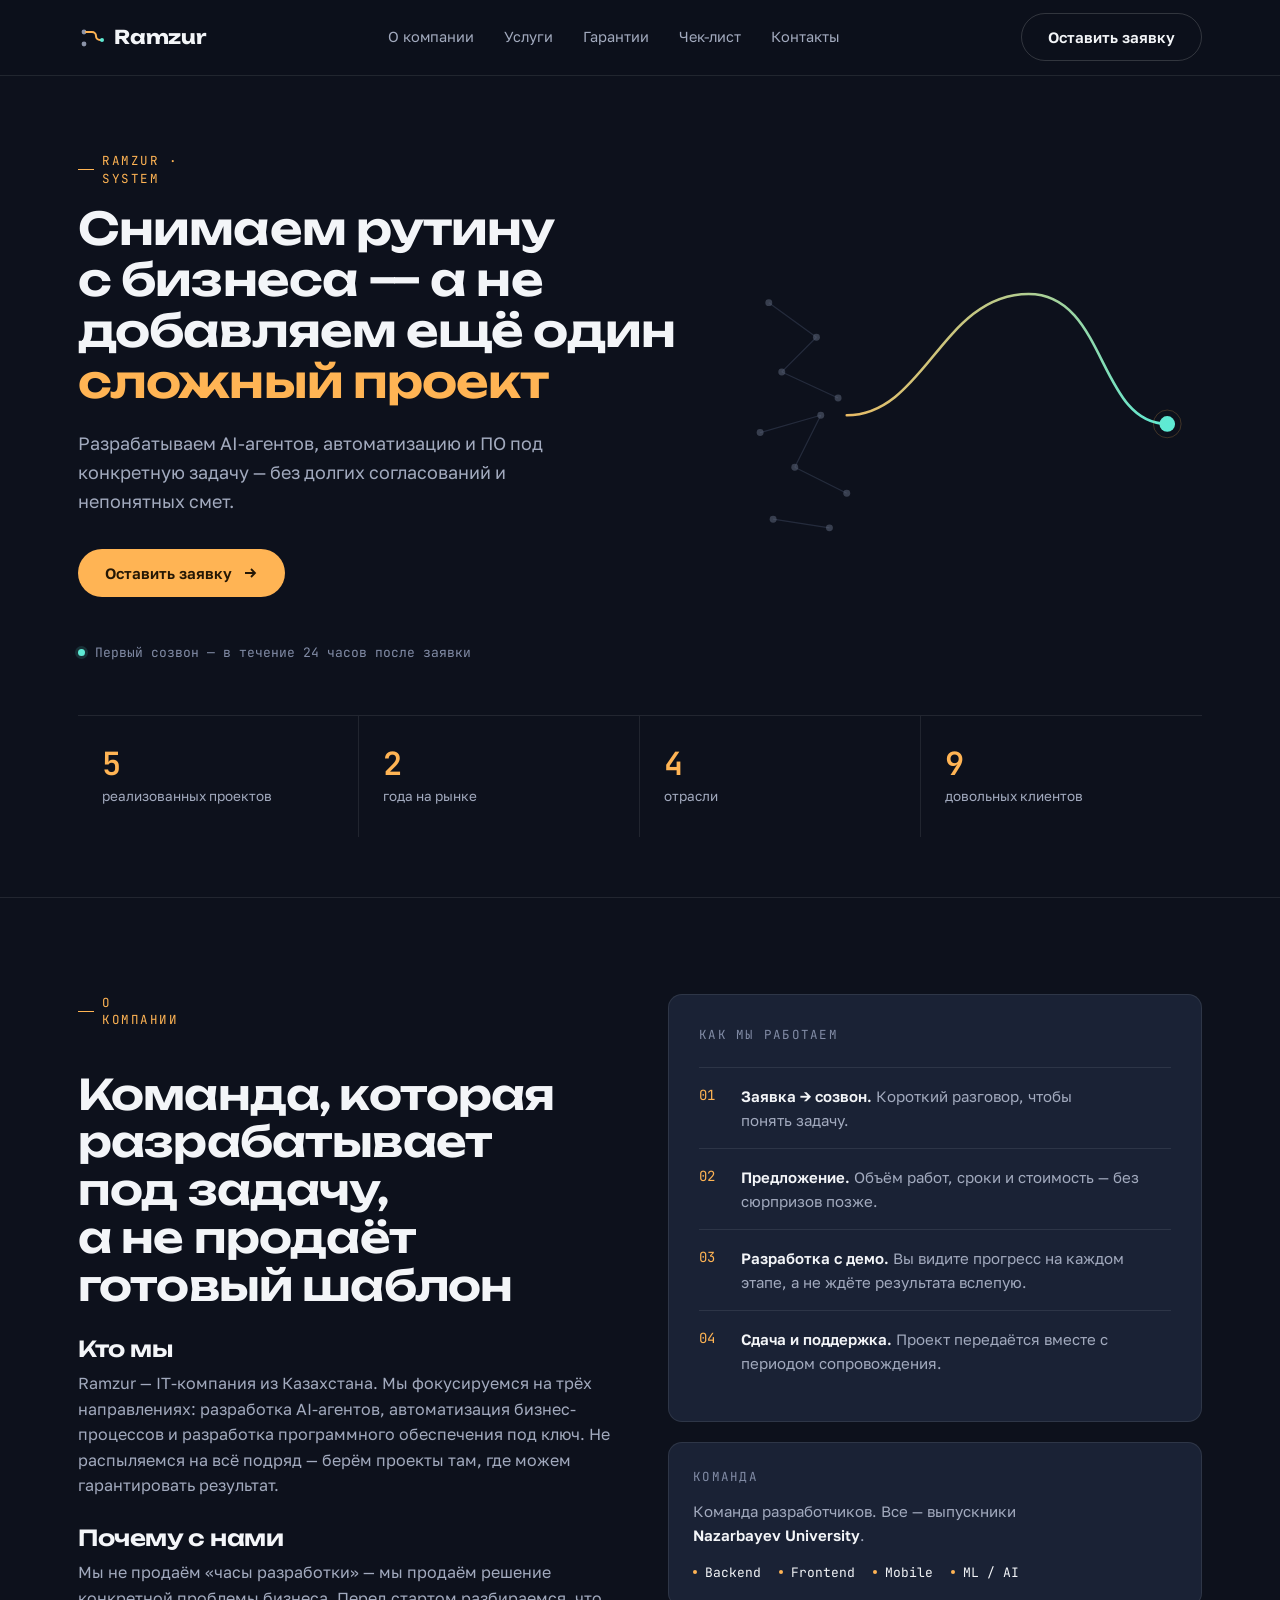
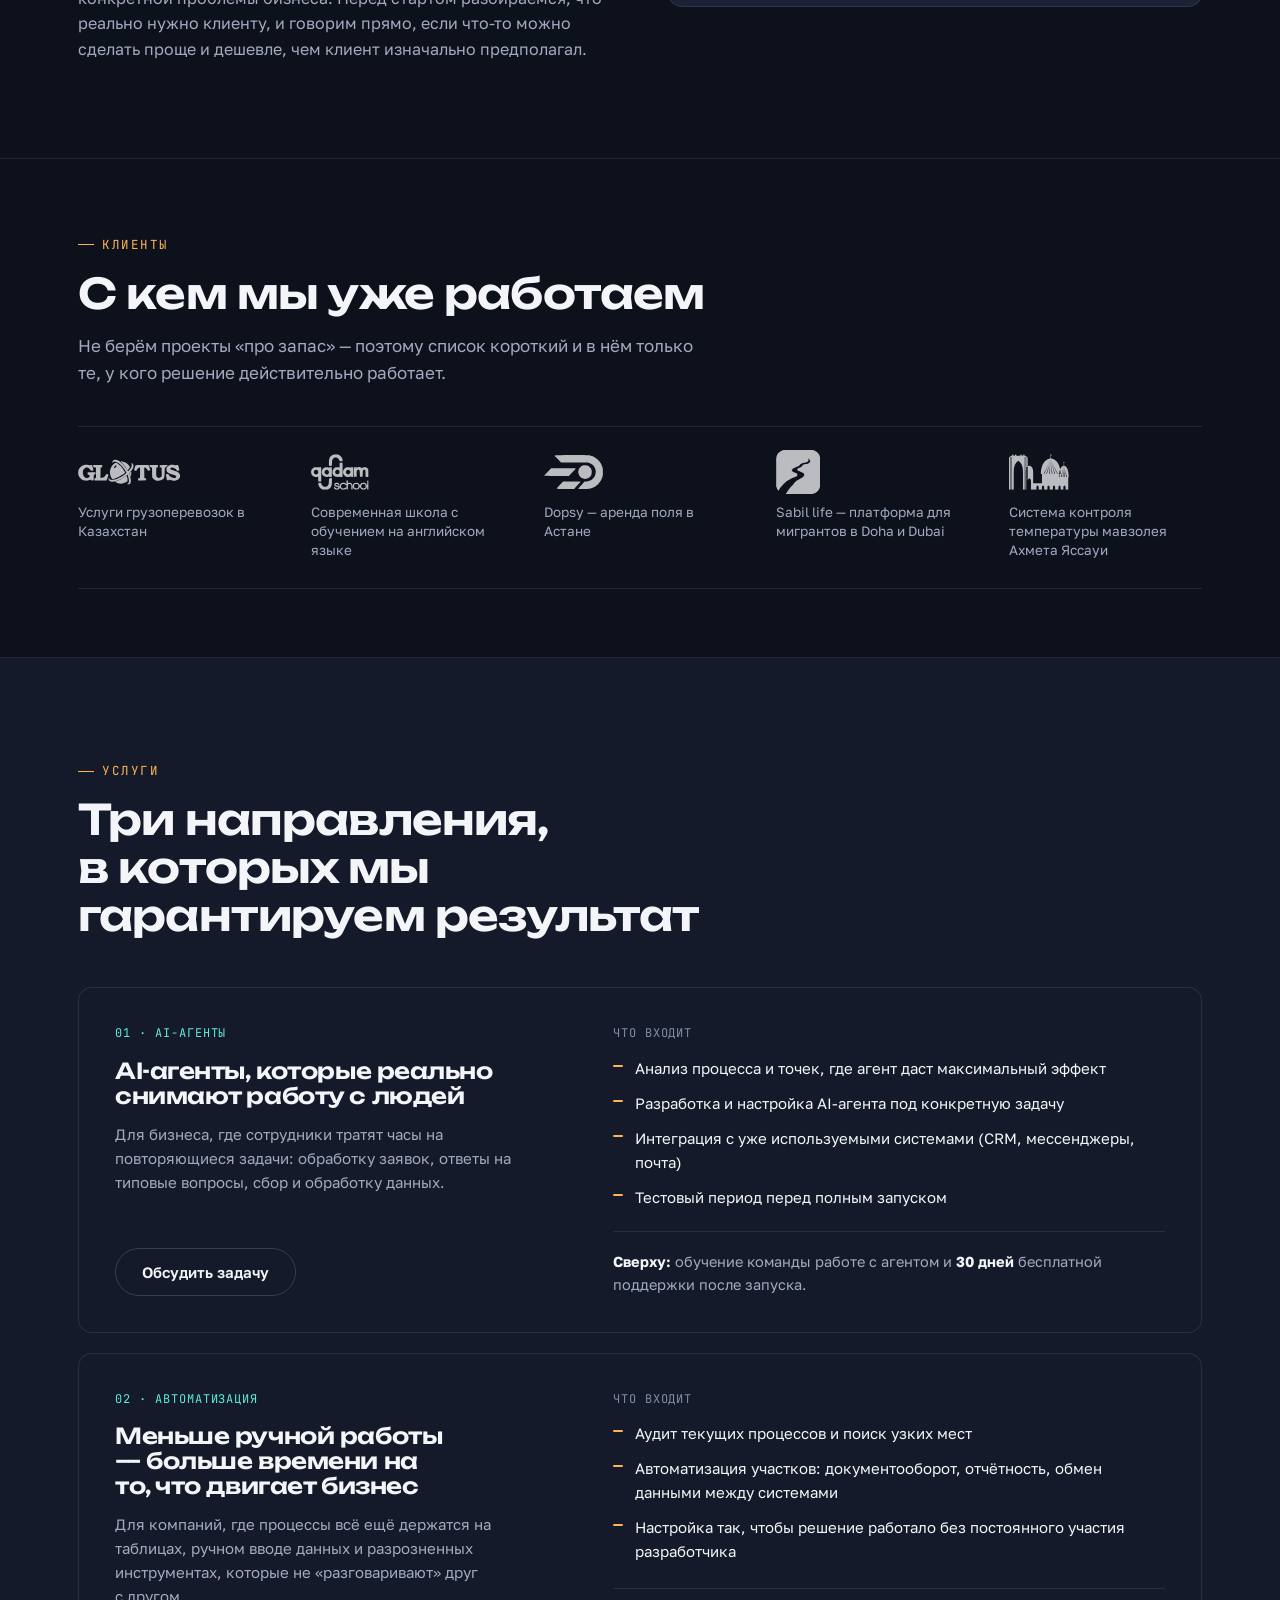
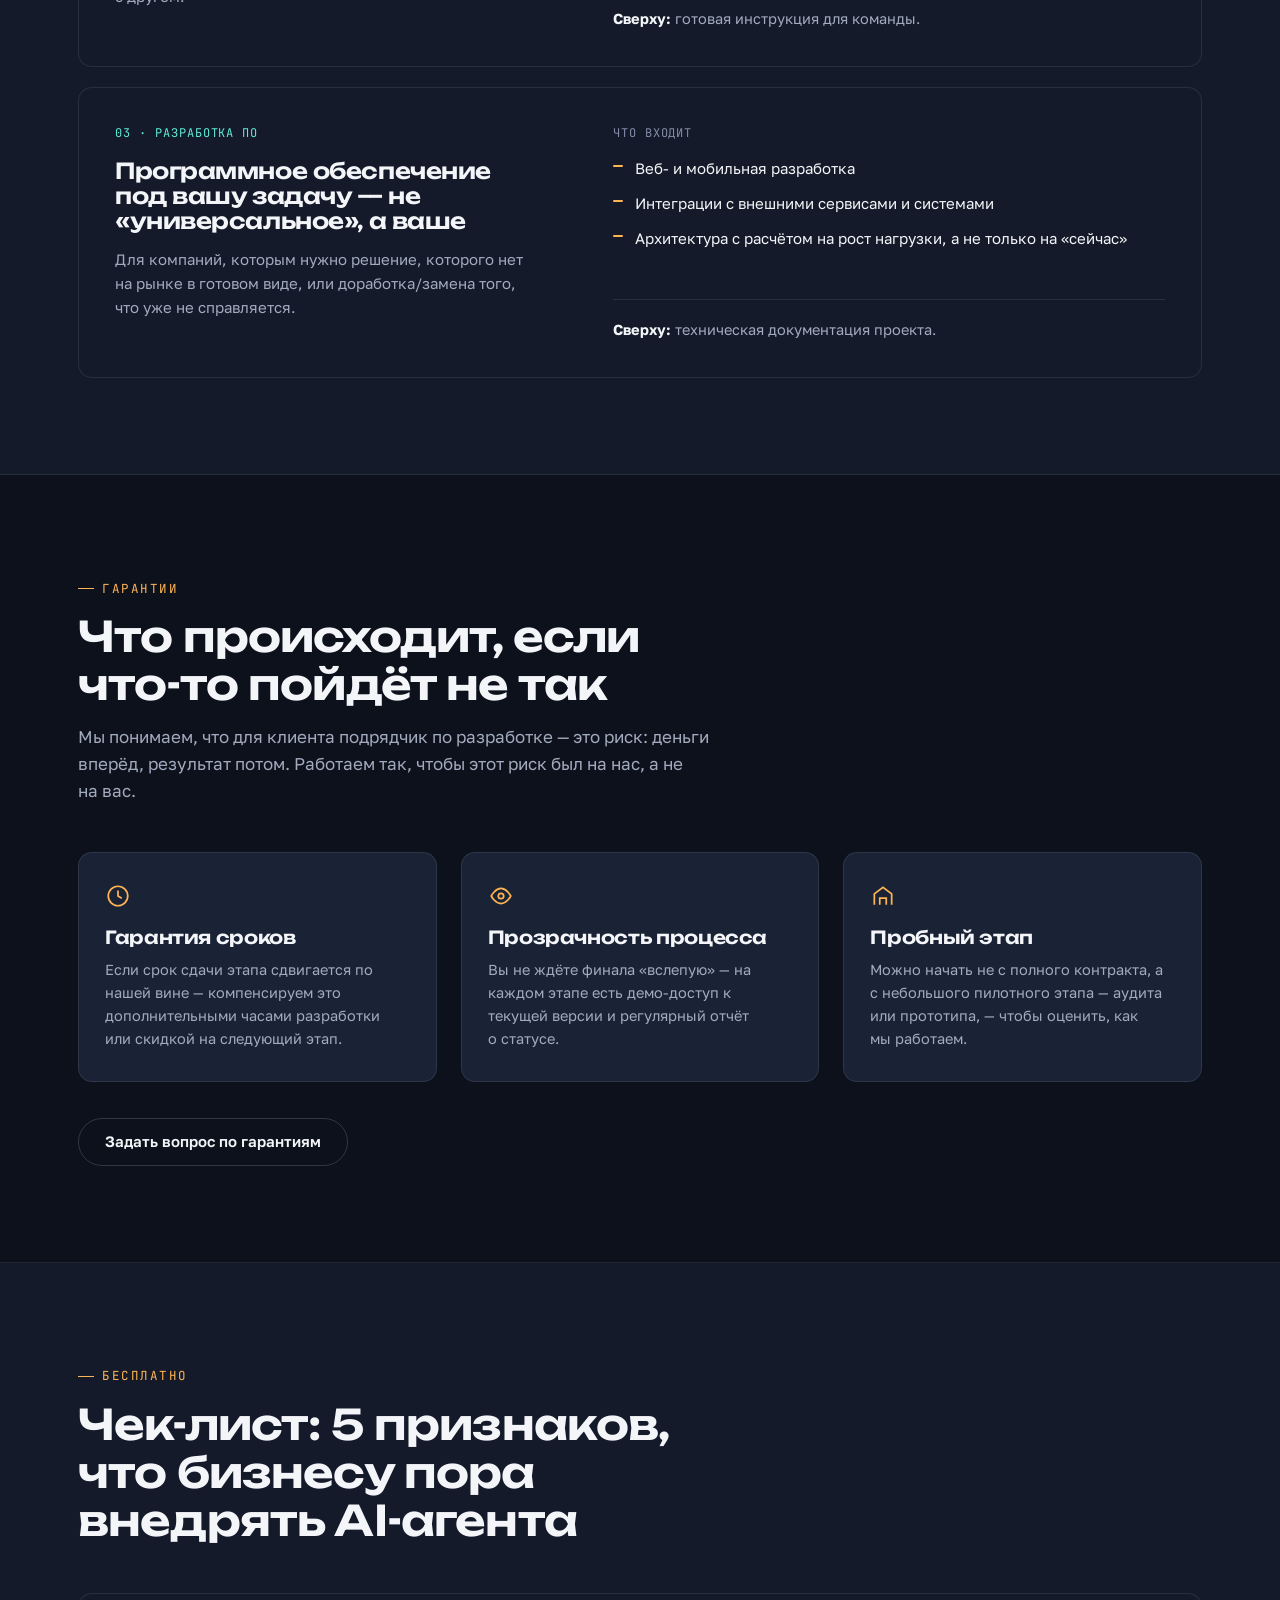
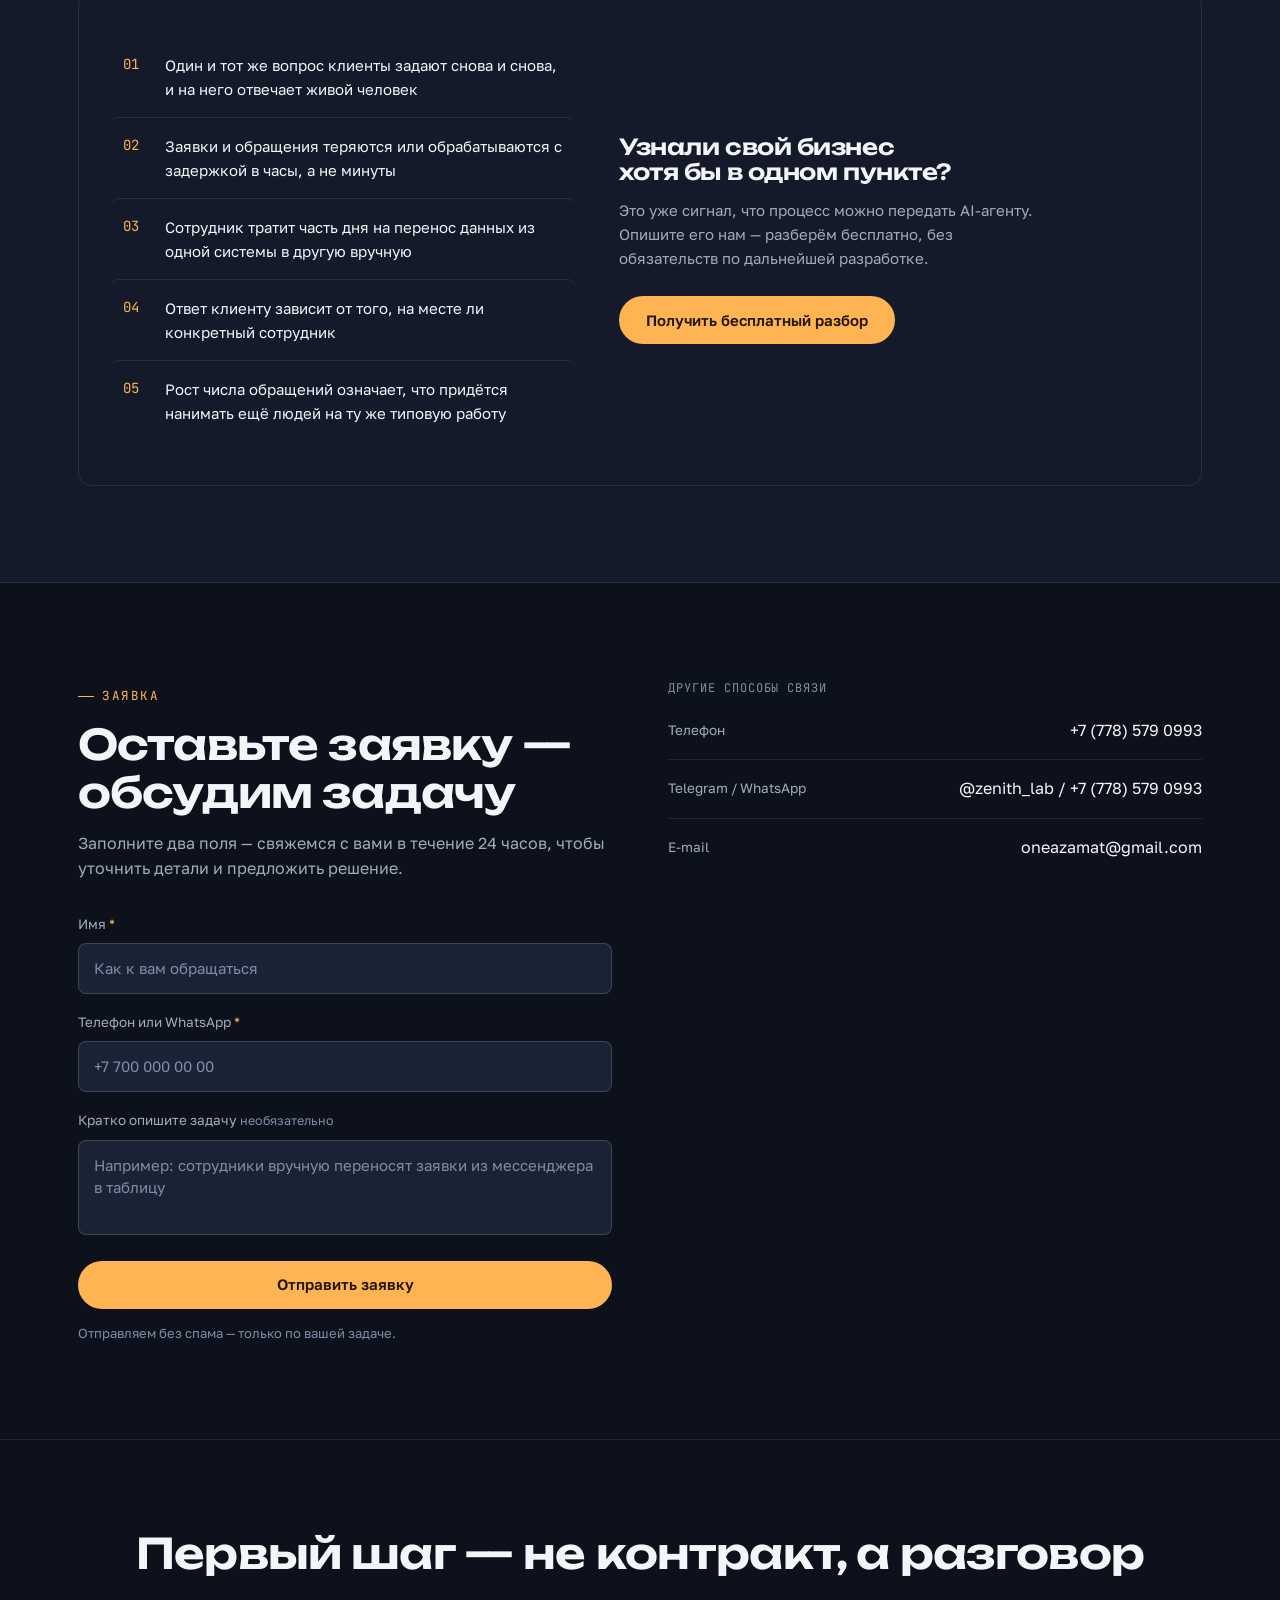
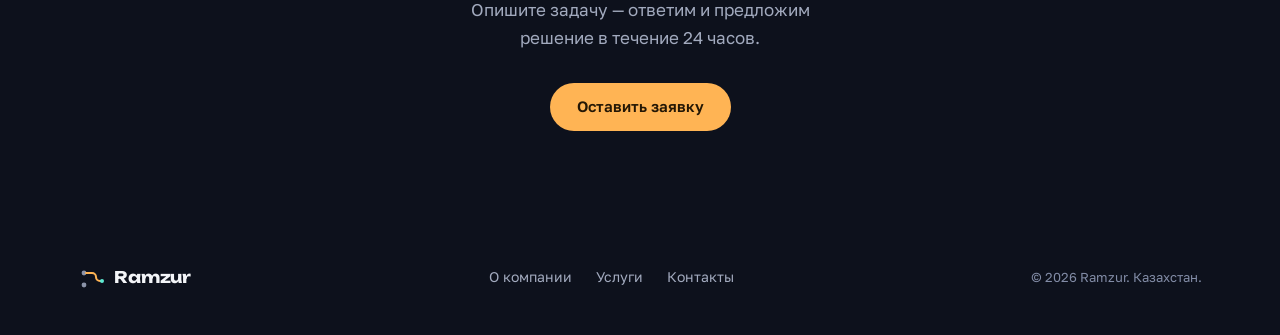
<file: index.html>
<!DOCTYPE html>
<html lang="ru">
<head>
<meta charset="UTF-8">
<meta name="viewport" content="width=device-width, initial-scale=1.0">
<title>Ramzur — автоматизация и AI-агенты для бизнеса</title>
<meta name="description" content="Разрабатываем AI-агентов, автоматизацию процессов и ПО под задачу. Первый созвон — в течение 24 часов после заявки.">

<!--
  ============================================================
  CHECKLIST-BEFORE-LAUNCH

  Заполнено: цифры в шапке, карточка «Команда», бонусы всех трёх
  услуг, формулировка гарантии сроков, контакты, логотипы клиентов.

  Осталось одно, но блокирующее:

  1. Задать переменные окружения в Vercel:
       Project → Settings → Environment Variables
         TELEGRAM_BOT_TOKEN = токен от @BotFather
         TELEGRAM_CHAT_ID   = id группы (отрицательный)
     Добавить для Production, Preview и Development, затем
     сделать Redeploy: переменные подхватываются только при
     новом деплое.

     Отправка заявок уже реализована и протестирована. Токена в
     этом файле и в script.js НЕТ — заявка уходит на /api/lead
     (файл api/lead.js), токен живёт только на сервере. Без
     переменных формы показывают ошибку вместо отправки —
     специально, чтобы ненастроенный деплой нельзя было выложить
     незаметно и молча терять заявки.

     Подробности — в README, раздел «Отправка заявок в Telegram».

  Отложено сознательно:

  2. Раздел «Портфолио/кейсы» не включён (по договорённости на
     этапе текста). При готовности кейсов его можно добавить
     между блоками #clients и #services, сохранив ту же сетку
     карточек, что в #services.
  ============================================================
-->

<meta name="color-scheme" content="dark">
<meta name="theme-color" content="#0D111C">

<!--
  Иконка вкладки. Три файла закрывают всё:
    favicon.svg          — современные браузеры, масштабируется без потерь
    favicon.ico          — Safari, старые браузеры и Windows (16 + 32 внутри)
    apple-touch-icon.png — иконка сайта на домашнем экране iOS (180x180)
  .ico и .png генерируются из favicon.svg командой `node build-icons.mjs`,
  руками их править не нужно.
-->
<link rel="icon" href="favicon.ico" sizes="32x32">
<link rel="icon" href="favicon.svg" type="image/svg+xml">
<link rel="apple-touch-icon" href="apple-touch-icon.png">

<link rel="preconnect" href="https://fonts.googleapis.com">
<link rel="preconnect" href="https://fonts.gstatic.com" crossorigin>
<!-- only the weights actually used on the page are requested -->
<link href="https://fonts.googleapis.com/css2?family=Unbounded:wght@600;700&family=Golos+Text:wght@400;600;700&family=JetBrains+Mono:wght@400;600&display=swap" rel="stylesheet">

<link rel="stylesheet" href="style.css">

<!--
  Marks the document as JS-capable *before* first paint. The scroll-reveal
  system only hides content when this class is present, so with JS disabled
  (or in a crawler / headless renderer where transitions never fire) the page
  renders fully visible instead of shipping blank sections.
-->
<script>document.documentElement.classList.add('js');</script>
</head>
<body>
<a href="#main" class="skip-link">Перейти к содержимому</a>
<div class="scroll-progress" id="scrollProgress"><span class="scroll-progress-bar" id="scrollProgressBar"></span></div>

<!-- ============ NAV ============ -->
<header class="nav">
  <div class="wrap">
    <a href="#hero" class="logo">
      <svg viewBox="0 0 26 26" fill="none" aria-hidden="true"><circle cx="6" cy="20" r="2.4" fill="#8B93A8"/><circle cx="6" cy="8" r="2.4" fill="#8B93A8"/><path d="M8 8h6a4 4 0 0 1 4 4v0a4 4 0 0 0 4 4h2" stroke="#FFB454" stroke-width="2" stroke-linecap="round"/><circle cx="24" cy="16" r="2" fill="#5EEAD4"/></svg>
      Ramzur
    </a>
    <nav class="nav-links">
      <a href="#about">О компании</a>
      <a href="#services">Услуги</a>
      <a href="#guarantees">Гарантии</a>
      <a href="#checklist">Чек-лист</a>
      <a href="#contact">Контакты</a>
    </nav>
    <div class="nav-actions">
      <button type="button" class="btn btn-ghost nav-only js-open-modal"
        data-title="Оставьте заявку" data-sub="Заполните два поля — свяжемся с вами в течение 24 часов."
        data-placeholder="">Оставить заявку</button>
      <button type="button" class="nav-toggle" id="navToggle"
        aria-label="Меню" aria-expanded="false" aria-controls="mobileMenu">
        <svg viewBox="0 0 24 24" fill="none" stroke="currentColor" stroke-width="1.8"><path d="M3 6h18M3 12h18M3 18h18"/></svg>
      </button>
    </div>
  </div>
  <div class="mobile-menu" id="mobileMenu">
    <a href="#about">О компании</a>
    <a href="#services">Услуги</a>
    <a href="#guarantees">Гарантии</a>
    <a href="#checklist">Чек-лист</a>
    <a href="#contact">Контакты</a>
  </div>
</header>

<main id="main">

<!-- ============ HERO ============ -->
<section class="hero" id="hero">
  <div class="wrap hero-grid">
    <div class="hero-copy">
      <span class="eyebrow hero-in" style="--in:1">Ramzur · System</span>
      <h1 class="hero-in" style="--in:2">Снимаем рутину с бизнеса — а не добавляем ещё один <em>сложный проект</em></h1>
      <p class="hero-sub hero-in" style="--in:3">Разрабатываем AI-агентов, автоматизацию и ПО под конкретную задачу — без долгих согласований и непонятных смет.</p>
      <div class="hero-ctas hero-in" style="--in:4">
        <button type="button" class="btn btn-primary js-open-modal"
          data-title="Оставьте заявку" data-sub="Заполните два поля — свяжемся с вами в течение 24 часов."
          data-placeholder="Например: хотим сократить ручную работу в отделе заявок">
          Оставить заявку
          <svg viewBox="0 0 16 16" fill="none" stroke="currentColor" stroke-width="1.8" aria-hidden="true"><path d="M3 8h10M9 4l4 4-4 4"/></svg>
        </button>
      </div>
      <div class="hero-note hero-in" style="--in:5"><span class="dot"></span> Первый созвон — в течение 24 часов после заявки</div>
    </div>

    <div class="hero-visual" aria-hidden="true">
      <svg viewBox="16 30 524 322" fill="none">
        <!-- scattered "manual routine" nodes, left side -->
        <g class="chaos-group" stroke="#3A4258" stroke-width="1.4">
          <line class="chaos-line" style="--i:0" x1="40" y1="70" x2="95" y2="110"/>
          <line class="chaos-line" style="--i:1" x1="95" y1="110" x2="55" y2="150"/>
          <line class="chaos-line" style="--i:2" x1="55" y1="150" x2="120" y2="180"/>
          <line class="chaos-line" style="--i:3" x1="30" y1="220" x2="100" y2="200"/>
          <line class="chaos-line" style="--i:4" x1="100" y1="200" x2="70" y2="260"/>
          <line class="chaos-line" style="--i:5" x1="70" y1="260" x2="130" y2="290"/>
          <line class="chaos-line" style="--i:6" x1="45" y1="320" x2="110" y2="330"/>
        </g>
        <g fill="#5B6478">
          <circle class="chaos-dot" style="--i:0" cx="40" cy="70" r="4"/>
          <circle class="chaos-dot" style="--i:1" cx="95" cy="110" r="4"/>
          <circle class="chaos-dot" style="--i:2" cx="55" cy="150" r="4"/>
          <circle class="chaos-dot" style="--i:3" cx="120" cy="180" r="4"/>
          <circle class="chaos-dot" style="--i:4" cx="30" cy="220" r="4"/>
          <circle class="chaos-dot" style="--i:5" cx="100" cy="200" r="4"/>
          <circle class="chaos-dot" style="--i:6" cx="70" cy="260" r="4"/>
          <circle class="chaos-dot" style="--i:7" cx="130" cy="290" r="4"/>
          <circle class="chaos-dot" style="--i:8" cx="45" cy="320" r="4"/>
          <circle class="chaos-dot" style="--i:9" cx="110" cy="330" r="4"/>
        </g>

        <!-- the resolving flow line -->
        <path id="flowRoute" class="flow-path"
          d="M130 200 C 220 200, 240 60, 340 60 C 430 60, 420 210, 500 210"
          stroke="url(#flowGrad)" stroke-width="3" stroke-linecap="round" fill="none"
          pathLength="1"/>

        <!--
          A short bright segment that travels the finished route on a loop.
          It is the same "one continuous flow" idea the scroll-progress bar and
          the active-nav underline use, so the motif reads as one system.
        -->
        <path class="flow-signal"
          d="M130 200 C 220 200, 240 60, 340 60 C 430 60, 420 210, 500 210"
          stroke="#FFF3E0" stroke-width="3" stroke-linecap="round" fill="none"
          pathLength="100"/>

        <circle class="flow-node" cx="500" cy="210" r="9" fill="url(#flowGrad)"/>
        <circle class="flow-halo" cx="500" cy="210" r="16" fill="none" stroke="#FFB454" stroke-opacity="0.25" stroke-width="1"/>
        <circle class="pulse-ring" cx="500" cy="210" r="16" fill="none" stroke="#FFB454" stroke-width="1.2"/>

        <defs>
          <linearGradient id="flowGrad" x1="130" y1="60" x2="500" y2="210" gradientUnits="userSpaceOnUse">
            <stop offset="0" stop-color="#FFB454"/>
            <stop offset="1" stop-color="#5EEAD4"/>
          </linearGradient>
        </defs>
      </svg>
    </div>
  </div>

  <div class="wrap hero-stats">
    <!--
      УТОЧНИТЬ: заменить XX на реальные числа. Как только в .stat-num
      стоит число, оно само анимируется счётчиком при появлении в
      экране — просто уберите класс "ph" и впишите значение, напр.
      <span class="stat-num">48</span> или <span class="stat-num">120+</span>.
    -->
    <div class="stats">
      <div class="stat reveal" style="--i:0"><span class="stat-num">5</span><span class="stat-label">реализованных проектов</span></div>
      <div class="stat reveal" style="--i:1"><span class="stat-num">2</span><span class="stat-label">года на рынке</span></div>
      <div class="stat reveal" style="--i:2"><span class="stat-num">4</span><span class="stat-label">отрасли</span></div>
      <div class="stat reveal" style="--i:3"><span class="stat-num">9</span><span class="stat-label">довольных клиентов</span></div>
    </div>
  </div>
</section>

<!-- ============ ABOUT ============ -->
<section class="section" id="about">
  <div class="wrap about-grid">
    <div class="about-copy reveal">
      <span class="eyebrow">О компании</span>
      <h2>Команда, которая разрабатывает под задачу, а не продаёт готовый шаблон</h2>
      <div>
        <h3>Кто мы</h3>
        <p class="muted">Ramzur — IT-компания из Казахстана. Мы фокусируемся на трёх направлениях: разработка AI-агентов, автоматизация бизнес-процессов и разработка программного обеспечения под ключ. Не распыляемся на всё подряд — берём проекты там, где можем гарантировать результат.</p>
      </div>
      <div>
        <h3>Почему с нами</h3>
        <p class="muted">Мы не продаём «часы разработки» — мы продаём решение конкретной проблемы бизнеса. Перед стартом разбираемся, что реально нужно клиенту, и говорим прямо, если что-то можно сделать проще и дешевле, чем клиент изначально предполагал.</p>
      </div>
    </div>

    <div class="about-side">
      <div class="method reveal">
        <div class="method-title">Как мы работаем</div>
        <div class="method-step" style="--i:0"><span class="n">01</span><p><strong>Заявка → созвон.</strong> Короткий разговор, чтобы понять задачу.</p></div>
        <div class="method-step" style="--i:1"><span class="n">02</span><p><strong>Предложение.</strong> Объём работ, сроки и стоимость — без сюрпризов позже.</p></div>
        <div class="method-step" style="--i:2"><span class="n">03</span><p><strong>Разработка с демо.</strong> Вы видите прогресс на каждом этапе, а не ждёте результата вслепую.</p></div>
        <div class="method-step" style="--i:3"><span class="n">04</span><p><strong>Сдача и поддержка.</strong> Проект передаётся вместе с периодом сопровождения.</p></div>
      </div>

      <div class="team-card reveal" style="--i:1">
        <p class="team-card-title">Команда</p>
        <p class="team-card-body">Команда разработчиков. Все — выпускники <strong>Nazarbayev University</strong>.</p>
        <ul class="team-disciplines">
          <li>Backend</li>
          <li>Frontend</li>
          <li>Mobile</li>
          <li>ML&nbsp;/&nbsp;AI</li>
        </ul>
      </div>
    </div>
  </div>
</section>

<!-- ============ CLIENTS / SOCIAL PROOF ============
  Каждая запись = логотип + чем занимается клиент. Второе здесь не
  украшение: оно превращает набор логотипов в конкретное утверждение
  («работаем в логистике»), а не в безымянную «стену доверия».

  КАК ДОБАВИТЬ ЕЩЁ ОДНОГО КЛИЕНТА:
    1. Положить логотип в  assets/logos/  — SVG с прозрачным фоном.
       Непрозрачная подложка превратится в белый прямоугольник:
       логотипы приводятся к одному белому цвету, см. .client-logo.
    2. Скопировать любой существующий <li class="client">, поменять
       src и alt у <img>, вписать описание в .client-industry.
    3. ВАЖНО: поменять число колонок в .client-wall (style.css) —
       сейчас там repeat(5, …) под пять логотипов. Иначе в ряду
       останется пустая колонка.
    4. Пересчитать --logo-scale для нового логотипа: одинаковая
       высота ещё не значит одинаковый вес. Широкий текстовый
       логотип занимает в разы больше площади, чем квадратный знак.
       Значения для текущих пяти — в style.css, копировать их на
       новый логотип нельзя.

  Если логотипа пока нет, вместо <img> можно поставить заглушку:
    <div class="client-mark client-mark--empty">логотип</div>
============================================================ -->
<section class="section section--tight" id="clients">
  <div class="wrap">
    <div class="section-head clients-head reveal">
      <span class="eyebrow">Клиенты</span>
      <h2>С кем мы уже работаем</h2>
      <p>Не берём проекты «про запас» — поэтому список короткий и в нём только те, у кого решение действительно работает.</p>
    </div>

    <div class="client-wall-clip reveal">
      <ul class="client-wall">
        <li class="client" style="--i:0">
          <!-- <div class="client-mark client-mark--empty">логотип</div> -->
          <img class="client-logo" src="assets/logos/client-glotus.svg" alt="Glotus Ltd." width="160" height="40" loading="lazy" decoding="async">
          <span class="client-industry">Услуги грузоперевозок в Казахстан</span>
        </li>
        <li class="client" style="--i:1">
          <img class="client-logo" src="assets/logos/client-qadam.svg" alt="Qadam School" width="160" height="40" loading="lazy" decoding="async">
          <span class="client-industry">Современная школа с обучением на английском языке</span>
        </li>
        <li class="client" style="--i:2">
          <img class="client-logo" src="assets/logos/client-dopsy.svg" alt="Dopsy Arena" width="160" height="40" loading="lazy" decoding="async">
          <span class="client-industry">Dopsy — аренда поля в Астане</span>
        </li>
        <li class="client" style="--i:3">
          <img class="client-logo" src="assets/logos/client-sabil.svg" alt="Sabil Life" width="160" height="40" loading="lazy" decoding="async">
          <span class="client-industry">Sabil life — платформа для мигрантов в Doha и Dubai</span>
        </li>
        <li class="client" style="--i:4">
          <img class="client-logo" src="assets/logos/client-yassawi.svg" alt="Akhmet Yassawi" width="160" height="40" loading="lazy" decoding="async">
          <span class="client-industry">Система контроля температуры мавзолея Ахмета Яссауи</span>
        </li>
      </ul>
    </div>

  </div>
</section>

<!-- ============ SERVICES ============ -->
<section class="section section--alt" id="services">
  <div class="wrap">
    <div class="section-head reveal">
      <span class="eyebrow">Услуги</span>
      <h2>Три направления, в которых мы гарантируем результат</h2>
    </div>

    <div class="service-list">
      <!-- 3.1 AI agents -->
      <div class="service reveal" style="--i:0">
        <div class="service-lead">
          <span class="service-tag">01 · AI-агенты</span>
          <h3>AI-агенты, которые реально снимают работу с людей</h3>
          <p class="service-for">Для бизнеса, где сотрудники тратят часы на повторяющиеся задачи: обработку заявок, ответы на типовые вопросы, сбор и обработку данных.</p>
          <button type="button" class="btn btn-ghost service-cta js-open-modal"
            data-title="Обсудим AI-агента для вашей задачи" data-sub="Опишите процесс — скажем прямо, поможет ли здесь AI-агент и что для этого нужно."
            data-placeholder="Например: хотим автоматизировать ответы на частые вопросы клиентов">Обсудить задачу</button>
        </div>
        <div class="service-detail">
          <p class="stack-label">Что входит</p>
          <ul class="stack-list">
            <li>Анализ процесса и точек, где агент даст максимальный эффект</li>
            <li>Разработка и настройка AI-агента под конкретную задачу</li>
            <li>Интеграция с уже используемыми системами (CRM, мессенджеры, почта)</li>
            <li>Тестовый период перед полным запуском</li>
          </ul>
          <div class="bonus"><b>Сверху:</b> обучение команды работе с агентом и <b>30 дней</b> бесплатной поддержки после запуска.</div>
        </div>
      </div>

      <!-- 3.2 Automation -->
      <div class="service reveal" style="--i:1">
        <div class="service-lead">
          <span class="service-tag">02 · Автоматизация</span>
          <h3>Меньше ручной работы — больше времени на то, что двигает бизнес</h3>
          <p class="service-for">Для компаний, где процессы всё ещё держатся на таблицах, ручном вводе данных и разрозненных инструментах, которые не «разговаривают» друг с другом.</p>
        </div>
        <div class="service-detail">
          <p class="stack-label">Что входит</p>
          <ul class="stack-list">
            <li>Аудит текущих процессов и поиск узких мест</li>
            <li>Автоматизация участков: документооборот, отчётность, обмен данными между системами</li>
            <li>Настройка так, чтобы решение работало без постоянного участия разработчика</li>
          </ul>
          <div class="bonus">
            <b>Сверху:</b> готовая инструкция для команды.
          </div>
        </div>
      </div>

      <!-- 3.3 Custom software -->
      <div class="service reveal" style="--i:2">
        <div class="service-lead">
          <span class="service-tag">03 · Разработка ПО</span>
          <h3>Программное обеспечение под вашу задачу — не «универсальное», а ваше</h3>
          <p class="service-for">Для компаний, которым нужно решение, которого нет на рынке в готовом виде, или доработка/замена того, что уже не справляется.</p>
        </div>
        <div class="service-detail">
          <p class="stack-label">Что входит</p>
          <ul class="stack-list">
            <li>Веб- и мобильная разработка</li>
            <li>Интеграции с внешними сервисами и системами</li>
            <li>Архитектура с расчётом на рост нагрузки, а не только на «сейчас»</li>
          </ul>
          <div class="bonus">
            <b>Сверху:</b> техническая документация проекта.
          </div>
        </div>
      </div>
    </div>
  </div>
</section>

<!-- ============ GUARANTEES ============ -->
<section class="section" id="guarantees">
  <div class="wrap">
    <div class="section-head reveal">
      <span class="eyebrow">Гарантии</span>
      <h2>Что происходит, если что-то пойдёт не так</h2>
      <p>Мы понимаем, что для клиента подрядчик по разработке — это риск: деньги вперёд, результат потом. Работаем так, чтобы этот риск был на нас, а не на вас.</p>
    </div>

    <div class="guarantee-grid">
      <div class="guarantee reveal" style="--i:0">
        <svg viewBox="0 0 24 24" fill="none" stroke="currentColor" stroke-width="1.6" aria-hidden="true"><circle cx="12" cy="12" r="9"/><path d="M12 7v5l3.5 2"/></svg>
        <h3>Гарантия сроков</h3>
        <p>Если срок сдачи этапа сдвигается по нашей вине — компенсируем это дополнительными часами разработки или скидкой на следующий этап.</p>
      </div>
      <div class="guarantee reveal" style="--i:1">
        <svg viewBox="0 0 24 24" fill="none" stroke="currentColor" stroke-width="1.6" aria-hidden="true"><path d="M3 12s3.5-7 9-7 9 7 9 7-3.5 7-9 7-9-7-9-7Z"/><circle cx="12" cy="12" r="2.5"/></svg>
        <h3>Прозрачность процесса</h3>
        <p>Вы не ждёте финала «вслепую» — на каждом этапе есть демо-доступ к текущей версии и регулярный отчёт о статусе.</p>
      </div>
      <div class="guarantee reveal" style="--i:2">
        <svg viewBox="0 0 24 24" fill="none" stroke="currentColor" stroke-width="1.6" aria-hidden="true"><path d="M4 20V10l8-6 8 6v10"/><path d="M9 20v-6h6v6"/></svg>
        <h3>Пробный этап</h3>
        <p>Можно начать не с полного контракта, а с небольшого пилотного этапа — аудита или прототипа, — чтобы оценить, как мы работаем.</p>
      </div>
    </div>

    <div class="guarantee-cta reveal">
      <button type="button" class="btn btn-ghost js-open-modal"
        data-title="Вопрос по гарантиям" data-sub="Опишите, что хотите уточнить — ответим до звонка."
        data-placeholder="Например: как оформляется гарантия сроков?">Задать вопрос по гарантиям</button>
    </div>
  </div>
</section>

<!-- ============ LEAD MAGNET / CHECKLIST ============ -->
<section class="section section--alt" id="checklist">
  <div class="wrap">
    <div class="section-head reveal">
      <span class="eyebrow">Бесплатно</span>
      <h2>Чек-лист: 5 признаков, что бизнесу пора внедрять AI-агента</h2>
    </div>

    <div class="checklist-panel reveal">
      <ol class="checklist-items">
        <li class="reveal" style="--i:0"><span class="num">01</span><span>Один и тот же вопрос клиенты задают снова и снова, и на него отвечает живой человек</span></li>
        <li class="reveal" style="--i:1"><span class="num">02</span><span>Заявки и обращения теряются или обрабатываются с задержкой в часы, а не минуты</span></li>
        <li class="reveal" style="--i:2"><span class="num">03</span><span>Сотрудник тратит часть дня на перенос данных из одной системы в другую вручную</span></li>
        <li class="reveal" style="--i:3"><span class="num">04</span><span>Ответ клиенту зависит от того, на месте ли конкретный сотрудник</span></li>
        <li class="reveal" style="--i:4"><span class="num">05</span><span>Рост числа обращений означает, что придётся нанимать ещё людей на ту же типовую работу</span></li>
      </ol>
      <div class="checklist-side">
        <h3>Узнали свой бизнес хотя бы в одном пункте?</h3>
        <p>Это уже сигнал, что процесс можно передать AI-агенту. Опишите его нам — разберём бесплатно, без обязательств по дальнейшей разработке.</p>
        <button type="button" class="btn btn-primary js-open-modal checklist-cta"
          data-title="Бесплатный разбор вашего процесса" data-sub="Опишите процесс — посмотрим, что можно передать AI-агенту, без обязательств."
          data-placeholder="Например: обработка заявок в мессенджере занимает часы каждый день">Получить бесплатный разбор</button>
      </div>
    </div>
  </div>
</section>

<!-- ============ CONTACT ============ -->
<section class="section" id="contact">
  <div class="wrap contact-grid reveal">
    <div class="contact-form-col">
      <span class="eyebrow">Заявка</span>
      <h2 class="contact-title">Оставьте заявку — обсудим задачу</h2>
      <p class="muted contact-intro">Заполните два поля — свяжемся с вами в течение 24 часов, чтобы уточнить детали и предложить решение.</p>

      <div class="form-success" id="formSuccess" role="status" aria-live="polite" tabindex="-1">
        <svg class="form-success-mark" viewBox="0 0 24 24" fill="none" stroke="currentColor" stroke-width="2" stroke-linecap="round" stroke-linejoin="round" aria-hidden="true"><path d="M4 12.5 9.5 18 20 6.5"/></svg>
        <span>Заявка получена. Свяжемся с вами в течение 24 часов.</span>
      </div>

      <!--
        Показывается, если отправка не удалась. Кроме повторной попытки
        сразу даёт прямые контакты: заявка не должна упираться в тупик
        из-за нашей сети или упавшего Telegram.
      -->
      <div class="form-error" id="formError" role="alert" hidden>
        <p class="form-error-title">Не удалось отправить заявку</p>
        <p>Нажмите «Отправить заявку» ещё раз или напишите нам напрямую:</p>
        <ul class="form-error-contacts">
          <li><a href="https://t.me/zenith_lab">Telegram&nbsp;@zenith_lab</a></li>
          <li><a href="tel:+77785790993">+7&nbsp;(778)&nbsp;579&nbsp;0993</a></li>
          <li><a href="mailto:oneazamat@gmail.com">oneazamat@gmail.com</a></li>
        </ul>
      </div>

      <form id="leadForm" novalidate>
        <!--
          Приманка для ботов: скрыта визуально, недоступна с клавиатуры и
          для скринридеров, поэтому заполнить её может только спам-бот,
          заполняющий все поля подряд. Не display:none — часть ботов
          такие поля пропускает.

          ВАЖНО про имя поля: оно НЕ должно совпадать с тем, что умеет
          подставлять автозаполнение браузера. Раньше здесь было
          name="company" — Chrome и Safari считают это полем «организация»
          из сохранённого профиля и заполняют его, ИГНОРИРУЯ
          autocomplete="off". В результате настоящий человек с сохранённой
          компанией определялся как бот: форма показывала «Заявка
          получена», а заявка не отправлялась. Не используйте здесь
          company / organization / name / email / tel / address / city.
        -->
        <div class="hp" aria-hidden="true">
          <label for="leadHp">Не заполняйте это поле</label>
          <input class="hp-field" type="text" id="leadHp" name="ramzur_hp"
                 tabindex="-1" autocomplete="off">
        </div>
        <div class="form-field">
          <label for="name">Имя <span class="req" aria-hidden="true">*</span></label>
          <input type="text" id="name" name="name" required aria-required="true"
            autocomplete="name" placeholder="Как к вам обращаться">
          <p class="field-error" id="nameError" hidden>Укажите, как к вам обращаться</p>
        </div>
        <div class="form-field">
          <label for="phone">Телефон или WhatsApp <span class="req" aria-hidden="true">*</span></label>
          <input type="tel" id="phone" name="phone" required aria-required="true"
            autocomplete="tel" inputmode="tel" placeholder="+7 700 000 00 00">
          <p class="field-error" id="phoneError" hidden>Укажите номер, на который можно позвонить или написать</p>
        </div>
        <div class="form-field">
          <label for="task">Кратко опишите задачу <span class="opt">необязательно</span></label>
          <textarea id="task" name="task" rows="3" data-autogrow maxlength="3000"
            placeholder="Например: сотрудники вручную переносят заявки из мессенджера в таблицу"></textarea>
        </div>
        <button type="submit" class="btn btn-primary btn-block">Отправить заявку</button>
        <p class="form-note">Отправляем без спама — только по вашей задаче.</p>
      </form>
    </div>

    <div class="contact-alt-col">
      <p class="stack-label alt-contacts-label">Другие способы связи</p>
      <div class="alt-contacts">
        <div class="alt-contact"><span class="label">Телефон</span><span>+7 (778) 579 0993</span></div>
        <div class="alt-contact"><span class="label">Telegram / WhatsApp</span><span>@zenith_lab / +7 (778) 579 0993</span></div>
        <div class="alt-contact"><span class="label">E-mail</span><span>oneazamat@gmail.com</span></div>
      </div>
    </div>
  </div>
</section>

<!-- ============ FINAL CTA ============ -->
<section class="cta-final">
  <div class="wrap reveal">
    <h2>Первый шаг — не контракт, а разговор</h2>
    <p>Опишите задачу — ответим и предложим решение в течение 24 часов.</p>
    <div class="hero-ctas">
      <button type="button" class="btn btn-primary js-open-modal"
        data-title="Оставьте заявку" data-sub="Заполните два поля — свяжемся с вами в течение 24 часов."
        data-placeholder="">Оставить заявку</button>
    </div>
  </div>
</section>

</main>

<!-- ============ FOOTER ============ -->
<footer>
  <div class="wrap">
    <div class="logo logo--sm">
      <svg viewBox="0 0 26 26" width="20" height="20" fill="none" aria-hidden="true"><circle cx="6" cy="20" r="2.4" fill="#8B93A8"/><circle cx="6" cy="8" r="2.4" fill="#8B93A8"/><path d="M8 8h6a4 4 0 0 1 4 4v0a4 4 0 0 0 4 4h2" stroke="#FFB454" stroke-width="2" stroke-linecap="round"/><circle cx="24" cy="16" r="2" fill="#5EEAD4"/></svg>
      Ramzur
    </div>
    <div class="footer-links">
      <a href="#about">О компании</a>
      <a href="#services">Услуги</a>
      <a href="#contact">Контакты</a>
    </div>
    <div class="footer-copy">© 2026 Ramzur. Казахстан.</div>
  </div>
</footer>

<script src="script.js" defer></script>

<!--
  ============================================================
  CHECKLIST-BEFORE-LAUNCH — всё, что нужно вставить от Ramzur:

  1. Услуга «AI-агенты» → бонус: количество дней поддержки.
  2. Услуга «Автоматизация» → бонус: выбрать один вариант
     (инструкция для команды / аудит второго процесса).
  3. Услуга «Разработка ПО» → бонус: выбрать один вариант
     (техдокументация / период гарантийной поддержки).
  4. Гарантия сроков — согласовать точную юридическую
     формулировку условий компенсации.
  5. Контакты: телефон, Telegram/WhatsApp, e-mail.
  6. Раздел «Клиенты»: 4–6 логотипов (SVG, прозрачный фон)
     в assets/logos/ + отрасль каждого клиента. Обязательно
     письменное согласие клиента на публикацию логотипа.
     Пошаговая инструкция — в комментарии над разделом
     CLIENTS / SOCIAL PROOF в этом файле.
  7. Подключить форму заявки к реальному каналу приёма
     заявок (см. TODO-BACKEND в <script> выше).
  8. Раздел «Портфолио/кейсы» намеренно не включён (по
     договорённости) — при готовности кейсов его можно
     добавить между блоками #about и #services, сохранив
     ту же сетку карточек, что в #services.
  ============================================================
-->

<!-- ============ LEAD MODAL (opens from CTA buttons across the page) ============ -->
<div class="modal-overlay" id="modalOverlay" hidden>
  <div class="modal" role="dialog" aria-modal="true"
       aria-labelledby="modalTitle" aria-describedby="modalSub">
    <button type="button" class="modal-close" id="modalClose" aria-label="Закрыть">
      <svg viewBox="0 0 24 24" fill="none" stroke="currentColor" stroke-width="1.8" aria-hidden="true"><path d="M6 6l12 12M18 6L6 18"/></svg>
    </button>

    <!--
      Title and subtitle are rewritten per CTA (data-title / data-sub on the
      button). The wrapper reserves a fixed minimum height so a longer title
      cannot resize and re-centre the dialog between openings — the header
      block stays put and only the text crossfades in.
    -->
    <div class="modal-head">
      <h3 id="modalTitle">Оставьте заявку</h3>
      <p id="modalSub" class="muted modal-sub">Заполните два поля — свяжемся с вами в течение 24 часов.</p>
    </div>

    <div class="modal-body">
      <div class="form-success" id="modalSuccess" role="status" aria-live="polite" tabindex="-1">
        <svg class="form-success-mark" viewBox="0 0 24 24" fill="none" stroke="currentColor" stroke-width="2" stroke-linecap="round" stroke-linejoin="round" aria-hidden="true"><path d="M4 12.5 9.5 18 20 6.5"/></svg>
        <span>Заявка получена. Свяжемся с вами в течение 24 часов.</span>
      </div>

        <!--
          Показывается, если отправка не удалась. Кроме повторной попытки
          сразу даёт прямые контакты: заявка не должна упираться в тупик
          из-за нашей сети или упавшего Telegram.
        -->
        <div class="form-error" id="modalError" role="alert" hidden>
          <p class="form-error-title">Не удалось отправить заявку</p>
          <p>Нажмите «Отправить заявку» ещё раз или напишите нам напрямую:</p>
          <ul class="form-error-contacts">
            <li><a href="https://t.me/zenith_lab">Telegram&nbsp;@zenith_lab</a></li>
            <li><a href="tel:+77785790993">+7&nbsp;(778)&nbsp;579&nbsp;0993</a></li>
            <li><a href="mailto:oneazamat@gmail.com">oneazamat@gmail.com</a></li>
          </ul>
        </div>

      <form id="modalForm" novalidate>
        <!--
          Приманка для ботов: скрыта визуально, недоступна с клавиатуры и
          для скринридеров, поэтому заполнить её может только спам-бот,
          заполняющий все поля подряд. Не display:none — часть ботов
          такие поля пропускает.

          ВАЖНО про имя поля: оно НЕ должно совпадать с тем, что умеет
          подставлять автозаполнение браузера. Раньше здесь было
          name="company" — Chrome и Safari считают это полем «организация»
          из сохранённого профиля и заполняют его, ИГНОРИРУЯ
          autocomplete="off". В результате настоящий человек с сохранённой
          компанией определялся как бот: форма показывала «Заявка
          получена», а заявка не отправлялась. Не используйте здесь
          company / organization / name / email / tel / address / city.
        -->
        <div class="hp" aria-hidden="true">
          <label for="modalHp">Не заполняйте это поле</label>
          <input class="hp-field" type="text" id="modalHp" name="ramzur_hp"
                 tabindex="-1" autocomplete="off">
        </div>
        <div class="form-field">
          <label for="modalName">Имя <span class="req" aria-hidden="true">*</span></label>
          <input type="text" id="modalName" name="name" required aria-required="true"
            autocomplete="name" placeholder="Как к вам обращаться">
          <p class="field-error" id="modalNameError" hidden>Укажите, как к вам обращаться</p>
        </div>
        <div class="form-field">
          <label for="modalPhone">Телефон или WhatsApp <span class="req" aria-hidden="true">*</span></label>
          <input type="tel" id="modalPhone" name="phone" required aria-required="true"
            autocomplete="tel" inputmode="tel" placeholder="+7 700 000 00 00">
          <p class="field-error" id="modalPhoneError" hidden>Укажите номер, на который можно позвонить или написать</p>
        </div>
        <div class="form-field">
          <label for="modalTask">Кратко опишите задачу <span class="opt">необязательно</span></label>
          <textarea id="modalTask" name="task" rows="3" data-autogrow maxlength="3000"></textarea>
        </div>
        <button type="submit" class="btn btn-primary btn-block">Отправить заявку</button>
        <p class="form-note">Отправляем без спама — только по вашей задаче.</p>
      </form>
    </div>
  </div>
</div>

</body>
</html>
</file>
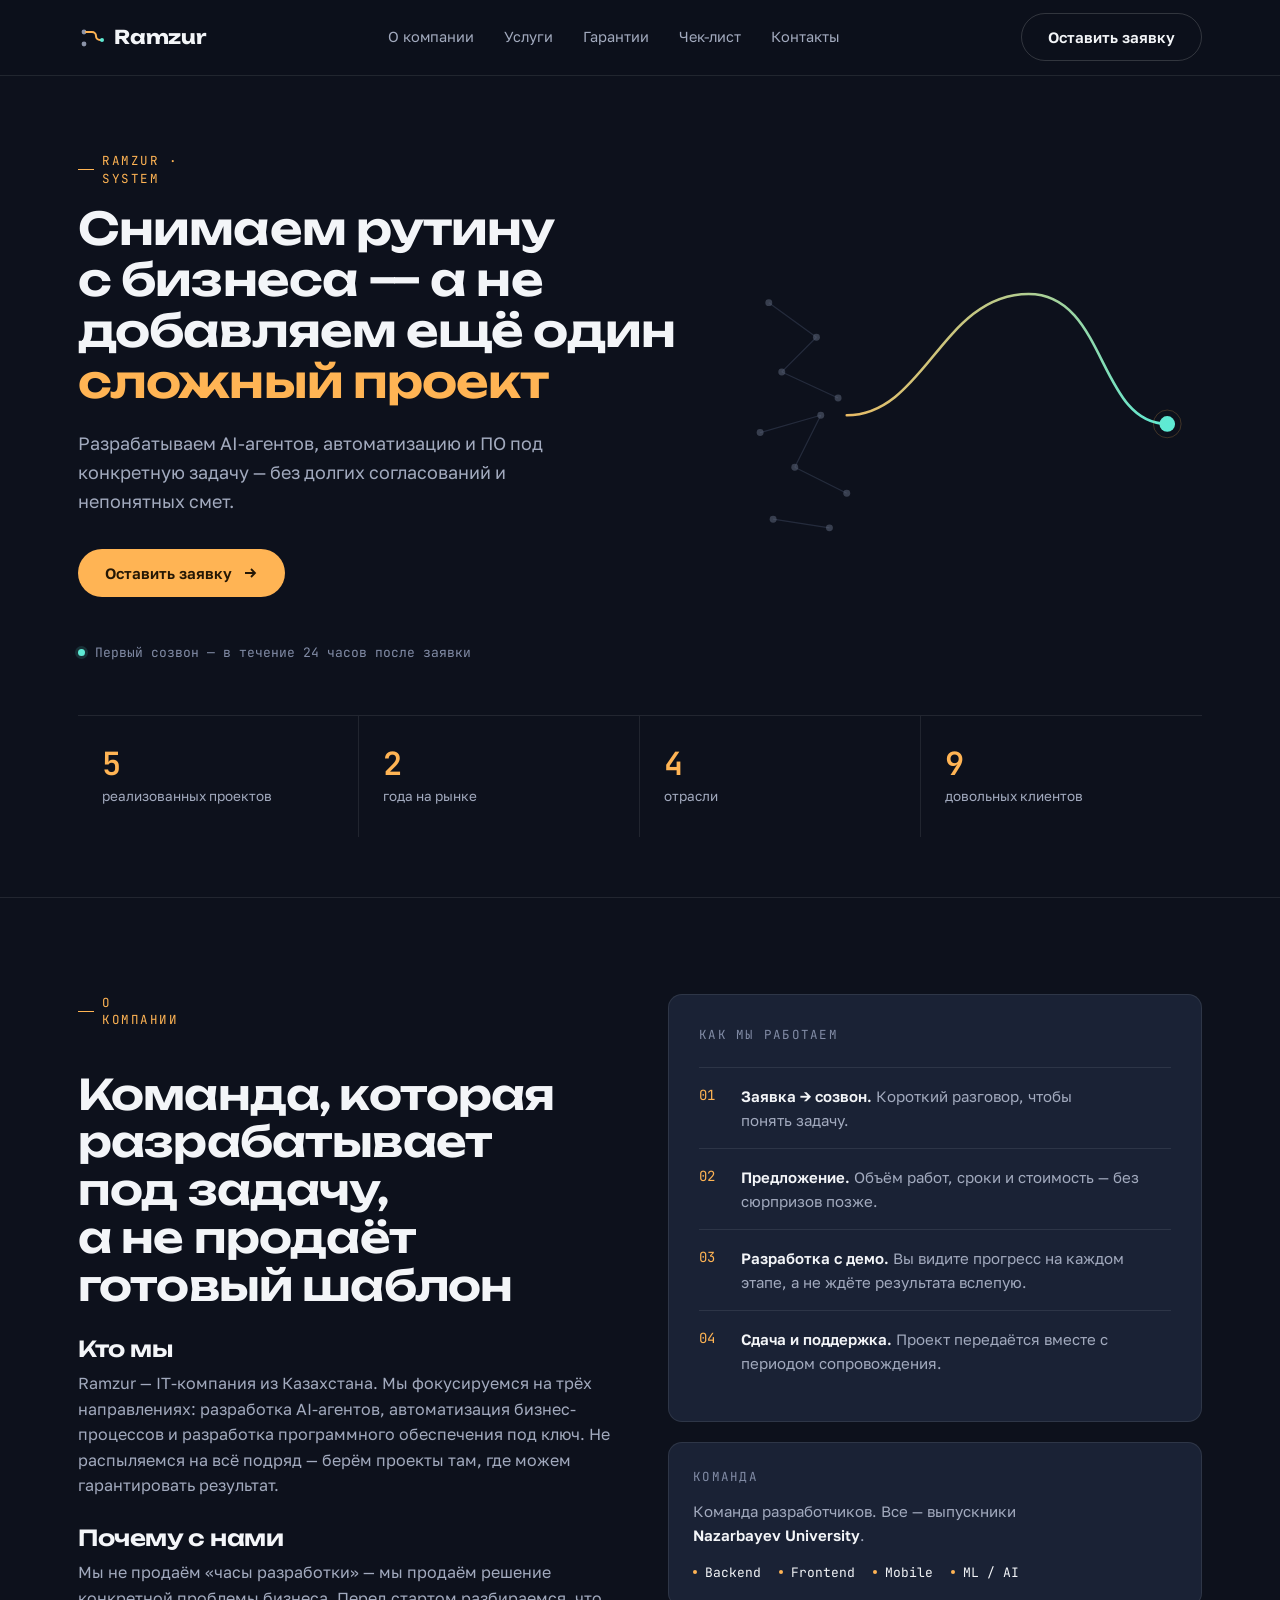
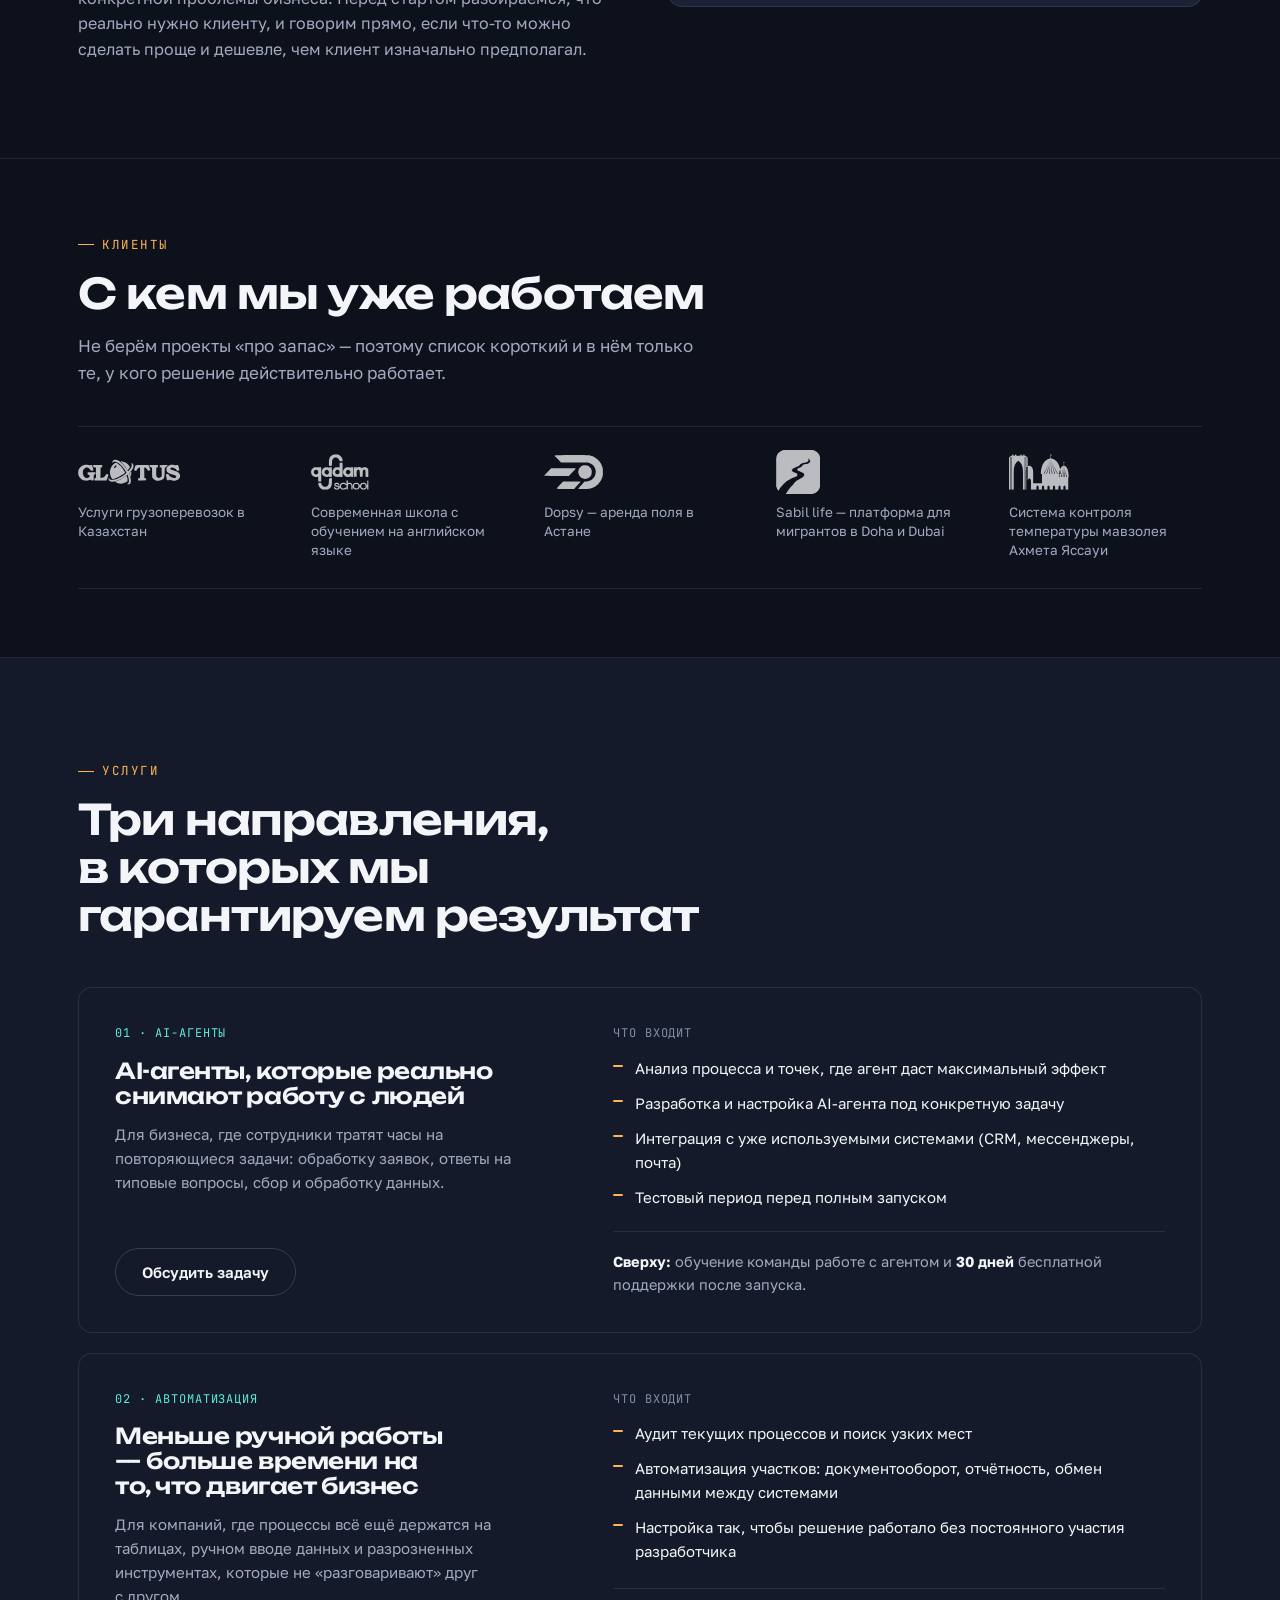
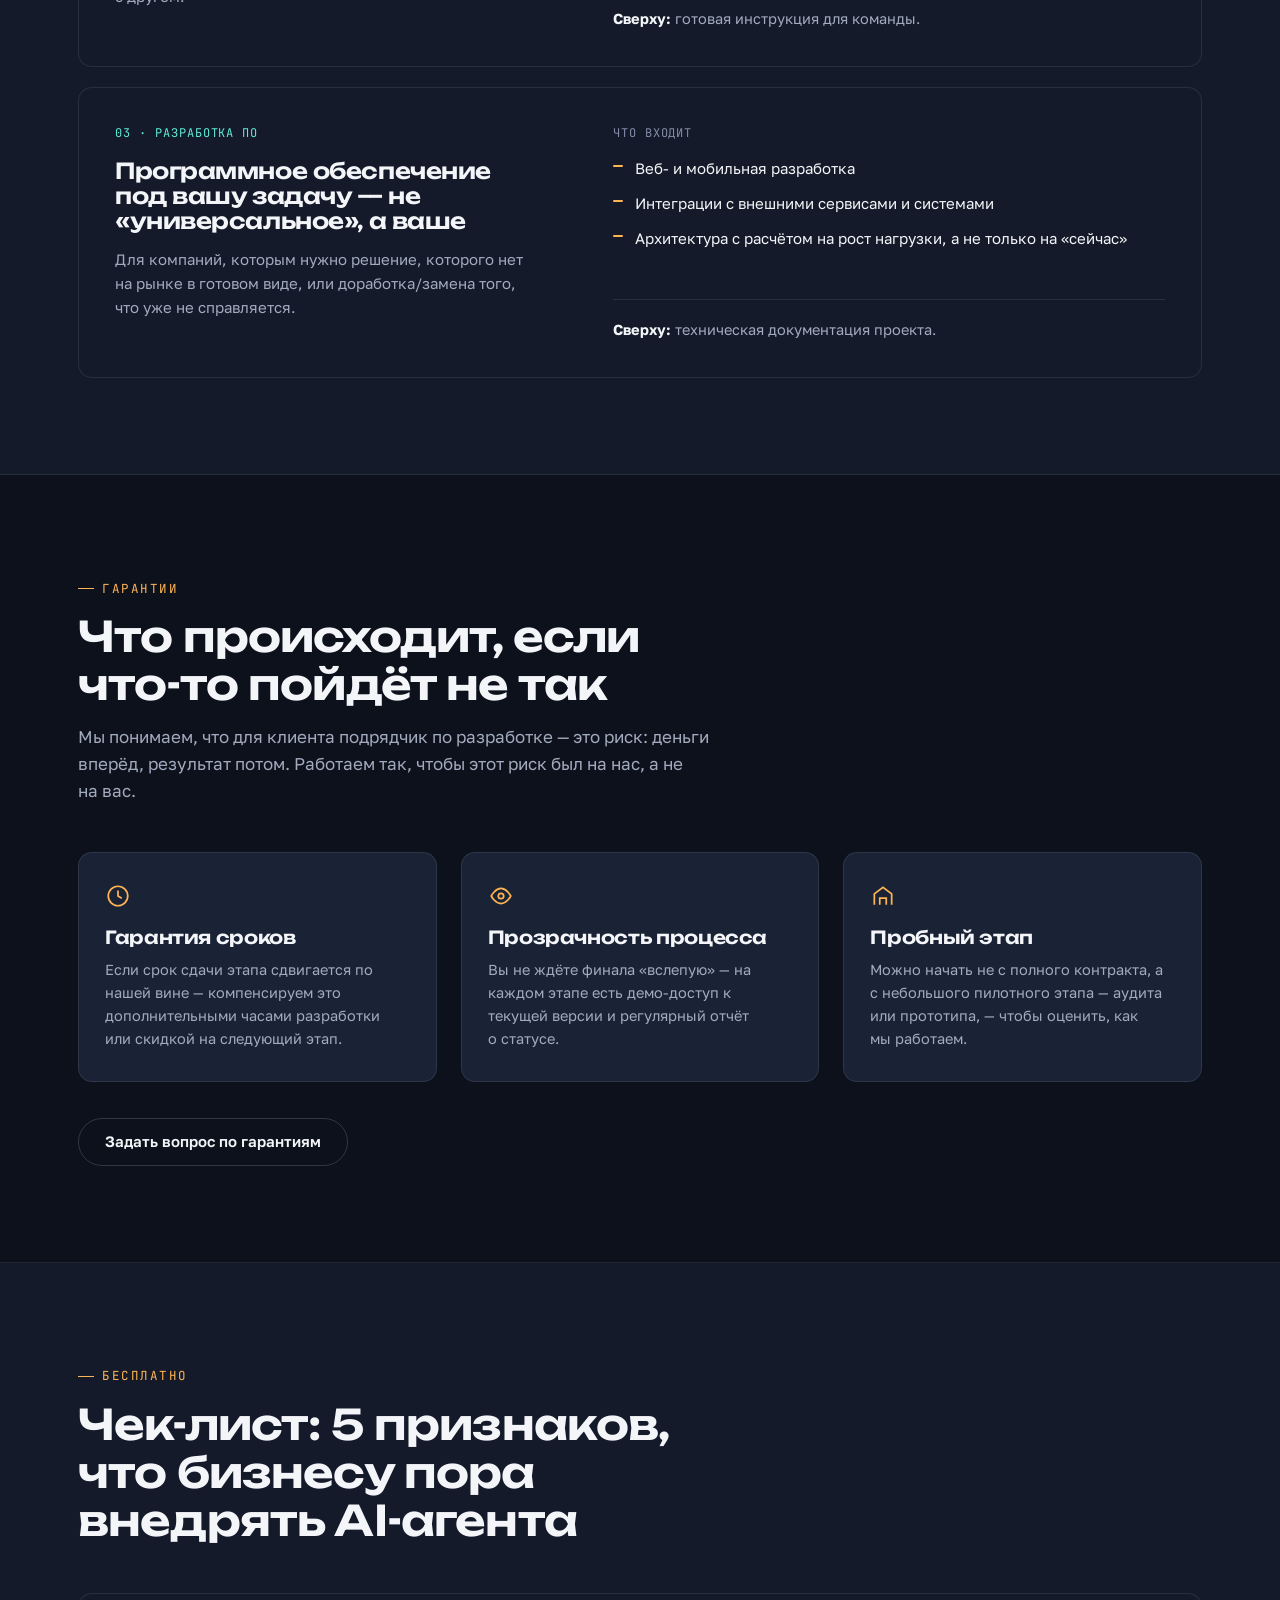
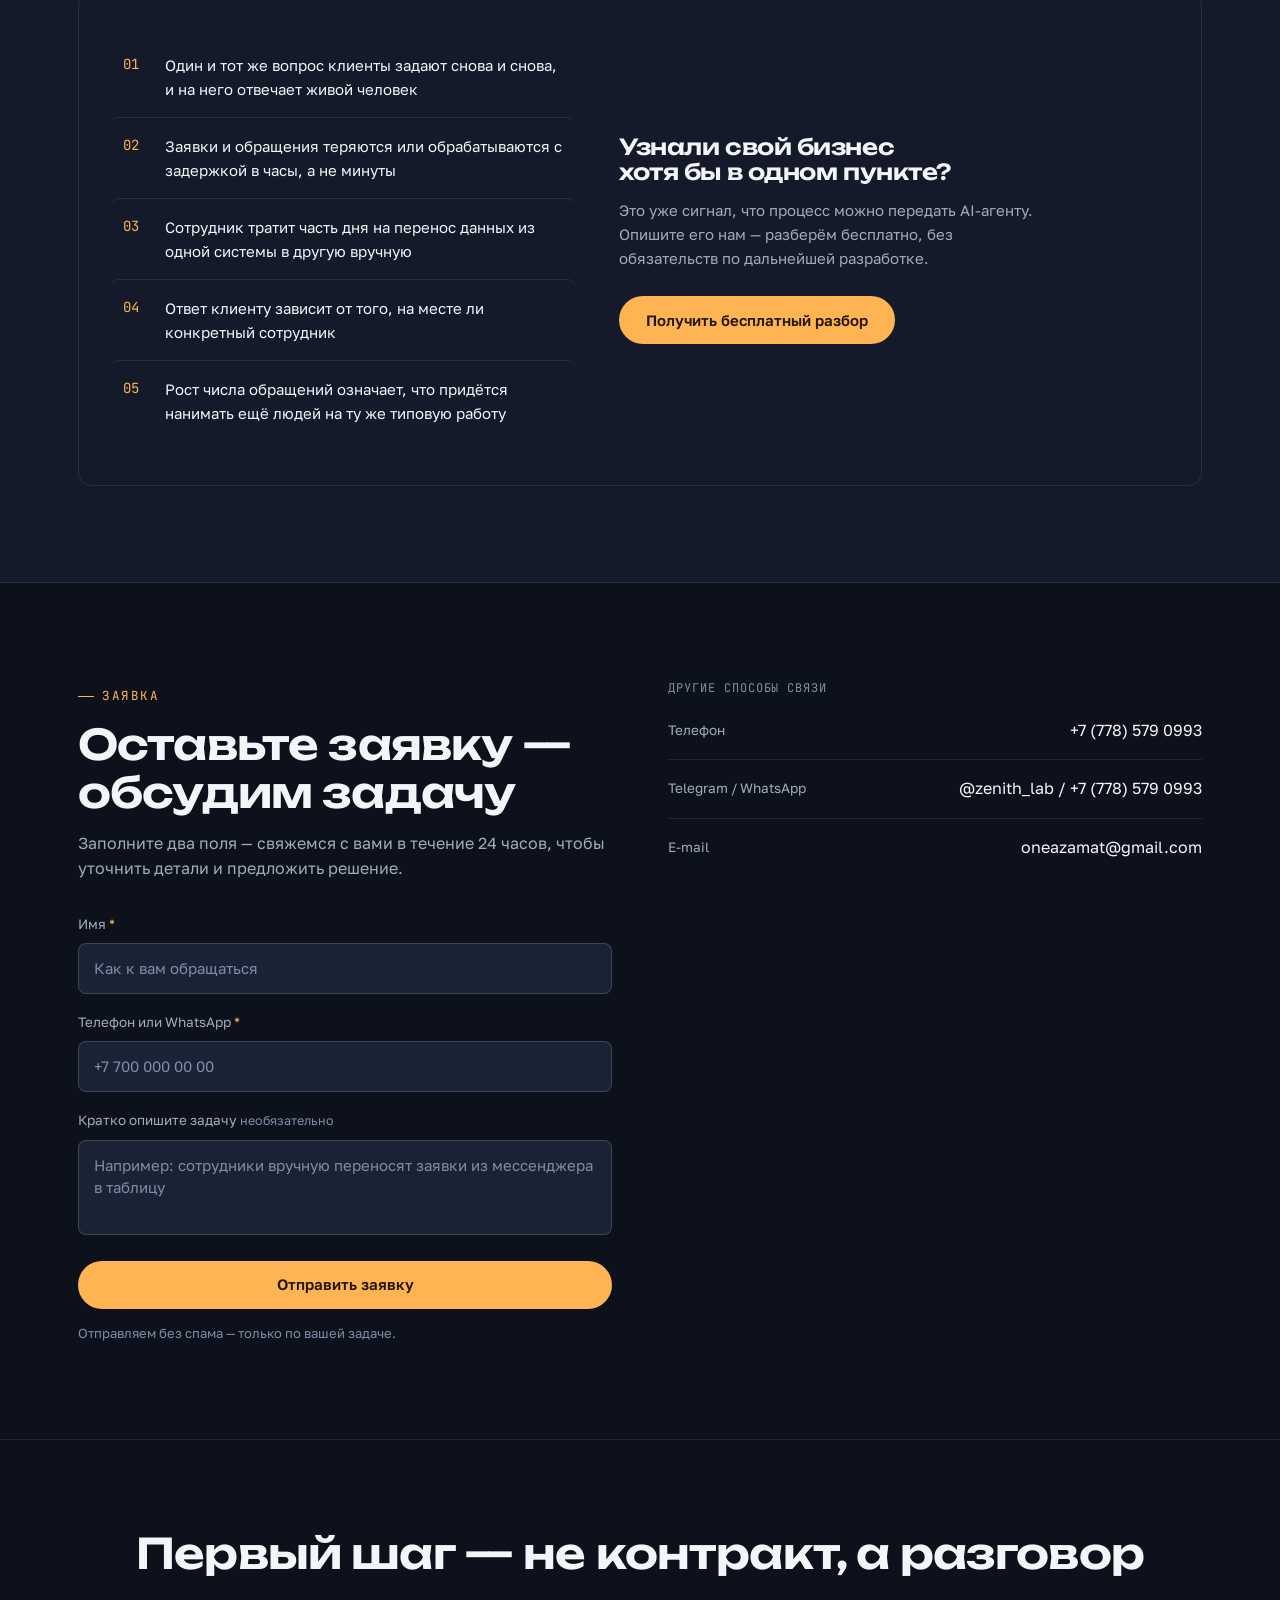
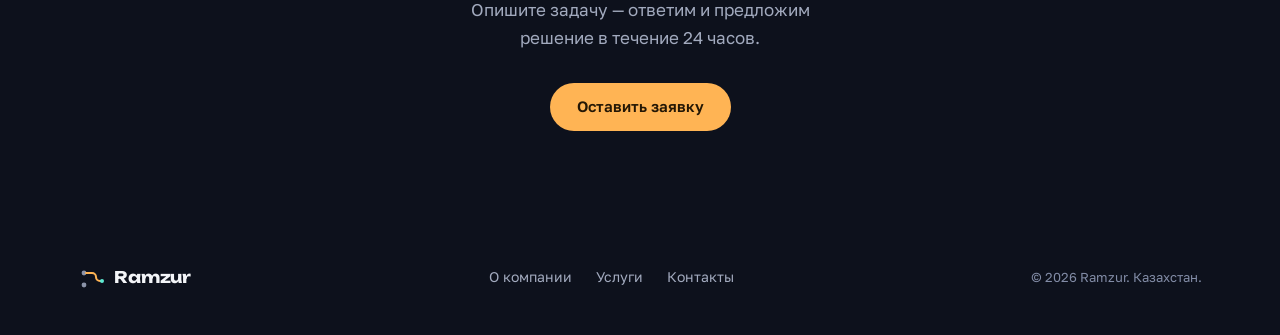
<file: ramzur-landing-single-file.html>
<!DOCTYPE html>
<html lang="ru">
<head>
<meta charset="UTF-8">
<meta name="viewport" content="width=device-width, initial-scale=1.0">
<title>Ramzur — автоматизация и AI-агенты для бизнеса</title>
<meta name="description" content="Разрабатываем AI-агентов, автоматизацию процессов и ПО под задачу. Первый созвон — в течение 24 часов после заявки.">

<!--
  ============================================================
  CHECKLIST-BEFORE-LAUNCH

  Заполнено: цифры в шапке, карточка «Команда», бонусы всех трёх
  услуг, формулировка гарантии сроков, контакты, логотипы клиентов.

  Осталось одно, но блокирующее:

  1. Задать переменные окружения в Vercel:
       Project → Settings → Environment Variables
         TELEGRAM_BOT_TOKEN = токен от @BotFather
         TELEGRAM_CHAT_ID   = id группы (отрицательный)
     Добавить для Production, Preview и Development, затем
     сделать Redeploy: переменные подхватываются только при
     новом деплое.

     Отправка заявок уже реализована и протестирована. Токена в
     этом файле и в script.js НЕТ — заявка уходит на /api/lead
     (файл api/lead.js), токен живёт только на сервере. Без
     переменных формы показывают ошибку вместо отправки —
     специально, чтобы ненастроенный деплой нельзя было выложить
     незаметно и молча терять заявки.

     Подробности — в README, раздел «Отправка заявок в Telegram».

  Отложено сознательно:

  2. Раздел «Портфолио/кейсы» не включён (по договорённости на
     этапе текста). При готовности кейсов его можно добавить
     между блоками #clients и #services, сохранив ту же сетку
     карточек, что в #services.
  ============================================================
-->

<meta name="color-scheme" content="dark">
<meta name="theme-color" content="#0D111C">

<!--
  Иконка вкладки. Три файла закрывают всё:
    favicon.svg          — современные браузеры, масштабируется без потерь
    favicon.ico          — Safari, старые браузеры и Windows (16 + 32 внутри)
    apple-touch-icon.png — иконка сайта на домашнем экране iOS (180x180)
  .ico и .png генерируются из favicon.svg командой `node build-icons.mjs`,
  руками их править не нужно.
-->
<link rel="icon" href="[data-uri]" sizes="32x32">
<link rel="icon" href="[data-uri]" type="image/svg+xml">
<link rel="apple-touch-icon" href="[data-uri]">

<link rel="preconnect" href="https://fonts.googleapis.com">
<link rel="preconnect" href="https://fonts.gstatic.com" crossorigin>
<!-- only the weights actually used on the page are requested -->
<link href="https://fonts.googleapis.com/css2?family=Unbounded:wght@600;700&family=Golos+Text:wght@400;600;700&family=JetBrains+Mono:wght@400;600&display=swap" rel="stylesheet">

<style>
/* ==========================================================================
   Ramzur — landing stylesheet

   Structure
     1. Tokens          — color, type, motion, spacing, z-index
     2. Reset & base
     3. Primitives      — wrap, eyebrow, headings, buttons, .ph placeholders
     4. Components      — nav, hero, stats, about, services, guarantees,
                          checklist, contact, forms, footer, modal
     5. Motion          — load choreography, scroll-reveal, micro-interactions
     6. Reduced motion  — single authoritative override block

   Breakpoints (used consistently throughout):
     1024px  two-column heroes and panels collapse
      940px  nav links collapse to the burger (content-driven: the five
             Russian labels stop fitting next to the logo and the CTA)
      880px  remaining two-column grids collapse
      620px  single-column everything, tightened spacing
   ========================================================================== */

/* ============================ 1. TOKENS ================================== */

:root{
  /* ---- surfaces ---- */
  --bg: #0D111C;
  --surface: #141A29;
  --surface-2: #1A2235;
  --surface-3: #202A40;

  --line: rgba(245,246,248,0.09);
  --line-strong: rgba(245,246,248,0.16);

  /* ---- text ramp ----
     Measured against every surface it is used on (WCAG 2.1, dark theme):
       --text        17.3:1 on bg   — headings, emphasis
       --text-muted   8.1:1 on bg / 6.8:1 on surface-2 — secondary body copy
       --text-faint   5.6:1 on bg / 4.7:1 on surface-2 — small labels, meta
     The previous --text-faint (#5B6478) measured 2.7-3.2:1 and failed AA
     wherever it carried text, which was every label on the page. */
  --text: #F3F5F8;
  --text-muted: #A2AABE;
  --text-faint: #828CA6;

  /* ---- brand ---- */
  --amber: #FFB454;
  --amber-hover: #FFC478;
  --amber-ink: #241705;
  --teal: #5EEAD4;

  --amber-wash: rgba(255,180,84,0.06);
  --amber-wash-strong: rgba(255,180,84,0.11);
  --draft-line: rgba(255,180,84,0.45);
  --error: #FF8B8B;
  --error-wash: rgba(255,139,139,0.09);

  /* ---- type ---- */
  --font-display: 'Unbounded', ui-sans-serif, system-ui, sans-serif;
  --font-body: 'Golos Text', ui-sans-serif, system-ui, -apple-system, sans-serif;
  --font-mono: 'JetBrains Mono', ui-monospace, 'SF Mono', Menlo, monospace;

  /* ---- motion ----
     Exponential ease-out only: motion decelerates into place and never
     overshoots. Nothing on this page bounces. */
  --ease-out-quart: cubic-bezier(.25, 1, .5, 1);
  --ease-out-quint: cubic-bezier(.22, 1, .36, 1);
  --ease-out-expo:  cubic-bezier(.16, 1, .3, 1);

  --dur-fast: .16s;
  --dur-mid: .28s;
  --dur-slow: .5s;
  --dur-reveal: .8s;

  /* ---- space ---- */
  --space-section: clamp(64px, 8vw, 96px);
  --space-gutter: clamp(20px, 4vw, 28px);
  --space-gap: clamp(28px, 4.5vw, 56px);
  --panel-pad: clamp(24px, 3.4vw, 44px);

  /* ---- geometry ---- */
  --container: 1180px;
  --radius: 14px;
  --radius-sm: 8px;
  --nav-h: 74px;
  --marker-w: 26px;
  --prose: 68ch;

  /* ---- z-index: one semantic scale, no arbitrary 999s ---- */
  --z-base: 1;
  --z-sticky: 50;
  --z-progress: 60;
  --z-modal: 300;
  --z-skip: 400;
}

/* ============================ 2. RESET & BASE ============================ */

*{ box-sizing: border-box; }
html, body{ margin:0; padding:0; }

html{
  scroll-behavior: smooth;
  /* keeps anchored sections clear of the sticky nav */
  scroll-padding-top: calc(var(--nav-h) + 10px);
}

body{
  background: var(--bg);
  color: var(--text);
  font-family: var(--font-body);
  font-size: 16px;
  /* light-on-dark reads lighter than it measures; the extra leading buys
     back the legibility the inverted contrast costs */
  line-height: 1.6;
  -webkit-font-smoothing: antialiased;
  -moz-osx-font-smoothing: grayscale;
  overflow-x: hidden;
}

img, svg{ display:block; max-width:100%; }
a{ color: inherit; text-decoration: none; }
button{ font-family: inherit; cursor: pointer; }
input, textarea, button{ font-family: inherit; font-size: inherit; }

::selection{ background: var(--amber); color: var(--amber-ink); }
::placeholder{ color: var(--text-faint); opacity: 1; }

/* One focus style for the whole page. Never removed, only replaced. */
:focus-visible{
  outline: 2px solid var(--amber);
  outline-offset: 3px;
  border-radius: 4px;
}

.skip-link{
  position: absolute;
  left: 50%;
  top: 10px;
  translate: -50% -160%;
  z-index: var(--z-skip);
  background: var(--amber);
  color: var(--amber-ink);
  font-weight: 600;
  font-size: 14px;
  padding: 11px 20px;
  border-radius: 100px;
  transition: translate var(--dur-mid) var(--ease-out-quint);
}
.skip-link:focus-visible{ translate: -50% 0; }

/* thin flow-gradient bar tracking scroll progress — the same
   "one continuous line" motif as the hero graphic */
.scroll-progress{
  position: fixed;
  inset: 0 0 auto 0;
  height: 3px;
  z-index: var(--z-progress);
  pointer-events: none;
}
.scroll-progress-bar{
  display: block;
  height: 100%;
  width: 100%;
  transform-origin: 0 50%;
  transform: scaleX(0);
  background: linear-gradient(90deg, var(--amber), var(--teal));
  /* scaleX rather than width: no layout work on a scroll handler */
  transition: transform .1s linear;
}

/* ============================ 3. PRIMITIVES ============================== */

.wrap{
  max-width: var(--container);
  margin-inline: auto;
  padding-inline: var(--space-gutter);
}

/* Long Russian compounds plus large clamp scales are the overflow risk on
   this page, so every heading is allowed to break rather than escape its
   column, and grid children are all allowed to shrink below content width. */
h1, h2, h3{
  font-family: var(--font-display);
  font-weight: 600;
  line-height: 1.14;
  letter-spacing: -0.02em;
  margin: 0;
  text-wrap: balance;
  overflow-wrap: break-word;
}
h2{ font-size: clamp(26px, 3.4vw, 42px); }
h3{ font-size: clamp(18px, 1.9vw, 22px); }

p{ margin: 0; text-wrap: pretty; }
.muted{ color: var(--text-muted); }

.eyebrow{
  font-family: var(--font-mono);
  font-size: 12.5px;
  line-height: 1.4;
  letter-spacing: 0.12em;
  text-transform: uppercase;
  color: var(--amber);
  display: inline-flex;
  align-items: center;
  gap: 8px;
  margin: 0 0 16px;
}
.eyebrow::before{
  content: "";
  flex: 0 0 16px;
  height: 1px;
  background: var(--amber);
}

.section{
  padding-block: var(--space-section);
  position: relative;
  border-bottom: 1px solid var(--line);
}
.section--alt{ background: var(--surface); }
.section-head{
  max-width: 640px;
  margin: 0 0 clamp(32px, 4vw, 48px);
}
.section-head p{
  margin-top: 14px;
  font-size: 17px;
  color: var(--text-muted);
  max-width: var(--prose);
}

/* ---------- Placeholder markers (removed before launch) ---------- */
.ph{
  display: inline-flex;
  align-items: center;
  gap: 6px;
  padding: 2px 10px;
  border: 1px dashed var(--draft-line);
  border-radius: 100px;
  color: var(--amber);
  font-family: var(--font-mono);
  font-size: max(12.5px, 0.78em);
  line-height: 1.5;
  background: var(--amber-wash);
  /* was white-space:nowrap — the longer markers overflowed their
     container on narrow viewports */
  overflow-wrap: anywhere;
  max-width: 100%;
}
.ph::before{ content: "✎"; opacity: .8; }

/* the long "pick one" markers read as a note under the sentence rather than
   an inline pill wedged into running text */
.ph-note{
  display: inline-flex;
  margin-top: 10px;
}

.ph-block{
  border: 1px dashed var(--draft-line);
  background: rgba(255,180,84,0.05);
  border-radius: var(--radius-sm);
  padding: 14px 16px;
  font-size: 14.5px;
  color: var(--text-muted);
}
.ph-block b{ color: var(--amber); font-weight: 600; }

/* ---------- Buttons ---------- */
.btn{
  display: inline-flex;
  align-items: center;
  justify-content: center;
  gap: 10px;
  min-height: 48px;              /* touch target, and equal heights in a row */
  padding: 13px 26px;
  border-radius: 100px;
  font-weight: 600;
  font-size: 15px;
  line-height: 1.25;
  border: 1px solid transparent;
  text-align: center;
  transition:
    transform var(--dur-fast) var(--ease-out-quart),
    background var(--dur-mid) var(--ease-out-quart),
    border-color var(--dur-mid) var(--ease-out-quart),
    color var(--dur-mid) var(--ease-out-quart),
    box-shadow var(--dur-mid) var(--ease-out-quart);
}
.btn svg{ width:16px; height:16px; flex:0 0 auto; }
.btn-block{ width: 100%; }

.btn-primary{ background: var(--amber); color: var(--amber-ink); }
.btn-ghost{
  background: transparent;
  border-color: var(--line-strong);
  color: var(--text);
}

@media (hover: hover){
  .btn-primary:hover{
    background: var(--amber-hover);
    transform: translateY(-2px);
    box-shadow: 0 14px 28px -12px rgba(255,180,84,0.45);
  }
  /* the arrow leans toward the action on hover */
  .btn-primary:hover svg{ transform: translateX(3px); }
  .btn-ghost:hover{
    transform: translateY(-2px);
    border-color: var(--amber);
    color: var(--amber);
  }
}
.btn svg{ transition: transform var(--dur-mid) var(--ease-out-quint); }
.btn:active{ transform: translateY(0) scale(.975); }
.btn:disabled{
  opacity: .55;
  cursor: not-allowed;
  transform: none;
  box-shadow: none;
}

/* ============================ 4. COMPONENTS ============================== */

/* ---------- Nav ---------- */
.nav{
  position: sticky;
  top: 0;
  z-index: var(--z-sticky);
  background: rgba(13,17,28,0.85);
  backdrop-filter: blur(10px);
  border-bottom: 1px solid var(--line);
  transition:
    box-shadow var(--dur-mid) var(--ease-out-quart),
    border-color var(--dur-mid) var(--ease-out-quart),
    background var(--dur-mid) var(--ease-out-quart);
}
.nav.scrolled{
  background: rgba(13,17,28,0.94);
  box-shadow: 0 12px 28px -12px rgba(0,0,0,0.55);
  border-color: var(--line-strong);
}
.nav > .wrap{
  display: flex;
  align-items: center;
  justify-content: space-between;
  gap: 20px;
  height: var(--nav-h);
}
.logo{
  display: flex;
  align-items: center;
  gap: 10px;
  font-family: var(--font-display);
  font-weight: 700;
  font-size: 19px;
  letter-spacing: -0.01em;
  flex: 0 0 auto;
}
.logo svg{ width:26px; height:26px; }
.logo--sm{ font-size: 16px; }

.nav-links{
  display: flex;
  align-items: center;
  gap: clamp(18px, 2.4vw, 30px);
  font-size: 14.5px;
  color: var(--text-muted);
}
.nav-actions{ display:flex; align-items:center; gap:14px; }

.nav-toggle{
  display: none;
  align-items: center;
  justify-content: center;
  background: none;
  border: none;
  color: var(--text);
  width: 44px;                    /* touch target */
  height: 44px;
  border-radius: 10px;
  transition: background var(--dur-fast) var(--ease-out-quart);
}
.nav-toggle svg{ width:24px; height:24px; }
@media (hover: hover){
  .nav-toggle:hover{ background: var(--surface-2); }
}

/* nav underline: scaleX, echoing the flow motif */
.nav-links a{
  position: relative;
  padding-block: 4px;
  transition: color var(--dur-mid) var(--ease-out-quart);
}
.nav-links a::after{
  content: "";
  position: absolute;
  inset: auto 0 -4px 0;
  height: 2px;
  border-radius: 2px;
  background: linear-gradient(90deg, var(--amber), var(--teal));
  transform: scaleX(0);
  transform-origin: left;
  opacity: 0;
  transition:
    transform var(--dur-mid) var(--ease-out-quint),
    opacity var(--dur-fast) var(--ease-out-quart);
}
.nav-links a:hover{ color: var(--text); }
.nav-links a:hover::after{ transform: scaleX(.5); opacity: 1; }
.nav-links a.active{ color: var(--text); }
.nav-links a.active::after{ transform: scaleX(1); opacity: 1; }

.mobile-menu{
  display: flex;
  flex-direction: column;
  background: var(--surface);
  border-bottom: 1px solid transparent;
  max-height: 0;
  overflow: hidden;
  visibility: hidden;
  transition:
    max-height var(--dur-slow) var(--ease-out-quint),
    visibility 0s linear var(--dur-slow),
    border-color var(--dur-slow) var(--ease-out-quint);
}
.mobile-menu.open{
  max-height: 400px;
  visibility: visible;
  border-bottom-color: var(--line);
  transition:
    max-height var(--dur-slow) var(--ease-out-quint),
    visibility 0s,
    border-color var(--dur-slow) var(--ease-out-quint);
}
.mobile-menu a{
  padding: 15px var(--space-gutter);
  border-top: 1px solid var(--line);
  color: var(--text-muted);
  font-size: 15px;
  /* links slide in behind the opening panel, in reading order */
  opacity: 0;
  transform: translateY(-8px);
  transition:
    opacity var(--dur-mid) var(--ease-out-quart),
    transform var(--dur-mid) var(--ease-out-quart),
    color var(--dur-fast) var(--ease-out-quart);
}
.mobile-menu.open a{
  opacity: 1;
  transform: none;
  transition-delay: calc(90ms + var(--i, 0) * 45ms);
}
.mobile-menu a.active{ color: var(--amber); }

@media (max-width: 940px){
  .nav-links{ display:none; }
  .nav-toggle{ display:flex; }
  .btn-ghost.nav-only{ display:none; }
}

/* ---------- Hero ---------- */
.hero{
  padding-top: clamp(52px, 6vw, 76px);
  padding-bottom: clamp(40px, 5vw, 60px);
  border-bottom: 1px solid var(--line);
  overflow: hidden;
}
.hero-grid{
  display: grid;
  grid-template-columns: minmax(0, 1.15fr) minmax(0, .85fr);
  gap: var(--space-gap);
  align-items: center;
}
.hero-grid > *{ min-width: 0; }

.hero h1{
  /* Unbounded sets very wide: past ~46px this headline runs to six lines and
     stops reading as one statement */
  font-size: clamp(29px, 3.5vw, 46px);
  margin-bottom: 22px;
  max-width: 22ch;
}
.hero h1 em{ font-style: normal; color: var(--amber); }

.hero-sub{
  font-size: clamp(16.5px, 1.4vw, 18px);
  color: var(--text-muted);
  max-width: 48ch;
  margin-bottom: clamp(26px, 3vw, 34px);
}
.hero-ctas{
  display: flex;
  gap: 14px;
  flex-wrap: wrap;
  margin-bottom: clamp(30px, 4vw, 46px);
}
.hero-note{
  font-family: var(--font-mono);
  font-size: 13px;
  line-height: 1.5;
  color: var(--text-faint);
  display: flex;
  /* the note wraps to two lines on narrow viewports; centring the dot then
     parks it in the gap between them, so it aligns to the first line instead */
  align-items: flex-start;
  gap: 10px;
}
.hero-note .dot{
  flex: 0 0 7px;
  width: 7px;
  height: 7px;
  margin-top: .48em;                      /* optical centre of the first line */
  border-radius: 50%;
  background: var(--teal);
  box-shadow: 0 0 0 3px rgba(94,234,212,0.15);
}

.hero-visual{ position: relative; }
.hero-visual svg{ width:100%; height:auto; }

/* The hero was the one grid on the page with no mobile rule: below ~1024px
   the headline was being squeezed into roughly half a phone width. */
@media (max-width: 1024px){
  .hero-grid{ grid-template-columns: 1fr; gap: clamp(24px, 4vw, 40px); }
  .hero h1{ max-width: 24ch; }
  .hero-visual{
    order: 2;
    width: 100%;
    max-width: 520px;
    margin-inline: auto;
  }
}
@media (max-width: 620px){
  /* the graphic is decoration, and on a phone it costs more scroll than
     it returns; the motif still carries via the progress bar */
  .hero-visual{ display: none; }
}

/* ---------- Stats ---------- */
.stats{
  margin-top: clamp(34px, 4.5vw, 52px);
  display: grid;
  grid-template-columns: repeat(4, minmax(0, 1fr));
  border-top: 1px solid var(--line);
}
.stat{
  padding: clamp(22px, 2.6vw, 30px) clamp(14px, 2vw, 24px);
  border-inline-end: 1px solid var(--line);
  transition: background var(--dur-mid) var(--ease-out-quart);
}
.stat:nth-child(4n){ border-inline-end: none; }
.stat-num{
  font-family: var(--font-mono);
  font-size: clamp(24px, 2.6vw, 32px);
  font-weight: 600;
  line-height: 1.1;
  color: var(--amber);
  display: block;
  margin-bottom: 6px;
  font-variant-numeric: tabular-nums;
}
/* .stat-num also carries .ph while the numbers are placeholders; without this
   the block display stretches the marker pill across the whole column */
.stat-num.ph{ display: inline-flex; }
.stat-label{
  font-size: 13.5px;
  line-height: 1.45;
  color: var(--text-muted);
  display: block;
}
@media (hover: hover){
  .stat:hover{ background: rgba(255,180,84,0.045); }
}
@media (max-width: 880px){
  .stats{ grid-template-columns: repeat(2, minmax(0, 1fr)); }
  /* previously every cell kept its right border, so column 2 drew a
     stray hairline against the container edge */
  .stat:nth-child(2n){ border-inline-end: none; }
  .stat:nth-child(-n+2){ border-block-end: 1px solid var(--line); }
}
@media (max-width: 460px){
  .stats{ grid-template-columns: 1fr; }
  .stat{ border-inline-end: none; border-block-end: 1px solid var(--line); }
  .stat:last-child{ border-block-end: none; }
}

/* ---------- About ---------- */
/* the method panel slides in horizontally, so its track clips rather than
   letting the transform widen the document */
.about-grid{
  overflow-x: clip;
  display: grid;
  grid-template-columns: minmax(0, 1fr) minmax(0, 1fr);
  gap: var(--space-gap);
  align-items: start;
}
.about-copy > * + *{ margin-top: 26px; }
.about-copy h3{ margin-bottom: 10px; }
.about-copy p{ max-width: var(--prose); }

/* The right-hand column stacks the process panel and the team credential.
   A wrapper rather than making both direct grid children: at the one-column
   breakpoint two grid items would separate and the card would drift away
   from the panel it belongs under. */
.about-side{
  display: flex;
  flex-direction: column;
  gap: 20px;
  min-width: 0;
}

.method{
  background: var(--surface-2);
  border: 1px solid var(--line);
  border-radius: var(--radius);
  padding: clamp(22px, 2.6vw, 30px);
}
.method-title{
  font-family: var(--font-mono);
  font-size: 12.5px;
  text-transform: uppercase;
  letter-spacing: .1em;
  color: var(--text-faint);
  margin-bottom: 22px;
}
.method-step{
  display: flex;
  gap: 16px;
  padding: 16px 0;
  border-top: 1px solid var(--line);
}
.method-step:first-of-type{ border-top: none; padding-top: 0; }
.method-step .n{
  font-family: var(--font-mono);
  color: var(--amber);
  font-size: 14px;
  line-height: 1.7;                       /* optically aligns to the first text line */
  flex: 0 0 var(--marker-w);
  font-variant-numeric: tabular-nums;
}
.method-step p{ font-size: 15px; color: var(--text-muted); }
.method-step strong{ color: var(--text); font-weight: 600; }

/* Now carries real team facts, so the dashed "fill me in" treatment is gone.
   It shares the .method panel language it sits beneath — the page's existing
   form for a block of stated specifics — rather than inventing a third card
   style. Spacing comes from the .about-side gap, so no margin here. */
.team-card{
  padding: clamp(20px, 2.2vw, 24px);
  border: 1px solid var(--line);
  border-radius: var(--radius);
  background: var(--surface-2);
}
.team-card-title{
  font-family: var(--font-mono);
  font-size: 12.5px;
  text-transform: uppercase;
  letter-spacing: .1em;
  color: var(--text-faint);
  margin-bottom: 12px;
}
.team-card-body{ font-size: 15px; color: var(--text-muted); }
/* the university is the credential, so it is the one thing lifted to full ink */
.team-card-body strong{ color: var(--text); font-weight: 600; }

/* The four disciplines are listed once, here, rather than repeated in the
   sentence above — a scannable row beats a comma list buried in prose.
   Markers lead each item instead of separating them: a middot separator
   dangles at the end of a line whenever the row wraps, which it does below
   about 420px. */
.team-disciplines{
  list-style: none;
  margin: 16px 0 0;
  padding: 0;
  display: flex;
  flex-wrap: wrap;
  gap: 8px 18px;
  font-family: var(--font-mono);
  font-size: 13px;
  line-height: 1.5;
  color: var(--text);
}
.team-disciplines li{
  display: flex;
  align-items: center;
  gap: 8px;
}
.team-disciplines li::before{
  content: "";
  flex: 0 0 4px;
  width: 4px;
  height: 4px;
  border-radius: 50%;
  background: var(--amber);
}

@media (max-width: 880px){
  .about-grid{ grid-template-columns: 1fr; }
}

/* ---------- Services ---------- */
.service-list{ display: flex; flex-direction: column; gap: 20px; }
.service{
  background: var(--surface);
  border: 1px solid var(--line);
  border-radius: var(--radius);
  padding: clamp(24px, 3vw, 36px);
  display: grid;
  grid-template-columns: minmax(0, 1fr) minmax(0, 1.25fr);
  gap: var(--space-gap);
}
/* Both columns are flex so the CTA and the bonus strip can be pinned to the
   bottom. Previously they floated at their own content heights and the two
   halves of every card ended on different lines. */
.service-lead,
.service-detail{ display: flex; flex-direction: column; min-width: 0; }

.service-tag{
  font-family: var(--font-mono);
  font-size: 12px;
  color: var(--teal);
  text-transform: uppercase;
  letter-spacing: .08em;
  margin-bottom: 14px;
  display: block;
}
.service h3{ margin-bottom: 14px; }
.service-for{
  color: var(--text-muted);
  font-size: 15px;
  margin-bottom: 22px;
  max-width: 46ch;
}
.service-cta{
  margin-top: auto;
  align-self: flex-start;
}

.stack-label{
  font-family: var(--font-mono);
  font-size: 12px;
  color: var(--text-faint);
  text-transform: uppercase;
  letter-spacing: .08em;
  margin: 0 0 12px;
}
.stack-list{
  list-style: none;
  margin: 0 0 22px;
  padding: 0;
  display: flex;
  flex-direction: column;
  gap: 11px;
}
.stack-list li{
  position: relative;
  padding-left: 22px;
  font-size: 15px;
  color: var(--text);
}
.stack-list li::before{
  content: "";
  position: absolute;
  left: 0;
  top: 0.6em;                             /* scales with the text, not a fixed 8px */
  width: 10px;
  height: 2px;                            /* 1px landed on half-pixels and rendered grey */
  border-radius: 2px;
  background: var(--amber);
  transform-origin: left;
  transition: transform var(--dur-mid) var(--ease-out-quint);
}
.bonus{
  margin-top: auto;
  border-top: 1px solid var(--line);
  padding-top: 18px;
  font-size: 14.5px;
  color: var(--text-muted);
}
.bonus b{ color: var(--text); }

@media (hover: hover){
  .service{
    transition:
      transform var(--dur-mid) var(--ease-out-quint),
      border-color var(--dur-mid) var(--ease-out-quart),
      box-shadow var(--dur-mid) var(--ease-out-quart);
  }
  .service:hover{
    transform: translateY(-4px);
    border-color: var(--line-strong);
    box-shadow: 0 24px 48px -28px rgba(0,0,0,0.6);
  }
  /* the leader rules extend rather than the text reflowing —
     transform, so hovering a card does no layout work */
  .service:hover .stack-list li::before{ transform: scaleX(1.9); }
}

@media (max-width: 880px){
  .service{ grid-template-columns: 1fr; gap: 24px; }
  .service-cta{ margin-top: 4px; }
  .bonus{ margin-top: 4px; }
}

/* ---------- Clients / social proof ----------
   A punctuation band between two full-weight sections, not a third one: the
   tighter vertical rhythm is what keeps "who we are -> who trusted us ->
   what we do" reading as one thought.

   Deliberately NOT a card grid and NOT a marquee. The page already states
   factual proof as hairline-divided cells (the "в цифрах" strip, the process
   steps, the contact rows), so this reuses that language; and an
   auto-scrolling logo carousel is the exact "cheap outsourcing site" move
   PRODUCT.md lists as an anti-reference. */
.section--tight{ padding-block: clamp(48px, 6vw, 68px); }
.clients-head{ margin-bottom: clamp(28px, 3.2vw, 40px); }

/* Rows are separated by hairlines, columns by whitespace.
   Vertical dividers were the obvious choice here (it is what the "в цифрах"
   strip does) but they cannot survive a partial last row: with auto-fit, four
   columns and five logos, the fifth cell draws a divider that dangles into
   empty space. Row rules have no such failure — the wrapper clips the final
   cell border, so its own bottom rule is the only line under the last row
   whether that row is full or not.
   Net effect: this wall stays correct for any number of entries at any
   width, so deleting a card needs no CSS change. */
.client-wall-clip{
  overflow: hidden;
  border-top: 1px solid var(--line);
  border-bottom: 1px solid var(--line);
}
.client-wall{
  --client-pad: clamp(14px, 1.6vw, 20px);
  list-style: none;
  padding: 0;
  /* bled outward so the hover wash reads as a band and the first column's
     content still lines up with the section heading — the same trick the
     checklist rows use */
  margin: 0 calc(-1 * var(--client-pad)) -1px;
  display: grid;
  /* Explicit count, matched to the number of logos in the markup, so there
     is never a dead track at the end of the row. Five across at full width;
     three and two below, where the row may end partial — harmless, because
     the dividers are row rules only and the wrapper clips the last one.
     Add or remove a logo? Change the 5 here to match. */
  grid-template-columns: repeat(5, minmax(0, 1fr));
}
.client{
  display: flex;
  flex-direction: column;
  align-items: flex-start;
  gap: 14px;
  min-width: 0;
  /* no column gap: cells butt together so the row rule runs continuously
     instead of breaking into one segment per cell */
  padding: clamp(22px, 2.4vw, 28px) var(--client-pad);
  border-bottom: 1px solid var(--line);
  transition: background var(--dur-mid) var(--ease-out-quart);
}

@media (max-width: 1080px){
  .client-wall{ grid-template-columns: repeat(3, minmax(0, 1fr)); }
}
@media (max-width: 620px){
  .client-wall{ grid-template-columns: repeat(2, minmax(0, 1fr)); }
}

.client-mark{
  display: flex;
  align-items: center;
  justify-content: flex-start;
  width: 100%;
  min-height: 44px;
}

/* Client logos arrive in whatever colour and aspect ratio the client sends.
   Flattening every one to a single white keeps the wall from reading as a
   ransom note on this dark ground, and it stays legible on touch (where
   there is no hover) because the resting opacity is already readable.
   Colour is deliberately never restored: a navy or black wordmark would
   disappear against --bg. */
.client-logo{
  width: auto;
  height: auto;
  max-width: 100%;
  max-height: 34px;
  /* brightness(0) flattens to black while keeping the alpha channel,
     invert(1) then lifts it to white — works for any source colour */
  filter: brightness(0) invert(1);
  opacity: .72;
  /* Per-logo optical balance: a wide wordmark and a compact square mark read
     as different visual weights at the same height, so each is nudged via
     --logo-scale (values set further down, per src).

     transform-origin pins the LEFT edge. By default scale() works about the
     centre, which insets a scaled-down logo — the first mark in the row then
     sits ~18px right of the section heading it is supposed to align with. */
  scale: var(--logo-scale, 1);
  transform-origin: 0 50%;
  transition:
    opacity var(--dur-mid) var(--ease-out-quart),
    scale var(--dur-mid) var(--ease-out-quint);
}

/* placeholder slot, in the same dashed language as every other pending item */
.client-mark--empty{
  justify-content: center;
  border: 1px dashed var(--draft-line);
  border-radius: var(--radius-sm);
  background: rgba(255,180,84,0.05);
  color: var(--amber);
  font-family: var(--font-mono);
  font-size: 12.5px;
  letter-spacing: .04em;
}

/* The industry is the fact that turns a logo into a claim. Left as plain
   pending text rather than a second dashed pill per cell — twelve dashed
   markers in one band was pure noise, and the note below explains it once. */
.client-industry{
  font-size: 13.5px;
  line-height: 1.4;
  color: var(--text-muted);
}
.client-industry:empty::before{ content: "отрасль"; color: var(--text-faint); }
/* Per-logo optical balance — see the --logo-scale note above. Values are
   derived from each mark's rendered area at a shared 34px cap:
     glotus  4704px^2 (4:1 wordmark)  -> pulled down
     qadam   1875px^2                 -> nudged up
     dopsy   2035px^2                 -> reference, left alone
     sabil   1152px^2 (1:1 square)    -> pulled up hardest
     yassawi 1938px^2                 -> nudged up
   Re-derive these if a logo is swapped; do not copy them onto a new mark. */
.client-logo[src$="client-glotus.svg"]  { --logo-scale: .74; }
.client-logo[src$="client-qadam.svg"]   { --logo-scale: 1.05; }
.client-logo[src$="client-sabil.svg"]   { --logo-scale: 1.30; }
.client-logo[src$="client-yassawi.svg"] { --logo-scale: 1.05; }

.clients-note{ margin-top: clamp(22px, 2.6vw, 30px); }
.clients-note code{
  font-family: var(--font-mono);
  font-size: .92em;
  color: var(--text);
}

@media (hover: hover){
  .client:hover{ background: rgba(255,180,84,0.05); }
  .client:hover .client-logo{ opacity: 1; scale: calc(var(--logo-scale, 1) * 1.04); }
}

/* The wall settles in reading order — it is a list being scanned, so the
   entrance follows the same left-to-right cadence as the stats strip.

   The wrapper carries .reveal purely as the scroll trigger; its own fade and
   rise are cancelled so the cells are the only thing that moves. Otherwise
   the block and its children animate opacity over each other and the whole
   wall arrives muddy. */
.js .client-wall-clip.reveal{ opacity: 1; }
.js .client-wall-clip.reveal:not(.is-visible){ transform: none; }
.js .client-wall-clip:not(.is-visible) .client{ opacity: 0; }
.js .client-wall-clip.is-visible .client{
  animation: clientIn .6s var(--ease-out-quint) both;
  animation-delay: calc(120ms + var(--i, 0) * 65ms);
}
@keyframes clientIn{
  from{ opacity: 0; transform: translateY(12px); }
  to  { opacity: 1; transform: none; }
}

/* ---------- Guarantees ---------- */
.guarantee-grid{
  display: grid;
  grid-template-columns: repeat(auto-fit, minmax(280px, 1fr));
  gap: 24px;
}
.guarantee{
  display: flex;
  flex-direction: column;
  padding: clamp(24px, 2.6vw, 30px) clamp(22px, 2.4vw, 26px);
  border: 1px solid var(--line);
  border-radius: var(--radius);
  background: var(--surface-2);
}
.guarantee svg{
  width: 26px;
  height: 26px;
  color: var(--amber);
  margin-bottom: 18px;
  transition: transform var(--dur-mid) var(--ease-out-quint);
}
.guarantee h3{ margin-bottom: 10px; font-size: 18px; }
.guarantee p{ color: var(--text-muted); font-size: 14.5px; }
/* pinned to the bottom so the one card that carries a draft tag still
   lines up with the two that do not */
.guarantee .draft-tag{
  align-self: flex-start;
  margin-top: auto;
  padding-top: 14px;
}
.guarantee-cta{ margin-top: clamp(28px, 3.4vw, 36px); }

@media (hover: hover){
  .guarantee{
    transition:
      transform var(--dur-mid) var(--ease-out-quint),
      border-color var(--dur-mid) var(--ease-out-quart);
  }
  .guarantee:hover{ transform: translateY(-4px); border-color: var(--draft-line); }
  .guarantee:hover svg{ transform: scale(1.12) rotate(-4deg); }
}

/* ---------- Checklist ---------- */
.checklist-panel{
  background: var(--surface);
  border: 1px solid var(--line);
  border-radius: var(--radius);
  padding: var(--panel-pad);
  display: grid;
  grid-template-columns: minmax(0, .9fr) minmax(0, 1.1fr);
  gap: var(--space-gap);
}
.checklist-items{ list-style: none; margin: 0; padding: 0; }
.checklist-items li{
  display: flex;
  gap: 16px;
  padding: 16px 12px;
  margin-inline: -12px;
  border-top: 1px solid var(--line);
  border-radius: var(--radius-sm);
  font-size: 15px;
  transition: background var(--dur-mid) var(--ease-out-quart);
}
.checklist-items li:first-child{ border-top: none; }
.checklist-items .num{
  font-family: var(--font-mono);
  color: var(--amber);
  font-size: 14px;
  line-height: 1.7;
  flex: 0 0 var(--marker-w);
  font-variant-numeric: tabular-nums;
}
.checklist-side{
  display: flex;
  flex-direction: column;
  justify-content: center;
}
.checklist-side h3{ margin-bottom: 14px; }
.checklist-side p{
  color: var(--text-muted);
  margin-bottom: 26px;
  font-size: 15px;
  max-width: 46ch;
}
.checklist-cta{ align-self: flex-start; }

@media (hover: hover){
  .checklist-items li:hover{ background: var(--amber-wash); }
}
@media (max-width: 880px){
  .checklist-panel{ grid-template-columns: 1fr; }
  .checklist-side{ order: -1; }
}

/* ---------- Contact ---------- */
.contact-grid{
  display: grid;
  grid-template-columns: minmax(0, 1fr) minmax(0, 1fr);
  gap: var(--space-gap);
  align-items: start;
}
.contact-title{ margin-bottom: 14px; }
.contact-intro{
  margin-bottom: clamp(24px, 3vw, 32px);
  font-size: 16px;
  max-width: var(--prose);
}
.alt-contacts-label{ margin-bottom: 20px; }
.alt-contacts{ display: flex; flex-direction: column; }
.alt-contact{
  display: flex;
  justify-content: space-between;
  align-items: center;
  gap: 16px;
  flex-wrap: wrap;
  padding: 16px 0;
  border-top: 1px solid var(--line);
}
.alt-contact:first-child{ border-top: none; padding-top: 0; }
.alt-contact .label{ font-size: 13.5px; color: var(--text-muted); }
.alt-contacts-note{ margin-top: 28px; }

/* The contact grid was the second two-column layout with no mobile rule. */
@media (max-width: 880px){
  .contact-grid{ grid-template-columns: 1fr; }
}

/* ---------- Forms ---------- */
.form-field{ margin-bottom: 18px; }
.form-field label{
  display: block;
  font-size: 13.5px;
  color: var(--text-muted);
  margin-bottom: 8px;
}
.form-field .req{ color: var(--amber); }
.form-field .opt{
  color: var(--text-faint);
  font-size: 12.5px;
}
.form-field input,
.form-field textarea{
  width: 100%;
  background: var(--surface-2);
  border: 1px solid var(--line-strong);
  border-radius: var(--radius-sm);
  padding: 13px 15px;
  color: var(--text);
  font-size: 15px;
  line-height: 1.5;
  transition:
    border-color var(--dur-fast) var(--ease-out-quart),
    box-shadow var(--dur-fast) var(--ease-out-quart),
    background var(--dur-fast) var(--ease-out-quart);
}
.form-field input:hover,
.form-field textarea:hover{ border-color: var(--text-faint); }
.form-field input:focus-visible,
.form-field textarea:focus-visible{
  outline: none;                          /* replaced, not removed */
  border-color: var(--amber);
  box-shadow: 0 0 0 3px var(--amber-wash-strong);
}
.form-field textarea{
  min-height: 88px;
  /* height is driven by content (see the autogrow behaviour in script.js),
     so the manual resize handle would just fight it */
  resize: none;
  max-height: 240px;
  overflow-y: auto;
}
.form-note{
  font-size: 13px;
  color: var(--text-faint);
  margin-top: 14px;
}

.field-error{
  margin-top: 7px;
  font-size: 13px;
  color: var(--error);
}
.form-field.error input,
.form-field.error textarea{
  border-color: var(--error);
  background: var(--error-wash);
}
.form-field.error label{ color: var(--error); }

/* ---------- Honeypot ----------
   Visually gone, but still a real rendered field: display:none and
   visibility:hidden are both patterns spam bots know to skip. */
.hp{
  position: absolute;
  width: 1px;
  height: 1px;
  overflow: hidden;
  clip-path: inset(50%);
  white-space: nowrap;
  pointer-events: none;
}

/* ---------- Send failure ----------
   Warm red rather than the brand amber: amber already means "placeholder,
   fill me in" everywhere else on this page, so reusing it for a failure
   would collide with an established meaning. */
.form-error{
  border: 1px solid var(--error);
  border-radius: var(--radius-sm);
  background: var(--error-wash);
  padding: 16px 18px;
  margin-bottom: 20px;
  font-size: 14.5px;
  color: var(--text-muted);
  animation: successIn var(--dur-slow) var(--ease-out-expo) both;
}
.form-error-title{
  color: var(--error);
  font-weight: 600;
  margin-bottom: 6px;
}
.form-error-contacts{
  list-style: none;
  margin: 12px 0 0;
  padding: 0;
  display: flex;
  flex-wrap: wrap;
  gap: 8px 20px;
  font-size: 14px;
}
.form-error-contacts a{
  color: var(--text);
  border-bottom: 1px solid var(--line-strong);
  padding-bottom: 1px;
  transition: border-color var(--dur-fast) var(--ease-out-quart),
              color var(--dur-fast) var(--ease-out-quart);
}
.form-error-contacts a:hover{ color: var(--amber); border-bottom-color: var(--amber); }

/* ---------- Submit in flight ----------
   The label change is what actually communicates the state; the ring is
   secondary, so it is the part that disappears under reduced motion. */
.btn[data-sending]{
  opacity: 1;                 /* overrides the generic :disabled dimming */
  cursor: progress;
  gap: 12px;
}
.btn[data-sending]::before{
  content: "";
  width: 14px;
  height: 14px;
  border-radius: 50%;
  border: 2px solid currentColor;
  border-top-color: transparent;
  animation: btnSpin .7s linear infinite;
}
@keyframes btnSpin{ to{ transform: rotate(360deg); } }

.form-success{
  display: none;
  align-items: flex-start;
  gap: 12px;
  padding: 18px 20px;
  border: 1px solid var(--teal);
  border-radius: var(--radius-sm);
  background: rgba(94,234,212,0.07);
  color: var(--teal);
  font-size: 14.5px;
  margin-bottom: 20px;
}
.form-success.show{
  display: flex;
  animation: successIn var(--dur-slow) var(--ease-out-expo) both;
}
.form-success-mark{
  flex: 0 0 20px;
  width: 20px;
  height: 20px;
  margin-top: 2px;
}
.form-success.show .form-success-mark path{
  stroke-dasharray: 26;
  stroke-dashoffset: 26;
  animation: drawCheck .5s var(--ease-out-quart) .18s forwards;
}
#leadForm.hidden,
#modalForm.hidden{ display: none; }

/* ---------- Footer ---------- */
footer{ padding-block: 44px; }
footer > .wrap{
  display: flex;
  justify-content: space-between;
  align-items: center;
  flex-wrap: wrap;
  gap: 16px 24px;
}
.footer-links{
  display: flex;
  flex-wrap: wrap;
  gap: 12px 24px;
  font-size: 14px;
  color: var(--text-muted);
}
.footer-links a{ transition: color var(--dur-fast) var(--ease-out-quart); }
.footer-links a:hover{ color: var(--text); }
.footer-copy{ font-size: 13px; color: var(--text-faint); }

/* ---------- Final CTA ---------- */
.cta-final{
  text-align: center;
  padding-block: clamp(64px, 8vw, 90px);
}
.cta-final h2{ margin-bottom: 18px; }
.cta-final p{
  color: var(--text-muted);
  margin-bottom: 32px;
  font-size: 17px;
  max-width: 46ch;
  margin-inline: auto;
  text-wrap: balance;
}
.cta-final .hero-ctas{ justify-content: center; margin-bottom: 0; }

/* ---------- Lead modal ---------- */
.modal-overlay{
  position: fixed;
  inset: 0;
  z-index: var(--z-modal);
  background: rgba(9,12,20,0.72);
  backdrop-filter: blur(6px);
  display: flex;
  align-items: center;
  justify-content: center;
  padding: 24px;
  opacity: 0;
  transition: opacity var(--dur-mid) var(--ease-out-quart);
}
/* The dialog is fully removed from the tree when closed, so its inputs are
   never reachable by Tab — previously they stayed in the tab order behind
   an opacity-0 overlay. script.js delays this until the exit finishes. */
.modal-overlay[hidden]{ display: none; }
.modal-overlay.open{ opacity: 1; }

.modal{
  width: 100%;
  max-width: 440px;
  /* short viewports (landscape phones) used to clip the submit button
     with no way to reach it */
  max-height: calc(100dvh - 48px);
  display: flex;
  flex-direction: column;
  background: var(--surface-2);
  border: 1px solid var(--line-strong);
  border-radius: var(--radius);
  padding: clamp(28px, 4vw, 40px) clamp(22px, 3vw, 36px) clamp(24px, 3vw, 32px);
  position: relative;
  transform: translateY(20px) scale(.97);
  opacity: 0;
  filter: blur(4px);
  transition:
    transform var(--dur-slow) var(--ease-out-expo),
    opacity var(--dur-mid) var(--ease-out-quart),
    filter var(--dur-slow) var(--ease-out-expo);
}
.modal-overlay.open .modal{
  transform: none;
  opacity: 1;
  filter: blur(0);
}

/* Reserved height for the per-CTA title + subtitle. Without it a two-line
   title made the dialog taller and re-centred it, so the same button
   appeared to move between openings. */
.modal-head{
  min-height: 110px;
  margin-bottom: 22px;
  padding-right: 40px;
}
.modal h3{ font-size: clamp(20px, 2.4vw, 24px); margin-bottom: 10px; }
.modal-sub{ font-size: 14.5px; }
.modal-overlay.open .modal-head > *{
  animation: headIn var(--dur-slow) var(--ease-out-expo) both;
}
.modal-overlay.open .modal-head > h3{ animation-delay: 90ms; }
.modal-overlay.open .modal-head > .modal-sub{ animation-delay: 150ms; }

.modal-body{
  overflow-y: auto;
  /* room for the focus ring inside the scroll container */
  margin: -4px;
  padding: 4px;
}

.modal-close{
  position: absolute;
  top: 12px;
  right: 12px;
  width: 44px;                            /* touch target */
  height: 44px;
  border-radius: 50%;
  border: none;
  background: transparent;
  color: var(--text-muted);
  display: flex;
  align-items: center;
  justify-content: center;
  transition:
    background var(--dur-fast) var(--ease-out-quart),
    color var(--dur-fast) var(--ease-out-quart),
    transform var(--dur-fast) var(--ease-out-quart);
}
.modal-close svg{ width:16px; height:16px; }
.modal-close:hover{
  background: var(--surface-3);
  color: var(--text);
  transform: rotate(90deg);
}
body.modal-open{ overflow: hidden; }

/* ============================ 5. MOTION ================================== */

/* ---------- Hero load choreography ----------
   One orchestrated entrance for the fold, in reading order. These are CSS
   animations rather than class-triggered transitions, so they fire on load
   with no JS involved and cannot leave the hero blank. */
@keyframes heroIn{
  from{ opacity: 0; transform: translateY(18px); filter: blur(8px); }
  to  { opacity: 1; transform: none;             filter: blur(0); }
}
.hero-in{
  animation: heroIn .85s var(--ease-out-expo) both;
  animation-delay: calc(60ms + var(--in, 0) * 90ms);
}

/* ---------- Hero graphic: scattered routine resolving into one flow ---------- */
.chaos-dot,
.chaos-line{
  opacity: 0;
  animation: settleChaos .6s var(--ease-out-quart) both;
  animation-delay: calc(var(--i, 0) * 55ms);
}
@keyframes settleChaos{ to{ opacity: .55; } }

.flow-path{
  stroke-dasharray: 1;
  stroke-dashoffset: 1;
  opacity: 0;
  animation: drawFlow 1.5s var(--ease-out-quart) .65s forwards;
}
@keyframes drawFlow{ to{ stroke-dashoffset: 0; opacity: 1; } }

.flow-node{
  opacity: 0;
  transform: scale(0);
  transform-origin: 500px 210px;
  animation: popNode .5s var(--ease-out-expo) 2s forwards;
}
@keyframes popNode{ to{ opacity: 1; transform: scale(1); } }

.flow-halo{
  opacity: 0;
  animation: fadeIn .6s var(--ease-out-quart) 2.15s forwards;
}
@keyframes fadeIn{ to{ opacity: 1; } }

/* a short bright segment running the finished route, on a slow loop —
   the same idea as the scroll-progress bar and the nav underline */
.flow-signal{
  stroke-dasharray: 12 88;
  stroke-dashoffset: 100;
  opacity: 0;
  filter: drop-shadow(0 0 4px rgba(255,244,224,0.55));
  animation: signalTravel 4.2s linear 2.6s infinite;
}
@keyframes signalTravel{
  0%  { stroke-dashoffset: 100; opacity: 0; }
  12% { opacity: .85; }
  70% { opacity: .85; }
  100%{ stroke-dashoffset: 0;   opacity: 0; }
}

/* ambient pulse on the resolved end-node: quiet, never pulls focus */
.pulse-ring{
  opacity: 0;
  transform-origin: 500px 210px;
  animation: ringPulse 2.8s var(--ease-out-quart) 2.3s infinite;
}
@keyframes ringPulse{
  0%  { transform: scale(.85); opacity: 0; }
  25% { opacity: .4; }
  100%{ transform: scale(1.9); opacity: 0; }
}

/* ---------- Scroll-reveal ----------
   Only gated behind html.js, so with JS off (or in a renderer where
   transitions never fire) every section renders in its visible state. */
.js .reveal{
  --d: calc(var(--i, 0) * 70ms);
  opacity: 0;
  transition:
    opacity var(--dur-reveal) var(--ease-out-expo) var(--d, 0ms),
    transform var(--dur-reveal) var(--ease-out-expo) var(--d, 0ms);
}

/* Each reveal fits what it reveals rather than one entrance applied to
   everything: the side panel slides in from its own edge, list items enter
   along the reading direction, cards rise, numbers settle.

   Every resting transform is scoped to :not(.is-visible) so the arrived
   state cannot be overridden by a later, equally specific variant rule. */
.js .reveal:not(.is-visible){ transform: translateY(26px); }
.js .method.reveal:not(.is-visible),
.js .team-card.reveal:not(.is-visible){ transform: translateX(24px); }
.js .checklist-items li.reveal:not(.is-visible){ transform: translateX(-16px); }
.js .guarantee.reveal:not(.is-visible){ transform: translateY(24px) scale(.985); }
.js .stat.reveal:not(.is-visible){ transform: translateY(14px); }
.js .cta-final .reveal:not(.is-visible){ transform: translateY(22px) scale(.99); }

.js .reveal.is-visible{ opacity: 1; transform: none; }

/* method steps tick in as a sequence — it is a numbered process, so the
   order is the content */
.js .method.is-visible .method-step{
  animation: stepIn .55s var(--ease-out-quint) both;
  animation-delay: calc(220ms + var(--i, 0) * 90ms);
}
@keyframes stepIn{
  from{ opacity: 0; transform: translateY(10px); }
  to  { opacity: 1; transform: none; }
}

/* ---------- Micro-interactions ---------- */
.alt-contact{ transition: transform var(--dur-fast) var(--ease-out-quart); }
@media (hover: hover){
  /* transform, not padding: hovering a row does no layout work */
  .alt-contact:hover{ transform: translateX(5px); }
}

@keyframes successIn{
  from{ opacity: 0; transform: translateY(-8px) scale(.985); }
  to  { opacity: 1; transform: none; }
}
@keyframes drawCheck{ to{ stroke-dashoffset: 0; } }
@keyframes headIn{
  from{ opacity: 0; transform: translateY(6px); }
  to  { opacity: 1; transform: none; }
}

@keyframes shake{
  10%,90%      { transform: translateX(-1px); }
  20%,80%      { transform: translateX(2px); }
  30%,50%,70%  { transform: translateX(-5px); }
  40%,60%      { transform: translateX(5px); }
}
.shake{ animation: shake .5s var(--ease-out-quart); }

/* ====================== 6. REDUCED MOTION ================================
   One authoritative block. Every automatic, looping and reveal animation
   resolves to its finished state; only instant colour feedback remains. */
@media (prefers-reduced-motion: reduce){
  html{ scroll-behavior: auto; }

  *, *::before, *::after{
    animation-duration: .01ms !important;
    animation-iteration-count: 1 !important;
    transition-duration: .01ms !important;
    transition-delay: 0ms !important;
    scroll-behavior: auto !important;
  }

  /* resolved end-state for the hero sequence */
  .hero-in{ animation: none; opacity: 1; transform: none; filter: none; }
  .chaos-dot, .chaos-line{ animation: none; opacity: .55; }
  .flow-path{ animation: none; stroke-dashoffset: 0; opacity: 1; }
  .flow-node{ animation: none; opacity: 1; transform: scale(1); }
  .flow-halo{ animation: none; opacity: 1; }
  .flow-signal, .pulse-ring{ animation: none; opacity: 0; }

  /* content is simply present; the reveal never runs */
  .js .reveal,
  .js .reveal:not(.is-visible),
  .js .reveal.is-visible{ opacity: 1; transform: none; }
  .js .method.is-visible .method-step{ animation: none; opacity: 1; transform: none; }
  .js .client-wall-clip:not(.is-visible) .client,
  .js .client-wall-clip.is-visible .client{ animation: none; opacity: 1; transform: none; }

  /* crossfade instead of movement */
  .form-success.show{ animation: none; }
  .form-error{ animation: none; }
  .btn[data-sending]::before{ animation: none; opacity: .45; border-top-color: currentColor; }
  .form-success.show .form-success-mark path{ animation: none; stroke-dashoffset: 0; }
  .modal-overlay.open .modal-head > *{ animation: none; opacity: 1; transform: none; }
  .modal{ filter: none; transform: none; }
  .mobile-menu{ transition: none; }
  .shake{ animation: none; }

  /* no hover displacement */
  .btn:hover, .btn:active,
  .service:hover, .guarantee:hover,
  .alt-contact:hover, .modal-close:hover{ transform: none; }
  .btn-primary:hover svg,
  .service:hover .stack-list li::before,
  .guarantee:hover svg{ transform: none; }
  .client:hover .client-logo{ scale: var(--logo-scale, 1); }
}

</style>

<!--
  Marks the document as JS-capable *before* first paint. The scroll-reveal
  system only hides content when this class is present, so with JS disabled
  (or in a crawler / headless renderer where transitions never fire) the page
  renders fully visible instead of shipping blank sections.
-->
<script>document.documentElement.classList.add('js');</script>
</head>
<body>
<a href="#main" class="skip-link">Перейти к содержимому</a>
<div class="scroll-progress" id="scrollProgress"><span class="scroll-progress-bar" id="scrollProgressBar"></span></div>

<!-- ============ NAV ============ -->
<header class="nav">
  <div class="wrap">
    <a href="#hero" class="logo">
      <svg viewBox="0 0 26 26" fill="none" aria-hidden="true"><circle cx="6" cy="20" r="2.4" fill="#8B93A8"/><circle cx="6" cy="8" r="2.4" fill="#8B93A8"/><path d="M8 8h6a4 4 0 0 1 4 4v0a4 4 0 0 0 4 4h2" stroke="#FFB454" stroke-width="2" stroke-linecap="round"/><circle cx="24" cy="16" r="2" fill="#5EEAD4"/></svg>
      Ramzur
    </a>
    <nav class="nav-links">
      <a href="#about">О компании</a>
      <a href="#services">Услуги</a>
      <a href="#guarantees">Гарантии</a>
      <a href="#checklist">Чек-лист</a>
      <a href="#contact">Контакты</a>
    </nav>
    <div class="nav-actions">
      <button type="button" class="btn btn-ghost nav-only js-open-modal"
        data-title="Оставьте заявку" data-sub="Заполните два поля — свяжемся с вами в течение 24 часов."
        data-placeholder="">Оставить заявку</button>
      <button type="button" class="nav-toggle" id="navToggle"
        aria-label="Меню" aria-expanded="false" aria-controls="mobileMenu">
        <svg viewBox="0 0 24 24" fill="none" stroke="currentColor" stroke-width="1.8"><path d="M3 6h18M3 12h18M3 18h18"/></svg>
      </button>
    </div>
  </div>
  <div class="mobile-menu" id="mobileMenu">
    <a href="#about">О компании</a>
    <a href="#services">Услуги</a>
    <a href="#guarantees">Гарантии</a>
    <a href="#checklist">Чек-лист</a>
    <a href="#contact">Контакты</a>
  </div>
</header>

<main id="main">

<!-- ============ HERO ============ -->
<section class="hero" id="hero">
  <div class="wrap hero-grid">
    <div class="hero-copy">
      <span class="eyebrow hero-in" style="--in:1">Ramzur · System</span>
      <h1 class="hero-in" style="--in:2">Снимаем рутину с бизнеса — а не добавляем ещё один <em>сложный проект</em></h1>
      <p class="hero-sub hero-in" style="--in:3">Разрабатываем AI-агентов, автоматизацию и ПО под конкретную задачу — без долгих согласований и непонятных смет.</p>
      <div class="hero-ctas hero-in" style="--in:4">
        <button type="button" class="btn btn-primary js-open-modal"
          data-title="Оставьте заявку" data-sub="Заполните два поля — свяжемся с вами в течение 24 часов."
          data-placeholder="Например: хотим сократить ручную работу в отделе заявок">
          Оставить заявку
          <svg viewBox="0 0 16 16" fill="none" stroke="currentColor" stroke-width="1.8" aria-hidden="true"><path d="M3 8h10M9 4l4 4-4 4"/></svg>
        </button>
      </div>
      <div class="hero-note hero-in" style="--in:5"><span class="dot"></span> Первый созвон — в течение 24 часов после заявки</div>
    </div>

    <div class="hero-visual" aria-hidden="true">
      <svg viewBox="16 30 524 322" fill="none">
        <!-- scattered "manual routine" nodes, left side -->
        <g class="chaos-group" stroke="#3A4258" stroke-width="1.4">
          <line class="chaos-line" style="--i:0" x1="40" y1="70" x2="95" y2="110"/>
          <line class="chaos-line" style="--i:1" x1="95" y1="110" x2="55" y2="150"/>
          <line class="chaos-line" style="--i:2" x1="55" y1="150" x2="120" y2="180"/>
          <line class="chaos-line" style="--i:3" x1="30" y1="220" x2="100" y2="200"/>
          <line class="chaos-line" style="--i:4" x1="100" y1="200" x2="70" y2="260"/>
          <line class="chaos-line" style="--i:5" x1="70" y1="260" x2="130" y2="290"/>
          <line class="chaos-line" style="--i:6" x1="45" y1="320" x2="110" y2="330"/>
        </g>
        <g fill="#5B6478">
          <circle class="chaos-dot" style="--i:0" cx="40" cy="70" r="4"/>
          <circle class="chaos-dot" style="--i:1" cx="95" cy="110" r="4"/>
          <circle class="chaos-dot" style="--i:2" cx="55" cy="150" r="4"/>
          <circle class="chaos-dot" style="--i:3" cx="120" cy="180" r="4"/>
          <circle class="chaos-dot" style="--i:4" cx="30" cy="220" r="4"/>
          <circle class="chaos-dot" style="--i:5" cx="100" cy="200" r="4"/>
          <circle class="chaos-dot" style="--i:6" cx="70" cy="260" r="4"/>
          <circle class="chaos-dot" style="--i:7" cx="130" cy="290" r="4"/>
          <circle class="chaos-dot" style="--i:8" cx="45" cy="320" r="4"/>
          <circle class="chaos-dot" style="--i:9" cx="110" cy="330" r="4"/>
        </g>

        <!-- the resolving flow line -->
        <path id="flowRoute" class="flow-path"
          d="M130 200 C 220 200, 240 60, 340 60 C 430 60, 420 210, 500 210"
          stroke="url(#flowGrad)" stroke-width="3" stroke-linecap="round" fill="none"
          pathLength="1"/>

        <!--
          A short bright segment that travels the finished route on a loop.
          It is the same "one continuous flow" idea the scroll-progress bar and
          the active-nav underline use, so the motif reads as one system.
        -->
        <path class="flow-signal"
          d="M130 200 C 220 200, 240 60, 340 60 C 430 60, 420 210, 500 210"
          stroke="#FFF3E0" stroke-width="3" stroke-linecap="round" fill="none"
          pathLength="100"/>

        <circle class="flow-node" cx="500" cy="210" r="9" fill="url(#flowGrad)"/>
        <circle class="flow-halo" cx="500" cy="210" r="16" fill="none" stroke="#FFB454" stroke-opacity="0.25" stroke-width="1"/>
        <circle class="pulse-ring" cx="500" cy="210" r="16" fill="none" stroke="#FFB454" stroke-width="1.2"/>

        <defs>
          <linearGradient id="flowGrad" x1="130" y1="60" x2="500" y2="210" gradientUnits="userSpaceOnUse">
            <stop offset="0" stop-color="#FFB454"/>
            <stop offset="1" stop-color="#5EEAD4"/>
          </linearGradient>
        </defs>
      </svg>
    </div>
  </div>

  <div class="wrap hero-stats">
    <!--
      УТОЧНИТЬ: заменить XX на реальные числа. Как только в .stat-num
      стоит число, оно само анимируется счётчиком при появлении в
      экране — просто уберите класс "ph" и впишите значение, напр.
      <span class="stat-num">48</span> или <span class="stat-num">120+</span>.
    -->
    <div class="stats">
      <div class="stat reveal" style="--i:0"><span class="stat-num">5</span><span class="stat-label">реализованных проектов</span></div>
      <div class="stat reveal" style="--i:1"><span class="stat-num">2</span><span class="stat-label">года на рынке</span></div>
      <div class="stat reveal" style="--i:2"><span class="stat-num">4</span><span class="stat-label">отрасли</span></div>
      <div class="stat reveal" style="--i:3"><span class="stat-num">9</span><span class="stat-label">довольных клиентов</span></div>
    </div>
  </div>
</section>

<!-- ============ ABOUT ============ -->
<section class="section" id="about">
  <div class="wrap about-grid">
    <div class="about-copy reveal">
      <span class="eyebrow">О компании</span>
      <h2>Команда, которая разрабатывает под задачу, а не продаёт готовый шаблон</h2>
      <div>
        <h3>Кто мы</h3>
        <p class="muted">Ramzur — IT-компания из Казахстана. Мы фокусируемся на трёх направлениях: разработка AI-агентов, автоматизация бизнес-процессов и разработка программного обеспечения под ключ. Не распыляемся на всё подряд — берём проекты там, где можем гарантировать результат.</p>
      </div>
      <div>
        <h3>Почему с нами</h3>
        <p class="muted">Мы не продаём «часы разработки» — мы продаём решение конкретной проблемы бизнеса. Перед стартом разбираемся, что реально нужно клиенту, и говорим прямо, если что-то можно сделать проще и дешевле, чем клиент изначально предполагал.</p>
      </div>
    </div>

    <div class="about-side">
      <div class="method reveal">
        <div class="method-title">Как мы работаем</div>
        <div class="method-step" style="--i:0"><span class="n">01</span><p><strong>Заявка → созвон.</strong> Короткий разговор, чтобы понять задачу.</p></div>
        <div class="method-step" style="--i:1"><span class="n">02</span><p><strong>Предложение.</strong> Объём работ, сроки и стоимость — без сюрпризов позже.</p></div>
        <div class="method-step" style="--i:2"><span class="n">03</span><p><strong>Разработка с демо.</strong> Вы видите прогресс на каждом этапе, а не ждёте результата вслепую.</p></div>
        <div class="method-step" style="--i:3"><span class="n">04</span><p><strong>Сдача и поддержка.</strong> Проект передаётся вместе с периодом сопровождения.</p></div>
      </div>

      <div class="team-card reveal" style="--i:1">
        <p class="team-card-title">Команда</p>
        <p class="team-card-body">Команда разработчиков. Все — выпускники <strong>Nazarbayev University</strong>.</p>
        <ul class="team-disciplines">
          <li>Backend</li>
          <li>Frontend</li>
          <li>Mobile</li>
          <li>ML&nbsp;/&nbsp;AI</li>
        </ul>
      </div>
    </div>
  </div>
</section>

<!-- ============ CLIENTS / SOCIAL PROOF ============
  Каждая запись = логотип + чем занимается клиент. Второе здесь не
  украшение: оно превращает набор логотипов в конкретное утверждение
  («работаем в логистике»), а не в безымянную «стену доверия».

  КАК ДОБАВИТЬ ЕЩЁ ОДНОГО КЛИЕНТА:
    1. Положить логотип в  assets/logos/  — SVG с прозрачным фоном.
       Непрозрачная подложка превратится в белый прямоугольник:
       логотипы приводятся к одному белому цвету, см. .client-logo.
    2. Скопировать любой существующий <li class="client">, поменять
       src и alt у <img>, вписать описание в .client-industry.
    3. ВАЖНО: поменять число колонок в .client-wall (style.css) —
       сейчас там repeat(5, …) под пять логотипов. Иначе в ряду
       останется пустая колонка.
    4. Пересчитать --logo-scale для нового логотипа: одинаковая
       высота ещё не значит одинаковый вес. Широкий текстовый
       логотип занимает в разы больше площади, чем квадратный знак.
       Значения для текущих пяти — в style.css, копировать их на
       новый логотип нельзя.

  Если логотипа пока нет, вместо <img> можно поставить заглушку:
    <div class="client-mark client-mark--empty">логотип</div>
============================================================ -->
<section class="section section--tight" id="clients">
  <div class="wrap">
    <div class="section-head clients-head reveal">
      <span class="eyebrow">Клиенты</span>
      <h2>С кем мы уже работаем</h2>
      <p>Не берём проекты «про запас» — поэтому список короткий и в нём только те, у кого решение действительно работает.</p>
    </div>

    <div class="client-wall-clip reveal">
      <ul class="client-wall">
        <li class="client" style="--i:0">
          <!-- <div class="client-mark client-mark--empty">логотип</div> -->
          <img class="client-logo" src="assets/logos/client-glotus.svg" alt="Glotus Ltd." width="160" height="40" loading="lazy" decoding="async">
          <span class="client-industry">Услуги грузоперевозок в Казахстан</span>
        </li>
        <li class="client" style="--i:1">
          <img class="client-logo" src="assets/logos/client-qadam.svg" alt="Qadam School" width="160" height="40" loading="lazy" decoding="async">
          <span class="client-industry">Современная школа с обучением на английском языке</span>
        </li>
        <li class="client" style="--i:2">
          <img class="client-logo" src="assets/logos/client-dopsy.svg" alt="Dopsy Arena" width="160" height="40" loading="lazy" decoding="async">
          <span class="client-industry">Dopsy — аренда поля в Астане</span>
        </li>
        <li class="client" style="--i:3">
          <img class="client-logo" src="assets/logos/client-sabil.svg" alt="Sabil Life" width="160" height="40" loading="lazy" decoding="async">
          <span class="client-industry">Sabil life — платформа для мигрантов в Doha и Dubai</span>
        </li>
        <li class="client" style="--i:4">
          <img class="client-logo" src="assets/logos/client-yassawi.svg" alt="Akhmet Yassawi" width="160" height="40" loading="lazy" decoding="async">
          <span class="client-industry">Система контроля температуры мавзолея Ахмета Яссауи</span>
        </li>
      </ul>
    </div>

  </div>
</section>

<!-- ============ SERVICES ============ -->
<section class="section section--alt" id="services">
  <div class="wrap">
    <div class="section-head reveal">
      <span class="eyebrow">Услуги</span>
      <h2>Три направления, в которых мы гарантируем результат</h2>
    </div>

    <div class="service-list">
      <!-- 3.1 AI agents -->
      <div class="service reveal" style="--i:0">
        <div class="service-lead">
          <span class="service-tag">01 · AI-агенты</span>
          <h3>AI-агенты, которые реально снимают работу с людей</h3>
          <p class="service-for">Для бизнеса, где сотрудники тратят часы на повторяющиеся задачи: обработку заявок, ответы на типовые вопросы, сбор и обработку данных.</p>
          <button type="button" class="btn btn-ghost service-cta js-open-modal"
            data-title="Обсудим AI-агента для вашей задачи" data-sub="Опишите процесс — скажем прямо, поможет ли здесь AI-агент и что для этого нужно."
            data-placeholder="Например: хотим автоматизировать ответы на частые вопросы клиентов">Обсудить задачу</button>
        </div>
        <div class="service-detail">
          <p class="stack-label">Что входит</p>
          <ul class="stack-list">
            <li>Анализ процесса и точек, где агент даст максимальный эффект</li>
            <li>Разработка и настройка AI-агента под конкретную задачу</li>
            <li>Интеграция с уже используемыми системами (CRM, мессенджеры, почта)</li>
            <li>Тестовый период перед полным запуском</li>
          </ul>
          <div class="bonus"><b>Сверху:</b> обучение команды работе с агентом и <b>30 дней</b> бесплатной поддержки после запуска.</div>
        </div>
      </div>

      <!-- 3.2 Automation -->
      <div class="service reveal" style="--i:1">
        <div class="service-lead">
          <span class="service-tag">02 · Автоматизация</span>
          <h3>Меньше ручной работы — больше времени на то, что двигает бизнес</h3>
          <p class="service-for">Для компаний, где процессы всё ещё держатся на таблицах, ручном вводе данных и разрозненных инструментах, которые не «разговаривают» друг с другом.</p>
        </div>
        <div class="service-detail">
          <p class="stack-label">Что входит</p>
          <ul class="stack-list">
            <li>Аудит текущих процессов и поиск узких мест</li>
            <li>Автоматизация участков: документооборот, отчётность, обмен данными между системами</li>
            <li>Настройка так, чтобы решение работало без постоянного участия разработчика</li>
          </ul>
          <div class="bonus">
            <b>Сверху:</b> готовая инструкция для команды.
          </div>
        </div>
      </div>

      <!-- 3.3 Custom software -->
      <div class="service reveal" style="--i:2">
        <div class="service-lead">
          <span class="service-tag">03 · Разработка ПО</span>
          <h3>Программное обеспечение под вашу задачу — не «универсальное», а ваше</h3>
          <p class="service-for">Для компаний, которым нужно решение, которого нет на рынке в готовом виде, или доработка/замена того, что уже не справляется.</p>
        </div>
        <div class="service-detail">
          <p class="stack-label">Что входит</p>
          <ul class="stack-list">
            <li>Веб- и мобильная разработка</li>
            <li>Интеграции с внешними сервисами и системами</li>
            <li>Архитектура с расчётом на рост нагрузки, а не только на «сейчас»</li>
          </ul>
          <div class="bonus">
            <b>Сверху:</b> техническая документация проекта.
          </div>
        </div>
      </div>
    </div>
  </div>
</section>

<!-- ============ GUARANTEES ============ -->
<section class="section" id="guarantees">
  <div class="wrap">
    <div class="section-head reveal">
      <span class="eyebrow">Гарантии</span>
      <h2>Что происходит, если что-то пойдёт не так</h2>
      <p>Мы понимаем, что для клиента подрядчик по разработке — это риск: деньги вперёд, результат потом. Работаем так, чтобы этот риск был на нас, а не на вас.</p>
    </div>

    <div class="guarantee-grid">
      <div class="guarantee reveal" style="--i:0">
        <svg viewBox="0 0 24 24" fill="none" stroke="currentColor" stroke-width="1.6" aria-hidden="true"><circle cx="12" cy="12" r="9"/><path d="M12 7v5l3.5 2"/></svg>
        <h3>Гарантия сроков</h3>
        <p>Если срок сдачи этапа сдвигается по нашей вине — компенсируем это дополнительными часами разработки или скидкой на следующий этап.</p>
      </div>
      <div class="guarantee reveal" style="--i:1">
        <svg viewBox="0 0 24 24" fill="none" stroke="currentColor" stroke-width="1.6" aria-hidden="true"><path d="M3 12s3.5-7 9-7 9 7 9 7-3.5 7-9 7-9-7-9-7Z"/><circle cx="12" cy="12" r="2.5"/></svg>
        <h3>Прозрачность процесса</h3>
        <p>Вы не ждёте финала «вслепую» — на каждом этапе есть демо-доступ к текущей версии и регулярный отчёт о статусе.</p>
      </div>
      <div class="guarantee reveal" style="--i:2">
        <svg viewBox="0 0 24 24" fill="none" stroke="currentColor" stroke-width="1.6" aria-hidden="true"><path d="M4 20V10l8-6 8 6v10"/><path d="M9 20v-6h6v6"/></svg>
        <h3>Пробный этап</h3>
        <p>Можно начать не с полного контракта, а с небольшого пилотного этапа — аудита или прототипа, — чтобы оценить, как мы работаем.</p>
      </div>
    </div>

    <div class="guarantee-cta reveal">
      <button type="button" class="btn btn-ghost js-open-modal"
        data-title="Вопрос по гарантиям" data-sub="Опишите, что хотите уточнить — ответим до звонка."
        data-placeholder="Например: как оформляется гарантия сроков?">Задать вопрос по гарантиям</button>
    </div>
  </div>
</section>

<!-- ============ LEAD MAGNET / CHECKLIST ============ -->
<section class="section section--alt" id="checklist">
  <div class="wrap">
    <div class="section-head reveal">
      <span class="eyebrow">Бесплатно</span>
      <h2>Чек-лист: 5 признаков, что бизнесу пора внедрять AI-агента</h2>
    </div>

    <div class="checklist-panel reveal">
      <ol class="checklist-items">
        <li class="reveal" style="--i:0"><span class="num">01</span><span>Один и тот же вопрос клиенты задают снова и снова, и на него отвечает живой человек</span></li>
        <li class="reveal" style="--i:1"><span class="num">02</span><span>Заявки и обращения теряются или обрабатываются с задержкой в часы, а не минуты</span></li>
        <li class="reveal" style="--i:2"><span class="num">03</span><span>Сотрудник тратит часть дня на перенос данных из одной системы в другую вручную</span></li>
        <li class="reveal" style="--i:3"><span class="num">04</span><span>Ответ клиенту зависит от того, на месте ли конкретный сотрудник</span></li>
        <li class="reveal" style="--i:4"><span class="num">05</span><span>Рост числа обращений означает, что придётся нанимать ещё людей на ту же типовую работу</span></li>
      </ol>
      <div class="checklist-side">
        <h3>Узнали свой бизнес хотя бы в одном пункте?</h3>
        <p>Это уже сигнал, что процесс можно передать AI-агенту. Опишите его нам — разберём бесплатно, без обязательств по дальнейшей разработке.</p>
        <button type="button" class="btn btn-primary js-open-modal checklist-cta"
          data-title="Бесплатный разбор вашего процесса" data-sub="Опишите процесс — посмотрим, что можно передать AI-агенту, без обязательств."
          data-placeholder="Например: обработка заявок в мессенджере занимает часы каждый день">Получить бесплатный разбор</button>
      </div>
    </div>
  </div>
</section>

<!-- ============ CONTACT ============ -->
<section class="section" id="contact">
  <div class="wrap contact-grid reveal">
    <div class="contact-form-col">
      <span class="eyebrow">Заявка</span>
      <h2 class="contact-title">Оставьте заявку — обсудим задачу</h2>
      <p class="muted contact-intro">Заполните два поля — свяжемся с вами в течение 24 часов, чтобы уточнить детали и предложить решение.</p>

      <div class="form-success" id="formSuccess" role="status" aria-live="polite" tabindex="-1">
        <svg class="form-success-mark" viewBox="0 0 24 24" fill="none" stroke="currentColor" stroke-width="2" stroke-linecap="round" stroke-linejoin="round" aria-hidden="true"><path d="M4 12.5 9.5 18 20 6.5"/></svg>
        <span>Заявка получена. Свяжемся с вами в течение 24 часов.</span>
      </div>

      <!--
        Показывается, если отправка не удалась. Кроме повторной попытки
        сразу даёт прямые контакты: заявка не должна упираться в тупик
        из-за нашей сети или упавшего Telegram.
      -->
      <div class="form-error" id="formError" role="alert" hidden>
        <p class="form-error-title">Не удалось отправить заявку</p>
        <p>Нажмите «Отправить заявку» ещё раз или напишите нам напрямую:</p>
        <ul class="form-error-contacts">
          <li><a href="https://t.me/zenith_lab">Telegram&nbsp;@zenith_lab</a></li>
          <li><a href="tel:+77785790993">+7&nbsp;(778)&nbsp;579&nbsp;0993</a></li>
          <li><a href="mailto:oneazamat@gmail.com">oneazamat@gmail.com</a></li>
        </ul>
      </div>

      <form id="leadForm" novalidate>
        <!--
          Приманка для ботов: скрыта визуально, недоступна с клавиатуры и
          для скринридеров, поэтому заполнить её может только спам-бот,
          заполняющий все поля подряд. Не display:none — часть ботов
          такие поля пропускает.

          ВАЖНО про имя поля: оно НЕ должно совпадать с тем, что умеет
          подставлять автозаполнение браузера. Раньше здесь было
          name="company" — Chrome и Safari считают это полем «организация»
          из сохранённого профиля и заполняют его, ИГНОРИРУЯ
          autocomplete="off". В результате настоящий человек с сохранённой
          компанией определялся как бот: форма показывала «Заявка
          получена», а заявка не отправлялась. Не используйте здесь
          company / organization / name / email / tel / address / city.
        -->
        <div class="hp" aria-hidden="true">
          <label for="leadHp">Не заполняйте это поле</label>
          <input class="hp-field" type="text" id="leadHp" name="ramzur_hp"
                 tabindex="-1" autocomplete="off">
        </div>
        <div class="form-field">
          <label for="name">Имя <span class="req" aria-hidden="true">*</span></label>
          <input type="text" id="name" name="name" required aria-required="true"
            autocomplete="name" placeholder="Как к вам обращаться">
          <p class="field-error" id="nameError" hidden>Укажите, как к вам обращаться</p>
        </div>
        <div class="form-field">
          <label for="phone">Телефон или WhatsApp <span class="req" aria-hidden="true">*</span></label>
          <input type="tel" id="phone" name="phone" required aria-required="true"
            autocomplete="tel" inputmode="tel" placeholder="+7 700 000 00 00">
          <p class="field-error" id="phoneError" hidden>Укажите номер, на который можно позвонить или написать</p>
        </div>
        <div class="form-field">
          <label for="task">Кратко опишите задачу <span class="opt">необязательно</span></label>
          <textarea id="task" name="task" rows="3" data-autogrow maxlength="3000"
            placeholder="Например: сотрудники вручную переносят заявки из мессенджера в таблицу"></textarea>
        </div>
        <button type="submit" class="btn btn-primary btn-block">Отправить заявку</button>
        <p class="form-note">Отправляем без спама — только по вашей задаче.</p>
      </form>
    </div>

    <div class="contact-alt-col">
      <p class="stack-label alt-contacts-label">Другие способы связи</p>
      <div class="alt-contacts">
        <div class="alt-contact"><span class="label">Телефон</span><span>+7 (778) 579 0993</span></div>
        <div class="alt-contact"><span class="label">Telegram / WhatsApp</span><span>@zenith_lab / +7 (778) 579 0993</span></div>
        <div class="alt-contact"><span class="label">E-mail</span><span>oneazamat@gmail.com</span></div>
      </div>
    </div>
  </div>
</section>

<!-- ============ FINAL CTA ============ -->
<section class="cta-final">
  <div class="wrap reveal">
    <h2>Первый шаг — не контракт, а разговор</h2>
    <p>Опишите задачу — ответим и предложим решение в течение 24 часов.</p>
    <div class="hero-ctas">
      <button type="button" class="btn btn-primary js-open-modal"
        data-title="Оставьте заявку" data-sub="Заполните два поля — свяжемся с вами в течение 24 часов."
        data-placeholder="">Оставить заявку</button>
    </div>
  </div>
</section>

</main>

<!-- ============ FOOTER ============ -->
<footer>
  <div class="wrap">
    <div class="logo logo--sm">
      <svg viewBox="0 0 26 26" width="20" height="20" fill="none" aria-hidden="true"><circle cx="6" cy="20" r="2.4" fill="#8B93A8"/><circle cx="6" cy="8" r="2.4" fill="#8B93A8"/><path d="M8 8h6a4 4 0 0 1 4 4v0a4 4 0 0 0 4 4h2" stroke="#FFB454" stroke-width="2" stroke-linecap="round"/><circle cx="24" cy="16" r="2" fill="#5EEAD4"/></svg>
      Ramzur
    </div>
    <div class="footer-links">
      <a href="#about">О компании</a>
      <a href="#services">Услуги</a>
      <a href="#contact">Контакты</a>
    </div>
    <div class="footer-copy">© 2026 Ramzur. Казахстан.</div>
  </div>
</footer>

<script>
/* =========================================================================
   ОТПРАВКА ЗАЯВОК
   =========================================================================

   Страница НЕ обращается к Telegram напрямую и НЕ содержит токен бота.
   Заявка уходит POST-запросом на /api/lead — серверную функцию в этом же
   проекте (файл api/lead.js). Токен и id группы лежат там, в переменных
   окружения Vercel, и в браузер не попадают.

   Что нужно настроить (один раз):
     Vercel → Project → Settings → Environment Variables
       TELEGRAM_BOT_TOKEN = токен от @BotFather
       TELEGRAM_CHAT_ID   = id группы, отрицательный (напр. -1001234567890)
     Добавить для Production, Preview и Development, затем сделать Redeploy:
     переменные подхватываются только при новом деплое.

   Если сайт выложен туда, где серверных функций нет (например GitHub
   Pages), /api/lead вернёт 404 и форма покажет ошибку с прямыми
   контактами — молча терять заявки она не будет.
   ───────────────────────────────────────────────────────────────────────── */

var LEADS = {
  endpoint: '/api/lead',

  // сколько ждём ответ, прежде чем показать ошибку
  timeoutMs: 12000,

  // если форма отправлена быстрее — помечаем заявку как подозрительную,
  // но всё равно доставляем: лучше лишняя пометка, чем потерянный клиент
  minFillMs: 1200
};


document.addEventListener('DOMContentLoaded', function(){
(function(){
  'use strict';

  /* ============================ 0. HELPERS =============================== */

  var motionQuery = window.matchMedia('(prefers-reduced-motion: reduce)');
  function reducedMotion(){ return motionQuery.matches; }

  /* Every entry excludes tabindex="-1" so programmatically-unfocusable
     elements can never be a focus-trap boundary. The honeypot field is an
     <input>, so without this it would qualify as a trap edge and Tab could
     land the visitor on an invisible field. */
  var FOCUSABLE = [
    'a[href]', 'button:not([disabled])', 'input:not([disabled])',
    'textarea:not([disabled])', 'select:not([disabled])', '[tabindex]'
  ].map(function(sel){ return sel + ':not([tabindex="-1"])'; }).join(',');

  function $(id){ return document.getElementById(id); }

  /* ============================ 1. MOBILE NAV ============================ */

  (function(){
    var toggle = $('navToggle');
    var menu = $('mobileMenu');
    if(!toggle || !menu) return;

    var links = Array.prototype.slice.call(menu.querySelectorAll('a'));
    // index drives the staggered entrance of the links in CSS
    links.forEach(function(a, i){ a.style.setProperty('--i', i); });

    function setOpen(open){
      menu.classList.toggle('open', open);
      toggle.setAttribute('aria-expanded', open ? 'true' : 'false');
    }

    toggle.addEventListener('click', function(){
      setOpen(!menu.classList.contains('open'));
    });

    links.forEach(function(a){
      a.addEventListener('click', function(){ setOpen(false); });
    });

    // Escape closes it, and focus returns to the control that opened it
    document.addEventListener('keydown', function(e){
      if(e.key === 'Escape' && menu.classList.contains('open')){
        setOpen(false);
        toggle.focus();
      }
    });

    // a tap outside the panel closes it
    document.addEventListener('click', function(e){
      if(!menu.classList.contains('open')) return;
      if(menu.contains(e.target) || toggle.contains(e.target)) return;
      setOpen(false);
    });

    // widening past the breakpoint hides the burger; make sure the panel
    // does not stay open in a state where it can no longer be closed
    window.addEventListener('resize', function(){
      if(window.innerWidth > 940 && menu.classList.contains('open')) setOpen(false);
    });
  })();

  /* ============================ 2. SCROLL-REVEAL =========================
     Elements start hidden only because html.js is set (see the inline script
     in <head>), so this is strictly an enhancement: if anything here fails,
     the failsafe below still shows every section. */

  (function(){
    var items = Array.prototype.slice.call(document.querySelectorAll('.reveal'));
    if(!items.length) return;

    function showAll(){
      items.forEach(function(el){ el.classList.add('is-visible'); });
    }

    if(reducedMotion() || !('IntersectionObserver' in window)){
      showAll();
      return;
    }

    var io = new IntersectionObserver(function(entries){
      entries.forEach(function(entry){
        if(entry.isIntersecting){
          entry.target.classList.add('is-visible');
          io.unobserve(entry.target);
        }
      });
    }, { threshold: 0.12, rootMargin: '0px 0px -60px 0px' });

    items.forEach(function(el){ io.observe(el); });

    // Failsafe: transitions are throttled or skipped entirely in background
    // tabs and headless renderers, which would leave sections blank. After
    // 2.5s, anything still hidden is simply shown.
    setTimeout(showAll, 2500);

    // If the user turns reduced motion on mid-session, stop animating.
    if(typeof motionQuery.addEventListener === 'function'){
      motionQuery.addEventListener('change', function(){
        if(motionQuery.matches) showAll();
      });
    }
  })();

  /* ==================== 3. SCROLL PROGRESS + NAV ELEVATION ===============
     One update per animation frame, and the bar is driven by transform so
     the scroll handler never triggers layout. */

  (function(){
    var nav = document.querySelector('.nav');
    var bar = $('scrollProgressBar');
    var ticking = false;

    function update(){
      ticking = false;
      var scrollTop = window.scrollY || document.documentElement.scrollTop;
      var max = document.documentElement.scrollHeight - window.innerHeight;
      var ratio = max > 0 ? Math.min(scrollTop / max, 1) : 0;
      if(bar) bar.style.transform = 'scaleX(' + ratio + ')';
      if(nav) nav.classList.toggle('scrolled', scrollTop > 12);
    }
    function request(){
      if(!ticking){ ticking = true; requestAnimationFrame(update); }
    }

    window.addEventListener('scroll', request, { passive: true });
    window.addEventListener('resize', request, { passive: true });
    update();
  })();

  /* ==================== 4. ACTIVE-SECTION TRACKING ======================= */

  (function(){
    var ids = ['hero','about','services','guarantees','checklist','contact'];
    var sections = ids.map($).filter(Boolean);
    var links = Array.prototype.slice.call(
      document.querySelectorAll('.nav-links a, .mobile-menu a')
    );
    if(!sections.length || !links.length || !('IntersectionObserver' in window)) return;

    function setActive(id){
      links.forEach(function(a){
        var on = a.getAttribute('href') === '#' + id;
        a.classList.toggle('active', on);
        // the underline is decorative; this is what a screen reader reports
        if(on) a.setAttribute('aria-current', 'true');
        else a.removeAttribute('aria-current');
      });
    }

    var io = new IntersectionObserver(function(entries){
      entries.forEach(function(entry){
        if(entry.isIntersecting) setActive(entry.target.id);
      });
    }, { rootMargin: '-45% 0px -50% 0px', threshold: 0 });

    sections.forEach(function(s){ io.observe(s); });
  })();

  /* ==================== 5. AUTO-GROWING TEXTAREAS ========================
     The task field takes anything from one line to a paragraph. It grows
     with its content up to the max-height set in CSS, then scrolls — so the
     field never hides what was typed and never leaves a large empty box. */

  function autogrow(el){
    el.style.height = 'auto';
    el.style.height = el.scrollHeight + 'px';
  }

  var growers = Array.prototype.slice.call(document.querySelectorAll('textarea[data-autogrow]'));
  growers.forEach(function(el){
    // Remember the CSS resting height so the field can shrink back to it.
    // The modal's textarea is inside a hidden dialog at load time and
    // measures 0, so an unmeasurable field records nothing and falls back to
    // its stylesheet height instead of collapsing.
    var base = el.offsetHeight;
    if(base > 0) el.dataset.baseHeight = base;
    el.addEventListener('input', function(){ autogrow(el); });
  });

  function resetGrow(el){
    if(!el) return;
    el.style.height = '';   // back to the min-height in the stylesheet
  }

  /* ==================== 6. STAT COUNT-UP =================================
     Runs only once a .stat-num actually holds a number, so it stays dormant
     while the values are XX placeholders. Any trailing characters ("+", "%")
     are preserved.

     Small values are deliberately excluded. Counting 0 -> 2 gives three
     frames over a second and reads as a rendering glitch rather than motion;
     the effect only earns its place once there are enough intermediate
     values to look like counting. Numbers below the threshold are simply
     shown, which is also the honest presentation for a young company. */

  var COUNT_UP_MIN = 10;

  (function(){
    var nums = Array.prototype.slice.call(document.querySelectorAll('.stat-num'));
    if(!nums.length || !('IntersectionObserver' in window)) return;

    var targets = nums.filter(function(el){
      var raw = el.textContent.trim();
      if(!/^\d+\D{0,2}$/.test(raw)) return false;
      return parseInt(raw, 10) >= COUNT_UP_MIN;
    });
    if(!targets.length || reducedMotion()) return;

    var io = new IntersectionObserver(function(entries){
      entries.forEach(function(entry){
        if(!entry.isIntersecting) return;
        io.unobserve(entry.target);
        count(entry.target);
      });
    }, { threshold: 0.6 });

    targets.forEach(function(el){ io.observe(el); });

    function count(el){
      var raw = el.textContent.trim();
      var target = parseInt(raw, 10);
      var suffix = raw.replace(/^\d+/, '');
      var duration = 1100;
      var start = null;

      // reserve the final width so the row cannot reflow while counting
      el.style.minWidth = el.offsetWidth + 'px';

      function frame(now){
        if(start === null) start = now;
        var t = Math.min((now - start) / duration, 1);
        // ease-out-quart, matching the page's motion tokens
        var eased = 1 - Math.pow(1 - t, 4);
        el.textContent = Math.round(target * eased) + suffix;
        if(t < 1) requestAnimationFrame(frame);
      }
      el.textContent = '0' + suffix;
      requestAnimationFrame(frame);
    }
  })();

  /* ==================== 7. SHARED FORM VALIDATION ========================
     Validated on submit. Empty required fields get a red outline, a named
     message tied to the input via aria-describedby, and a shake; focus moves
     to the first offender. */

  function fieldWrap(input){ return input.closest('.form-field'); }

  function markInvalid(input, on){
    var wrap = fieldWrap(input);
    var msg = wrap ? wrap.querySelector('.field-error') : null;

    if(wrap) wrap.classList.toggle('error', on);
    input.setAttribute('aria-invalid', on ? 'true' : 'false');

    if(msg){
      msg.hidden = !on;
      if(on) input.setAttribute('aria-describedby', msg.id);
      else input.removeAttribute('aria-describedby');
    }
    if(on && wrap && !reducedMotion()){
      wrap.classList.add('shake');
      setTimeout(function(){ wrap.classList.remove('shake'); }, 500);
    }
  }

  function validateLead(fields){
    var invalid = fields.filter(function(f){ return !f.value.trim(); });
    fields.forEach(function(f){ markInvalid(f, invalid.indexOf(f) !== -1); });
    if(invalid.length){
      invalid[0].focus();
      return false;
    }
    return true;
  }

  function clearErrorOnInput(fields){
    fields.forEach(function(f){
      f.addEventListener('input', function(){
        if(f.value.trim()) markInvalid(f, false);
      });
    });
  }

  // Announces the result and puts the caret on it, so the confirmation is
  // not something only sighted users receive.
  function showSuccess(form, success){
    form.classList.add('hidden');
    success.classList.add('show');
    success.focus();
  }

  /* ==================== 7b. LEAD DELIVERY ================================
     Сборка сообщения, отправка в Telegram и состояния формы во время
     отправки. Всё, что связано с транспортом, живёт здесь: чтобы позже
     перенести отправку на свой сервер или воркер, достаточно заменить
     функцию transport() — остальной код её не касается. */

  /* Единственное место, которое знает, КУДА уходит заявка.
     Раньше здесь был прямой вызов api.telegram.org с токеном в URL; теперь
     это POST на собственную серверную функцию. Заголовки и формат тела
     свободны: запрос идёт на свой же origin, поэтому CORS и preflight
     вообще не участвуют.

     Текст сообщения намеренно НЕ собирается на клиенте: иначе кто угодно
     мог бы отправить на /api/lead произвольный текст и писать в группу от
     имени бота. Клиент отправляет только поля заявки. */
  function transport(lead){
    /* Таймаут сделан гонкой двух обещаний, а не только через abort().
       Если полагаться на AbortController, то в браузере без него (или если
       запрос почему-то не реагирует на отмену) обещание не завершится
       никогда — кнопка останется заблокированной навсегда, и посетитель
       не сможет ни повторить отправку, ни увидеть ошибку. */
    var ctrl = ('AbortController' in window) ? new AbortController() : null;
    var timer;

    var request = fetch(LEADS.endpoint, {
      method: 'POST',
      headers: { 'Content-Type': 'application/json' },
      body: JSON.stringify(lead),
      signal: ctrl ? ctrl.signal : undefined
    }).then(function(res){
      return res.json().catch(function(){ return null; }).then(function(data){
        if(!res.ok || !data || !data.ok){
          throw new Error('lead endpoint ' + res.status + ': ' +
            ((data && data.error) || 'нет ответа'));
        }
        return data;
      });
    });

    var timeout = new Promise(function(_, reject){
      timer = setTimeout(function(){
        if(ctrl) ctrl.abort();
        reject(new Error('timeout после ' + LEADS.timeoutMs + 'мс'));
      }, LEADS.timeoutMs);
    });

    return Promise.race([request, timeout]).finally(function(){
      clearTimeout(timer);
    });
  }

  function sendLead(lead){
    return transport(lead);
  }

  /* ---------- состояния формы во время отправки ---------- */

  function submitButton(form){ return form.querySelector('button[type="submit"]'); }

  function setSending(form, on){
    var btn = submitButton(form);
    if(!btn) return;
    if(on){
      if(!btn.dataset.label) btn.dataset.label = btn.textContent.trim();
      btn.disabled = true;
      btn.dataset.sending = 'true';
      btn.setAttribute('aria-busy', 'true');
      btn.textContent = 'Отправляем…';
    }else{
      btn.disabled = false;
      delete btn.dataset.sending;
      btn.removeAttribute('aria-busy');
      if(btn.dataset.label) btn.textContent = btn.dataset.label;
    }
  }

  function errorBox(form){
    return form.parentNode.querySelector('.form-error');
  }

  function showError(form){
    var box = errorBox(form);
    if(box) box.hidden = false;
  }

  function hideError(form){
    var box = errorBox(form);
    if(box) box.hidden = true;
  }

  /* Общий обработчик отправки для обеих форм. */
  function handleSubmit(opts){
    var form = opts.form;
    var success = opts.success;
    var fields = opts.fields;
    var readyAt = Date.now();
    var busy = false;

    // приманка для ботов: настоящий посетитель это поле не видит и не
    // может в него попасть табом, поэтому заполненное поле = бот
    var honeypot = form.querySelector('.hp-field');

    form.addEventListener('submit', function(e){
      e.preventDefault();
      if(busy) return;                       // защита от двойной отправки
      if(!validateLead(fields)) return;

      var hpValue = honeypot ? honeypot.value : '';
      if(hpValue){
        /* Боту показываем то же, что человеку, но никуда не отправляем.
           В консоль пишем причину: если это всё-таки живой посетитель
           (например, браузер сам заполнил скрытое поле), то без этой
           строки диагностировать «форма says OK, а заявок нет» почти
           невозможно — именно так и потерялись первые заявки. */
        if(window.console && console.warn){
          console.warn('[Ramzur] заявка не отправлена: заполнено скрытое ' +
            'поле-приманка (' + honeypot.name + '). Если вы человек — это баг, ' +
            'сообщите разработчику.');
        }
        showSuccess(form, success);
        return;
      }

      hideError(form);
      busy = true;
      setSending(form, true);

      sendLead({
        name: opts.getName(),
        phone: opts.getPhone(),
        task: opts.getTask(),
        source: opts.getSource(),
        pageUrl: location.href,
        suspicious: (Date.now() - readyAt) < LEADS.minFillMs,
        hp: hpValue
      }).then(function(){
        showSuccess(form, success);
      }).catch(function(err){
        // ошибку показываем человеку, подробность — в консоль для нас
        if(window.console && console.error) console.error('[Ramzur] ' + err.message);
        setSending(form, false);
        showError(form);
      }).finally(function(){
        busy = false;
      });
    });

    return {
      reset: function(){
        busy = false;
        readyAt = Date.now();
        setSending(form, false);
        hideError(form);
        if(honeypot) honeypot.value = '';
      }
    };
  }

  /* ==================== 8. MAIN CONTACT FORM ============================= */

  (function(){
    var form = $('leadForm');
    var success = $('formSuccess');
    if(!form || !success) return;

    var fields = [$('name'), $('phone')].filter(Boolean);
    clearErrorOnInput(fields);

    handleSubmit({
      form: form,
      success: success,
      fields: fields,
      getName: function(){ return $('name').value.trim(); },
      getPhone: function(){ return $('phone').value.trim(); },
      getTask: function(){ return $('task').value.trim(); },
      getSource: function(){ return 'Форма в разделе «Контакты»'; }
    });
  })();

  /* ==================== 9. LEAD MODAL ====================================
     Opened by any .js-open-modal button. Title, subtitle and the task
     placeholder come from the button's data-title / data-sub /
     data-placeholder, so each CTA opens the same dialog with wording that
     matches what was just clicked. */

  (function(){
    var overlay = $('modalOverlay');
    if(!overlay) return;

    var modal = overlay.querySelector('.modal');
    var titleEl = $('modalTitle');
    var subEl = $('modalSub');
    var form = $('modalForm');
    var success = $('modalSuccess');
    var closeBtn = $('modalClose');
    var nameField = $('modalName');
    var phoneField = $('modalPhone');
    var taskField = $('modalTask');

    var fields = [nameField, phoneField].filter(Boolean);
    var lastFocused = null;
    var lastTrigger = null;
    var closeTimer = null;
    var currentSource = '';

    var DEFAULT_TITLE = 'Оставьте заявку';
    var DEFAULT_SUB = 'Заполните два поля — свяжемся с вами в течение 24 часов.';

    clearErrorOnInput(fields);

    function isOpen(){ return overlay.classList.contains('open'); }

    function openModal(trigger){
      clearTimeout(closeTimer);

      // the CTA's own wording is the most useful "where did this come from"
      // we can put in the notification
      currentSource = (trigger.dataset.title || DEFAULT_TITLE)
        + ' (кнопка «' + trigger.textContent.trim().replace(/\s+/g, ' ') + '»)';

      titleEl.textContent = trigger.dataset.title || DEFAULT_TITLE;
      subEl.textContent = trigger.dataset.sub || DEFAULT_SUB;
      taskField.placeholder = trigger.dataset.placeholder || 'Пара предложений о задаче';

      // reset to a clean state — the dialog is reused by every CTA
      form.classList.remove('hidden');
      success.classList.remove('show');
      taskField.value = '';
      resetGrow(taskField);
      fields.forEach(function(f){ f.value = ''; markInvalid(f, false); });
      // clears any error left from a previous failed attempt, re-enables the
      // button and restarts the fill timer for the spam check
      if(submitter) submitter.reset();   // assigned below; openModal runs after

      // Both are recorded: activeElement is the more accurate return point
      // for keyboard users, but Safari does not focus a button when it is
      // clicked, so the trigger itself is the fallback. Without it, closing
      // would drop focus onto <body> and lose the reader's place.
      lastTrigger = trigger;
      lastFocused = document.activeElement;
      document.body.classList.add('modal-open');

      overlay.hidden = false;
      // one forced reflow so the entrance transition has a start value
      void overlay.offsetWidth;
      overlay.classList.add('open');

      // focus lands on the first field once the dialog has arrived
      var delay = reducedMotion() ? 0 : 260;
      setTimeout(function(){ nameField.focus(); }, delay);
    }

    function closeModal(){
      if(!isOpen()) return;
      overlay.classList.remove('open');
      document.body.classList.remove('modal-open');

      // The dialog is only hidden once the exit finishes: `hidden` keeps its
      // inputs out of the tab order, which is why it cannot simply stay in
      // the DOM behind an opacity-0 overlay.
      var wait = reducedMotion() ? 0 : 280;
      closeTimer = setTimeout(function(){ overlay.hidden = true; }, wait);

      var target = lastFocused;
      if(!target || target === document.body || typeof target.focus !== 'function'){
        target = lastTrigger;
      }
      if(target && typeof target.focus === 'function') target.focus();
    }

    document.querySelectorAll('.js-open-modal').forEach(function(btn){
      btn.addEventListener('click', function(){ openModal(btn); });
    });
    if(closeBtn) closeBtn.addEventListener('click', closeModal);

    // click the backdrop, not the dialog
    overlay.addEventListener('mousedown', function(e){
      if(e.target === overlay) closeModal();
    });

    document.addEventListener('keydown', function(e){
      if(!isOpen()) return;

      if(e.key === 'Escape'){
        closeModal();
        return;
      }

      // Focus trap: Tab cycles within the dialog rather than escaping to the
      // page behind it.
      if(e.key !== 'Tab') return;
      var nodes = Array.prototype.slice.call(modal.querySelectorAll(FOCUSABLE))
        .filter(function(el){ return el.offsetParent !== null; });
      if(!nodes.length) return;

      var first = nodes[0];
      var last = nodes[nodes.length - 1];

      if(e.shiftKey && document.activeElement === first){
        e.preventDefault();
        last.focus();
      } else if(!e.shiftKey && document.activeElement === last){
        e.preventDefault();
        first.focus();
      }
    });

    var submitter = handleSubmit({
      form: form,
      success: success,
      fields: fields,
      getName: function(){ return nameField.value.trim(); },
      getPhone: function(){ return phoneField.value.trim(); },
      getTask: function(){ return taskField.value.trim(); },
      getSource: function(){ return currentSource || DEFAULT_TITLE; }
    });
  })();

})();

});
</script>

<!--
  ============================================================
  CHECKLIST-BEFORE-LAUNCH — всё, что нужно вставить от Ramzur:

  1. Услуга «AI-агенты» → бонус: количество дней поддержки.
  2. Услуга «Автоматизация» → бонус: выбрать один вариант
     (инструкция для команды / аудит второго процесса).
  3. Услуга «Разработка ПО» → бонус: выбрать один вариант
     (техдокументация / период гарантийной поддержки).
  4. Гарантия сроков — согласовать точную юридическую
     формулировку условий компенсации.
  5. Контакты: телефон, Telegram/WhatsApp, e-mail.
  6. Раздел «Клиенты»: 4–6 логотипов (SVG, прозрачный фон)
     в assets/logos/ + отрасль каждого клиента. Обязательно
     письменное согласие клиента на публикацию логотипа.
     Пошаговая инструкция — в комментарии над разделом
     CLIENTS / SOCIAL PROOF в этом файле.
  7. Подключить форму заявки к реальному каналу приёма
     заявок (см. TODO-BACKEND в <script> выше).
  8. Раздел «Портфолио/кейсы» намеренно не включён (по
     договорённости) — при готовности кейсов его можно
     добавить между блоками #about и #services, сохранив
     ту же сетку карточек, что в #services.
  ============================================================
-->

<!-- ============ LEAD MODAL (opens from CTA buttons across the page) ============ -->
<div class="modal-overlay" id="modalOverlay" hidden>
  <div class="modal" role="dialog" aria-modal="true"
       aria-labelledby="modalTitle" aria-describedby="modalSub">
    <button type="button" class="modal-close" id="modalClose" aria-label="Закрыть">
      <svg viewBox="0 0 24 24" fill="none" stroke="currentColor" stroke-width="1.8" aria-hidden="true"><path d="M6 6l12 12M18 6L6 18"/></svg>
    </button>

    <!--
      Title and subtitle are rewritten per CTA (data-title / data-sub on the
      button). The wrapper reserves a fixed minimum height so a longer title
      cannot resize and re-centre the dialog between openings — the header
      block stays put and only the text crossfades in.
    -->
    <div class="modal-head">
      <h3 id="modalTitle">Оставьте заявку</h3>
      <p id="modalSub" class="muted modal-sub">Заполните два поля — свяжемся с вами в течение 24 часов.</p>
    </div>

    <div class="modal-body">
      <div class="form-success" id="modalSuccess" role="status" aria-live="polite" tabindex="-1">
        <svg class="form-success-mark" viewBox="0 0 24 24" fill="none" stroke="currentColor" stroke-width="2" stroke-linecap="round" stroke-linejoin="round" aria-hidden="true"><path d="M4 12.5 9.5 18 20 6.5"/></svg>
        <span>Заявка получена. Свяжемся с вами в течение 24 часов.</span>
      </div>

        <!--
          Показывается, если отправка не удалась. Кроме повторной попытки
          сразу даёт прямые контакты: заявка не должна упираться в тупик
          из-за нашей сети или упавшего Telegram.
        -->
        <div class="form-error" id="modalError" role="alert" hidden>
          <p class="form-error-title">Не удалось отправить заявку</p>
          <p>Нажмите «Отправить заявку» ещё раз или напишите нам напрямую:</p>
          <ul class="form-error-contacts">
            <li><a href="https://t.me/zenith_lab">Telegram&nbsp;@zenith_lab</a></li>
            <li><a href="tel:+77785790993">+7&nbsp;(778)&nbsp;579&nbsp;0993</a></li>
            <li><a href="mailto:oneazamat@gmail.com">oneazamat@gmail.com</a></li>
          </ul>
        </div>

      <form id="modalForm" novalidate>
        <!--
          Приманка для ботов: скрыта визуально, недоступна с клавиатуры и
          для скринридеров, поэтому заполнить её может только спам-бот,
          заполняющий все поля подряд. Не display:none — часть ботов
          такие поля пропускает.

          ВАЖНО про имя поля: оно НЕ должно совпадать с тем, что умеет
          подставлять автозаполнение браузера. Раньше здесь было
          name="company" — Chrome и Safari считают это полем «организация»
          из сохранённого профиля и заполняют его, ИГНОРИРУЯ
          autocomplete="off". В результате настоящий человек с сохранённой
          компанией определялся как бот: форма показывала «Заявка
          получена», а заявка не отправлялась. Не используйте здесь
          company / organization / name / email / tel / address / city.
        -->
        <div class="hp" aria-hidden="true">
          <label for="modalHp">Не заполняйте это поле</label>
          <input class="hp-field" type="text" id="modalHp" name="ramzur_hp"
                 tabindex="-1" autocomplete="off">
        </div>
        <div class="form-field">
          <label for="modalName">Имя <span class="req" aria-hidden="true">*</span></label>
          <input type="text" id="modalName" name="name" required aria-required="true"
            autocomplete="name" placeholder="Как к вам обращаться">
          <p class="field-error" id="modalNameError" hidden>Укажите, как к вам обращаться</p>
        </div>
        <div class="form-field">
          <label for="modalPhone">Телефон или WhatsApp <span class="req" aria-hidden="true">*</span></label>
          <input type="tel" id="modalPhone" name="phone" required aria-required="true"
            autocomplete="tel" inputmode="tel" placeholder="+7 700 000 00 00">
          <p class="field-error" id="modalPhoneError" hidden>Укажите номер, на который можно позвонить или написать</p>
        </div>
        <div class="form-field">
          <label for="modalTask">Кратко опишите задачу <span class="opt">необязательно</span></label>
          <textarea id="modalTask" name="task" rows="3" data-autogrow maxlength="3000"></textarea>
        </div>
        <button type="submit" class="btn btn-primary btn-block">Отправить заявку</button>
        <p class="form-note">Отправляем без спама — только по вашей задаче.</p>
      </form>
    </div>
  </div>
</div>

</body>
</html>
</file>
<file: style.css>
/* ==========================================================================
   Ramzur — landing stylesheet

   Structure
     1. Tokens          — color, type, motion, spacing, z-index
     2. Reset & base
     3. Primitives      — wrap, eyebrow, headings, buttons, .ph placeholders
     4. Components      — nav, hero, stats, about, services, guarantees,
                          checklist, contact, forms, footer, modal
     5. Motion          — load choreography, scroll-reveal, micro-interactions
     6. Reduced motion  — single authoritative override block

   Breakpoints (used consistently throughout):
     1024px  two-column heroes and panels collapse
      940px  nav links collapse to the burger (content-driven: the five
             Russian labels stop fitting next to the logo and the CTA)
      880px  remaining two-column grids collapse
      620px  single-column everything, tightened spacing
   ========================================================================== */

/* ============================ 1. TOKENS ================================== */

:root{
  /* ---- surfaces ---- */
  --bg: #0D111C;
  --surface: #141A29;
  --surface-2: #1A2235;
  --surface-3: #202A40;

  --line: rgba(245,246,248,0.09);
  --line-strong: rgba(245,246,248,0.16);

  /* ---- text ramp ----
     Measured against every surface it is used on (WCAG 2.1, dark theme):
       --text        17.3:1 on bg   — headings, emphasis
       --text-muted   8.1:1 on bg / 6.8:1 on surface-2 — secondary body copy
       --text-faint   5.6:1 on bg / 4.7:1 on surface-2 — small labels, meta
     The previous --text-faint (#5B6478) measured 2.7-3.2:1 and failed AA
     wherever it carried text, which was every label on the page. */
  --text: #F3F5F8;
  --text-muted: #A2AABE;
  --text-faint: #828CA6;

  /* ---- brand ---- */
  --amber: #FFB454;
  --amber-hover: #FFC478;
  --amber-ink: #241705;
  --teal: #5EEAD4;

  --amber-wash: rgba(255,180,84,0.06);
  --amber-wash-strong: rgba(255,180,84,0.11);
  --draft-line: rgba(255,180,84,0.45);
  --error: #FF8B8B;
  --error-wash: rgba(255,139,139,0.09);

  /* ---- type ---- */
  --font-display: 'Unbounded', ui-sans-serif, system-ui, sans-serif;
  --font-body: 'Golos Text', ui-sans-serif, system-ui, -apple-system, sans-serif;
  --font-mono: 'JetBrains Mono', ui-monospace, 'SF Mono', Menlo, monospace;

  /* ---- motion ----
     Exponential ease-out only: motion decelerates into place and never
     overshoots. Nothing on this page bounces. */
  --ease-out-quart: cubic-bezier(.25, 1, .5, 1);
  --ease-out-quint: cubic-bezier(.22, 1, .36, 1);
  --ease-out-expo:  cubic-bezier(.16, 1, .3, 1);

  --dur-fast: .16s;
  --dur-mid: .28s;
  --dur-slow: .5s;
  --dur-reveal: .8s;

  /* ---- space ---- */
  --space-section: clamp(64px, 8vw, 96px);
  --space-gutter: clamp(20px, 4vw, 28px);
  --space-gap: clamp(28px, 4.5vw, 56px);
  --panel-pad: clamp(24px, 3.4vw, 44px);

  /* ---- geometry ---- */
  --container: 1180px;
  --radius: 14px;
  --radius-sm: 8px;
  --nav-h: 74px;
  --marker-w: 26px;
  --prose: 68ch;

  /* ---- z-index: one semantic scale, no arbitrary 999s ---- */
  --z-base: 1;
  --z-sticky: 50;
  --z-progress: 60;
  --z-modal: 300;
  --z-skip: 400;
}

/* ============================ 2. RESET & BASE ============================ */

*{ box-sizing: border-box; }
html, body{ margin:0; padding:0; }

html{
  scroll-behavior: smooth;
  /* keeps anchored sections clear of the sticky nav */
  scroll-padding-top: calc(var(--nav-h) + 10px);
}

body{
  background: var(--bg);
  color: var(--text);
  font-family: var(--font-body);
  font-size: 16px;
  /* light-on-dark reads lighter than it measures; the extra leading buys
     back the legibility the inverted contrast costs */
  line-height: 1.6;
  -webkit-font-smoothing: antialiased;
  -moz-osx-font-smoothing: grayscale;
  overflow-x: hidden;
}

img, svg{ display:block; max-width:100%; }
a{ color: inherit; text-decoration: none; }
button{ font-family: inherit; cursor: pointer; }
input, textarea, button{ font-family: inherit; font-size: inherit; }

::selection{ background: var(--amber); color: var(--amber-ink); }
::placeholder{ color: var(--text-faint); opacity: 1; }

/* One focus style for the whole page. Never removed, only replaced. */
:focus-visible{
  outline: 2px solid var(--amber);
  outline-offset: 3px;
  border-radius: 4px;
}

.skip-link{
  position: absolute;
  left: 50%;
  top: 10px;
  translate: -50% -160%;
  z-index: var(--z-skip);
  background: var(--amber);
  color: var(--amber-ink);
  font-weight: 600;
  font-size: 14px;
  padding: 11px 20px;
  border-radius: 100px;
  transition: translate var(--dur-mid) var(--ease-out-quint);
}
.skip-link:focus-visible{ translate: -50% 0; }

/* thin flow-gradient bar tracking scroll progress — the same
   "one continuous line" motif as the hero graphic */
.scroll-progress{
  position: fixed;
  inset: 0 0 auto 0;
  height: 3px;
  z-index: var(--z-progress);
  pointer-events: none;
}
.scroll-progress-bar{
  display: block;
  height: 100%;
  width: 100%;
  transform-origin: 0 50%;
  transform: scaleX(0);
  background: linear-gradient(90deg, var(--amber), var(--teal));
  /* scaleX rather than width: no layout work on a scroll handler */
  transition: transform .1s linear;
}

/* ============================ 3. PRIMITIVES ============================== */

.wrap{
  max-width: var(--container);
  margin-inline: auto;
  padding-inline: var(--space-gutter);
}

/* Long Russian compounds plus large clamp scales are the overflow risk on
   this page, so every heading is allowed to break rather than escape its
   column, and grid children are all allowed to shrink below content width. */
h1, h2, h3{
  font-family: var(--font-display);
  font-weight: 600;
  line-height: 1.14;
  letter-spacing: -0.02em;
  margin: 0;
  text-wrap: balance;
  overflow-wrap: break-word;
}
h2{ font-size: clamp(26px, 3.4vw, 42px); }
h3{ font-size: clamp(18px, 1.9vw, 22px); }

p{ margin: 0; text-wrap: pretty; }
.muted{ color: var(--text-muted); }

.eyebrow{
  font-family: var(--font-mono);
  font-size: 12.5px;
  line-height: 1.4;
  letter-spacing: 0.12em;
  text-transform: uppercase;
  color: var(--amber);
  display: inline-flex;
  align-items: center;
  gap: 8px;
  margin: 0 0 16px;
}
.eyebrow::before{
  content: "";
  flex: 0 0 16px;
  height: 1px;
  background: var(--amber);
}

.section{
  padding-block: var(--space-section);
  position: relative;
  border-bottom: 1px solid var(--line);
}
.section--alt{ background: var(--surface); }
.section-head{
  max-width: 640px;
  margin: 0 0 clamp(32px, 4vw, 48px);
}
.section-head p{
  margin-top: 14px;
  font-size: 17px;
  color: var(--text-muted);
  max-width: var(--prose);
}

/* ---------- Placeholder markers (removed before launch) ---------- */
.ph{
  display: inline-flex;
  align-items: center;
  gap: 6px;
  padding: 2px 10px;
  border: 1px dashed var(--draft-line);
  border-radius: 100px;
  color: var(--amber);
  font-family: var(--font-mono);
  font-size: max(12.5px, 0.78em);
  line-height: 1.5;
  background: var(--amber-wash);
  /* was white-space:nowrap — the longer markers overflowed their
     container on narrow viewports */
  overflow-wrap: anywhere;
  max-width: 100%;
}
.ph::before{ content: "✎"; opacity: .8; }

/* the long "pick one" markers read as a note under the sentence rather than
   an inline pill wedged into running text */
.ph-note{
  display: inline-flex;
  margin-top: 10px;
}

.ph-block{
  border: 1px dashed var(--draft-line);
  background: rgba(255,180,84,0.05);
  border-radius: var(--radius-sm);
  padding: 14px 16px;
  font-size: 14.5px;
  color: var(--text-muted);
}
.ph-block b{ color: var(--amber); font-weight: 600; }

/* ---------- Buttons ---------- */
.btn{
  display: inline-flex;
  align-items: center;
  justify-content: center;
  gap: 10px;
  min-height: 48px;              /* touch target, and equal heights in a row */
  padding: 13px 26px;
  border-radius: 100px;
  font-weight: 600;
  font-size: 15px;
  line-height: 1.25;
  border: 1px solid transparent;
  text-align: center;
  transition:
    transform var(--dur-fast) var(--ease-out-quart),
    background var(--dur-mid) var(--ease-out-quart),
    border-color var(--dur-mid) var(--ease-out-quart),
    color var(--dur-mid) var(--ease-out-quart),
    box-shadow var(--dur-mid) var(--ease-out-quart);
}
.btn svg{ width:16px; height:16px; flex:0 0 auto; }
.btn-block{ width: 100%; }

.btn-primary{ background: var(--amber); color: var(--amber-ink); }
.btn-ghost{
  background: transparent;
  border-color: var(--line-strong);
  color: var(--text);
}

@media (hover: hover){
  .btn-primary:hover{
    background: var(--amber-hover);
    transform: translateY(-2px);
    box-shadow: 0 14px 28px -12px rgba(255,180,84,0.45);
  }
  /* the arrow leans toward the action on hover */
  .btn-primary:hover svg{ transform: translateX(3px); }
  .btn-ghost:hover{
    transform: translateY(-2px);
    border-color: var(--amber);
    color: var(--amber);
  }
}
.btn svg{ transition: transform var(--dur-mid) var(--ease-out-quint); }
.btn:active{ transform: translateY(0) scale(.975); }
.btn:disabled{
  opacity: .55;
  cursor: not-allowed;
  transform: none;
  box-shadow: none;
}

/* ============================ 4. COMPONENTS ============================== */

/* ---------- Nav ---------- */
.nav{
  position: sticky;
  top: 0;
  z-index: var(--z-sticky);
  background: rgba(13,17,28,0.85);
  backdrop-filter: blur(10px);
  border-bottom: 1px solid var(--line);
  transition:
    box-shadow var(--dur-mid) var(--ease-out-quart),
    border-color var(--dur-mid) var(--ease-out-quart),
    background var(--dur-mid) var(--ease-out-quart);
}
.nav.scrolled{
  background: rgba(13,17,28,0.94);
  box-shadow: 0 12px 28px -12px rgba(0,0,0,0.55);
  border-color: var(--line-strong);
}
.nav > .wrap{
  display: flex;
  align-items: center;
  justify-content: space-between;
  gap: 20px;
  height: var(--nav-h);
}
.logo{
  display: flex;
  align-items: center;
  gap: 10px;
  font-family: var(--font-display);
  font-weight: 700;
  font-size: 19px;
  letter-spacing: -0.01em;
  flex: 0 0 auto;
}
.logo svg{ width:26px; height:26px; }
.logo--sm{ font-size: 16px; }

.nav-links{
  display: flex;
  align-items: center;
  gap: clamp(18px, 2.4vw, 30px);
  font-size: 14.5px;
  color: var(--text-muted);
}
.nav-actions{ display:flex; align-items:center; gap:14px; }

.nav-toggle{
  display: none;
  align-items: center;
  justify-content: center;
  background: none;
  border: none;
  color: var(--text);
  width: 44px;                    /* touch target */
  height: 44px;
  border-radius: 10px;
  transition: background var(--dur-fast) var(--ease-out-quart);
}
.nav-toggle svg{ width:24px; height:24px; }
@media (hover: hover){
  .nav-toggle:hover{ background: var(--surface-2); }
}

/* nav underline: scaleX, echoing the flow motif */
.nav-links a{
  position: relative;
  padding-block: 4px;
  transition: color var(--dur-mid) var(--ease-out-quart);
}
.nav-links a::after{
  content: "";
  position: absolute;
  inset: auto 0 -4px 0;
  height: 2px;
  border-radius: 2px;
  background: linear-gradient(90deg, var(--amber), var(--teal));
  transform: scaleX(0);
  transform-origin: left;
  opacity: 0;
  transition:
    transform var(--dur-mid) var(--ease-out-quint),
    opacity var(--dur-fast) var(--ease-out-quart);
}
.nav-links a:hover{ color: var(--text); }
.nav-links a:hover::after{ transform: scaleX(.5); opacity: 1; }
.nav-links a.active{ color: var(--text); }
.nav-links a.active::after{ transform: scaleX(1); opacity: 1; }

.mobile-menu{
  display: flex;
  flex-direction: column;
  background: var(--surface);
  border-bottom: 1px solid transparent;
  max-height: 0;
  overflow: hidden;
  visibility: hidden;
  transition:
    max-height var(--dur-slow) var(--ease-out-quint),
    visibility 0s linear var(--dur-slow),
    border-color var(--dur-slow) var(--ease-out-quint);
}
.mobile-menu.open{
  max-height: 400px;
  visibility: visible;
  border-bottom-color: var(--line);
  transition:
    max-height var(--dur-slow) var(--ease-out-quint),
    visibility 0s,
    border-color var(--dur-slow) var(--ease-out-quint);
}
.mobile-menu a{
  padding: 15px var(--space-gutter);
  border-top: 1px solid var(--line);
  color: var(--text-muted);
  font-size: 15px;
  /* links slide in behind the opening panel, in reading order */
  opacity: 0;
  transform: translateY(-8px);
  transition:
    opacity var(--dur-mid) var(--ease-out-quart),
    transform var(--dur-mid) var(--ease-out-quart),
    color var(--dur-fast) var(--ease-out-quart);
}
.mobile-menu.open a{
  opacity: 1;
  transform: none;
  transition-delay: calc(90ms + var(--i, 0) * 45ms);
}
.mobile-menu a.active{ color: var(--amber); }

@media (max-width: 940px){
  .nav-links{ display:none; }
  .nav-toggle{ display:flex; }
  .btn-ghost.nav-only{ display:none; }
}

/* ---------- Hero ---------- */
.hero{
  padding-top: clamp(52px, 6vw, 76px);
  padding-bottom: clamp(40px, 5vw, 60px);
  border-bottom: 1px solid var(--line);
  overflow: hidden;
}
.hero-grid{
  display: grid;
  grid-template-columns: minmax(0, 1.15fr) minmax(0, .85fr);
  gap: var(--space-gap);
  align-items: center;
}
.hero-grid > *{ min-width: 0; }

.hero h1{
  /* Unbounded sets very wide: past ~46px this headline runs to six lines and
     stops reading as one statement */
  font-size: clamp(29px, 3.5vw, 46px);
  margin-bottom: 22px;
  max-width: 22ch;
}
.hero h1 em{ font-style: normal; color: var(--amber); }

.hero-sub{
  font-size: clamp(16.5px, 1.4vw, 18px);
  color: var(--text-muted);
  max-width: 48ch;
  margin-bottom: clamp(26px, 3vw, 34px);
}
.hero-ctas{
  display: flex;
  gap: 14px;
  flex-wrap: wrap;
  margin-bottom: clamp(30px, 4vw, 46px);
}
.hero-note{
  font-family: var(--font-mono);
  font-size: 13px;
  line-height: 1.5;
  color: var(--text-faint);
  display: flex;
  /* the note wraps to two lines on narrow viewports; centring the dot then
     parks it in the gap between them, so it aligns to the first line instead */
  align-items: flex-start;
  gap: 10px;
}
.hero-note .dot{
  flex: 0 0 7px;
  width: 7px;
  height: 7px;
  margin-top: .48em;                      /* optical centre of the first line */
  border-radius: 50%;
  background: var(--teal);
  box-shadow: 0 0 0 3px rgba(94,234,212,0.15);
}

.hero-visual{ position: relative; }
.hero-visual svg{ width:100%; height:auto; }

/* The hero was the one grid on the page with no mobile rule: below ~1024px
   the headline was being squeezed into roughly half a phone width. */
@media (max-width: 1024px){
  .hero-grid{ grid-template-columns: 1fr; gap: clamp(24px, 4vw, 40px); }
  .hero h1{ max-width: 24ch; }
  .hero-visual{
    order: 2;
    width: 100%;
    max-width: 520px;
    margin-inline: auto;
  }
}
@media (max-width: 620px){
  /* the graphic is decoration, and on a phone it costs more scroll than
     it returns; the motif still carries via the progress bar */
  .hero-visual{ display: none; }
}

/* ---------- Stats ---------- */
.stats{
  margin-top: clamp(34px, 4.5vw, 52px);
  display: grid;
  grid-template-columns: repeat(4, minmax(0, 1fr));
  border-top: 1px solid var(--line);
}
.stat{
  padding: clamp(22px, 2.6vw, 30px) clamp(14px, 2vw, 24px);
  border-inline-end: 1px solid var(--line);
  transition: background var(--dur-mid) var(--ease-out-quart);
}
.stat:nth-child(4n){ border-inline-end: none; }
.stat-num{
  font-family: var(--font-mono);
  font-size: clamp(24px, 2.6vw, 32px);
  font-weight: 600;
  line-height: 1.1;
  color: var(--amber);
  display: block;
  margin-bottom: 6px;
  font-variant-numeric: tabular-nums;
}
/* .stat-num also carries .ph while the numbers are placeholders; without this
   the block display stretches the marker pill across the whole column */
.stat-num.ph{ display: inline-flex; }
.stat-label{
  font-size: 13.5px;
  line-height: 1.45;
  color: var(--text-muted);
  display: block;
}
@media (hover: hover){
  .stat:hover{ background: rgba(255,180,84,0.045); }
}
@media (max-width: 880px){
  .stats{ grid-template-columns: repeat(2, minmax(0, 1fr)); }
  /* previously every cell kept its right border, so column 2 drew a
     stray hairline against the container edge */
  .stat:nth-child(2n){ border-inline-end: none; }
  .stat:nth-child(-n+2){ border-block-end: 1px solid var(--line); }
}
@media (max-width: 460px){
  .stats{ grid-template-columns: 1fr; }
  .stat{ border-inline-end: none; border-block-end: 1px solid var(--line); }
  .stat:last-child{ border-block-end: none; }
}

/* ---------- About ---------- */
/* the method panel slides in horizontally, so its track clips rather than
   letting the transform widen the document */
.about-grid{
  overflow-x: clip;
  display: grid;
  grid-template-columns: minmax(0, 1fr) minmax(0, 1fr);
  gap: var(--space-gap);
  align-items: start;
}
.about-copy > * + *{ margin-top: 26px; }
.about-copy h3{ margin-bottom: 10px; }
.about-copy p{ max-width: var(--prose); }

/* The right-hand column stacks the process panel and the team credential.
   A wrapper rather than making both direct grid children: at the one-column
   breakpoint two grid items would separate and the card would drift away
   from the panel it belongs under. */
.about-side{
  display: flex;
  flex-direction: column;
  gap: 20px;
  min-width: 0;
}

.method{
  background: var(--surface-2);
  border: 1px solid var(--line);
  border-radius: var(--radius);
  padding: clamp(22px, 2.6vw, 30px);
}
.method-title{
  font-family: var(--font-mono);
  font-size: 12.5px;
  text-transform: uppercase;
  letter-spacing: .1em;
  color: var(--text-faint);
  margin-bottom: 22px;
}
.method-step{
  display: flex;
  gap: 16px;
  padding: 16px 0;
  border-top: 1px solid var(--line);
}
.method-step:first-of-type{ border-top: none; padding-top: 0; }
.method-step .n{
  font-family: var(--font-mono);
  color: var(--amber);
  font-size: 14px;
  line-height: 1.7;                       /* optically aligns to the first text line */
  flex: 0 0 var(--marker-w);
  font-variant-numeric: tabular-nums;
}
.method-step p{ font-size: 15px; color: var(--text-muted); }
.method-step strong{ color: var(--text); font-weight: 600; }

/* Now carries real team facts, so the dashed "fill me in" treatment is gone.
   It shares the .method panel language it sits beneath — the page's existing
   form for a block of stated specifics — rather than inventing a third card
   style. Spacing comes from the .about-side gap, so no margin here. */
.team-card{
  padding: clamp(20px, 2.2vw, 24px);
  border: 1px solid var(--line);
  border-radius: var(--radius);
  background: var(--surface-2);
}
.team-card-title{
  font-family: var(--font-mono);
  font-size: 12.5px;
  text-transform: uppercase;
  letter-spacing: .1em;
  color: var(--text-faint);
  margin-bottom: 12px;
}
.team-card-body{ font-size: 15px; color: var(--text-muted); }
/* the university is the credential, so it is the one thing lifted to full ink */
.team-card-body strong{ color: var(--text); font-weight: 600; }

/* The four disciplines are listed once, here, rather than repeated in the
   sentence above — a scannable row beats a comma list buried in prose.
   Markers lead each item instead of separating them: a middot separator
   dangles at the end of a line whenever the row wraps, which it does below
   about 420px. */
.team-disciplines{
  list-style: none;
  margin: 16px 0 0;
  padding: 0;
  display: flex;
  flex-wrap: wrap;
  gap: 8px 18px;
  font-family: var(--font-mono);
  font-size: 13px;
  line-height: 1.5;
  color: var(--text);
}
.team-disciplines li{
  display: flex;
  align-items: center;
  gap: 8px;
}
.team-disciplines li::before{
  content: "";
  flex: 0 0 4px;
  width: 4px;
  height: 4px;
  border-radius: 50%;
  background: var(--amber);
}

@media (max-width: 880px){
  .about-grid{ grid-template-columns: 1fr; }
}

/* ---------- Services ---------- */
.service-list{ display: flex; flex-direction: column; gap: 20px; }
.service{
  background: var(--surface);
  border: 1px solid var(--line);
  border-radius: var(--radius);
  padding: clamp(24px, 3vw, 36px);
  display: grid;
  grid-template-columns: minmax(0, 1fr) minmax(0, 1.25fr);
  gap: var(--space-gap);
}
/* Both columns are flex so the CTA and the bonus strip can be pinned to the
   bottom. Previously they floated at their own content heights and the two
   halves of every card ended on different lines. */
.service-lead,
.service-detail{ display: flex; flex-direction: column; min-width: 0; }

.service-tag{
  font-family: var(--font-mono);
  font-size: 12px;
  color: var(--teal);
  text-transform: uppercase;
  letter-spacing: .08em;
  margin-bottom: 14px;
  display: block;
}
.service h3{ margin-bottom: 14px; }
.service-for{
  color: var(--text-muted);
  font-size: 15px;
  margin-bottom: 22px;
  max-width: 46ch;
}
.service-cta{
  margin-top: auto;
  align-self: flex-start;
}

.stack-label{
  font-family: var(--font-mono);
  font-size: 12px;
  color: var(--text-faint);
  text-transform: uppercase;
  letter-spacing: .08em;
  margin: 0 0 12px;
}
.stack-list{
  list-style: none;
  margin: 0 0 22px;
  padding: 0;
  display: flex;
  flex-direction: column;
  gap: 11px;
}
.stack-list li{
  position: relative;
  padding-left: 22px;
  font-size: 15px;
  color: var(--text);
}
.stack-list li::before{
  content: "";
  position: absolute;
  left: 0;
  top: 0.6em;                             /* scales with the text, not a fixed 8px */
  width: 10px;
  height: 2px;                            /* 1px landed on half-pixels and rendered grey */
  border-radius: 2px;
  background: var(--amber);
  transform-origin: left;
  transition: transform var(--dur-mid) var(--ease-out-quint);
}
.bonus{
  margin-top: auto;
  border-top: 1px solid var(--line);
  padding-top: 18px;
  font-size: 14.5px;
  color: var(--text-muted);
}
.bonus b{ color: var(--text); }

@media (hover: hover){
  .service{
    transition:
      transform var(--dur-mid) var(--ease-out-quint),
      border-color var(--dur-mid) var(--ease-out-quart),
      box-shadow var(--dur-mid) var(--ease-out-quart);
  }
  .service:hover{
    transform: translateY(-4px);
    border-color: var(--line-strong);
    box-shadow: 0 24px 48px -28px rgba(0,0,0,0.6);
  }
  /* the leader rules extend rather than the text reflowing —
     transform, so hovering a card does no layout work */
  .service:hover .stack-list li::before{ transform: scaleX(1.9); }
}

@media (max-width: 880px){
  .service{ grid-template-columns: 1fr; gap: 24px; }
  .service-cta{ margin-top: 4px; }
  .bonus{ margin-top: 4px; }
}

/* ---------- Clients / social proof ----------
   A punctuation band between two full-weight sections, not a third one: the
   tighter vertical rhythm is what keeps "who we are -> who trusted us ->
   what we do" reading as one thought.

   Deliberately NOT a card grid and NOT a marquee. The page already states
   factual proof as hairline-divided cells (the "в цифрах" strip, the process
   steps, the contact rows), so this reuses that language; and an
   auto-scrolling logo carousel is the exact "cheap outsourcing site" move
   PRODUCT.md lists as an anti-reference. */
.section--tight{ padding-block: clamp(48px, 6vw, 68px); }
.clients-head{ margin-bottom: clamp(28px, 3.2vw, 40px); }

/* Rows are separated by hairlines, columns by whitespace.
   Vertical dividers were the obvious choice here (it is what the "в цифрах"
   strip does) but they cannot survive a partial last row: with auto-fit, four
   columns and five logos, the fifth cell draws a divider that dangles into
   empty space. Row rules have no such failure — the wrapper clips the final
   cell border, so its own bottom rule is the only line under the last row
   whether that row is full or not.
   Net effect: this wall stays correct for any number of entries at any
   width, so deleting a card needs no CSS change. */
.client-wall-clip{
  overflow: hidden;
  border-top: 1px solid var(--line);
  border-bottom: 1px solid var(--line);
}
.client-wall{
  --client-pad: clamp(14px, 1.6vw, 20px);
  list-style: none;
  padding: 0;
  /* bled outward so the hover wash reads as a band and the first column's
     content still lines up with the section heading — the same trick the
     checklist rows use */
  margin: 0 calc(-1 * var(--client-pad)) -1px;
  display: grid;
  /* Explicit count, matched to the number of logos in the markup, so there
     is never a dead track at the end of the row. Five across at full width;
     three and two below, where the row may end partial — harmless, because
     the dividers are row rules only and the wrapper clips the last one.
     Add or remove a logo? Change the 5 here to match. */
  grid-template-columns: repeat(5, minmax(0, 1fr));
}
.client{
  display: flex;
  flex-direction: column;
  align-items: flex-start;
  gap: 14px;
  min-width: 0;
  /* no column gap: cells butt together so the row rule runs continuously
     instead of breaking into one segment per cell */
  padding: clamp(22px, 2.4vw, 28px) var(--client-pad);
  border-bottom: 1px solid var(--line);
  transition: background var(--dur-mid) var(--ease-out-quart);
}

@media (max-width: 1080px){
  .client-wall{ grid-template-columns: repeat(3, minmax(0, 1fr)); }
}
@media (max-width: 620px){
  .client-wall{ grid-template-columns: repeat(2, minmax(0, 1fr)); }
}

.client-mark{
  display: flex;
  align-items: center;
  justify-content: flex-start;
  width: 100%;
  min-height: 44px;
}

/* Client logos arrive in whatever colour and aspect ratio the client sends.
   Flattening every one to a single white keeps the wall from reading as a
   ransom note on this dark ground, and it stays legible on touch (where
   there is no hover) because the resting opacity is already readable.
   Colour is deliberately never restored: a navy or black wordmark would
   disappear against --bg. */
.client-logo{
  width: auto;
  height: auto;
  max-width: 100%;
  max-height: 34px;
  /* brightness(0) flattens to black while keeping the alpha channel,
     invert(1) then lifts it to white — works for any source colour */
  filter: brightness(0) invert(1);
  opacity: .72;
  /* Per-logo optical balance: a wide wordmark and a compact square mark read
     as different visual weights at the same height, so each is nudged via
     --logo-scale (values set further down, per src).

     transform-origin pins the LEFT edge. By default scale() works about the
     centre, which insets a scaled-down logo — the first mark in the row then
     sits ~18px right of the section heading it is supposed to align with. */
  scale: var(--logo-scale, 1);
  transform-origin: 0 50%;
  transition:
    opacity var(--dur-mid) var(--ease-out-quart),
    scale var(--dur-mid) var(--ease-out-quint);
}

/* placeholder slot, in the same dashed language as every other pending item */
.client-mark--empty{
  justify-content: center;
  border: 1px dashed var(--draft-line);
  border-radius: var(--radius-sm);
  background: rgba(255,180,84,0.05);
  color: var(--amber);
  font-family: var(--font-mono);
  font-size: 12.5px;
  letter-spacing: .04em;
}

/* The industry is the fact that turns a logo into a claim. Left as plain
   pending text rather than a second dashed pill per cell — twelve dashed
   markers in one band was pure noise, and the note below explains it once. */
.client-industry{
  font-size: 13.5px;
  line-height: 1.4;
  color: var(--text-muted);
}
.client-industry:empty::before{ content: "отрасль"; color: var(--text-faint); }
/* Per-logo optical balance — see the --logo-scale note above. Values are
   derived from each mark's rendered area at a shared 34px cap:
     glotus  4704px^2 (4:1 wordmark)  -> pulled down
     qadam   1875px^2                 -> nudged up
     dopsy   2035px^2                 -> reference, left alone
     sabil   1152px^2 (1:1 square)    -> pulled up hardest
     yassawi 1938px^2                 -> nudged up
   Re-derive these if a logo is swapped; do not copy them onto a new mark. */
.client-logo[src$="client-glotus.svg"]  { --logo-scale: .74; }
.client-logo[src$="client-qadam.svg"]   { --logo-scale: 1.05; }
.client-logo[src$="client-sabil.svg"]   { --logo-scale: 1.30; }
.client-logo[src$="client-yassawi.svg"] { --logo-scale: 1.05; }

.clients-note{ margin-top: clamp(22px, 2.6vw, 30px); }
.clients-note code{
  font-family: var(--font-mono);
  font-size: .92em;
  color: var(--text);
}

@media (hover: hover){
  .client:hover{ background: rgba(255,180,84,0.05); }
  .client:hover .client-logo{ opacity: 1; scale: calc(var(--logo-scale, 1) * 1.04); }
}

/* The wall settles in reading order — it is a list being scanned, so the
   entrance follows the same left-to-right cadence as the stats strip.

   The wrapper carries .reveal purely as the scroll trigger; its own fade and
   rise are cancelled so the cells are the only thing that moves. Otherwise
   the block and its children animate opacity over each other and the whole
   wall arrives muddy. */
.js .client-wall-clip.reveal{ opacity: 1; }
.js .client-wall-clip.reveal:not(.is-visible){ transform: none; }
.js .client-wall-clip:not(.is-visible) .client{ opacity: 0; }
.js .client-wall-clip.is-visible .client{
  animation: clientIn .6s var(--ease-out-quint) both;
  animation-delay: calc(120ms + var(--i, 0) * 65ms);
}
@keyframes clientIn{
  from{ opacity: 0; transform: translateY(12px); }
  to  { opacity: 1; transform: none; }
}

/* ---------- Guarantees ---------- */
.guarantee-grid{
  display: grid;
  grid-template-columns: repeat(auto-fit, minmax(280px, 1fr));
  gap: 24px;
}
.guarantee{
  display: flex;
  flex-direction: column;
  padding: clamp(24px, 2.6vw, 30px) clamp(22px, 2.4vw, 26px);
  border: 1px solid var(--line);
  border-radius: var(--radius);
  background: var(--surface-2);
}
.guarantee svg{
  width: 26px;
  height: 26px;
  color: var(--amber);
  margin-bottom: 18px;
  transition: transform var(--dur-mid) var(--ease-out-quint);
}
.guarantee h3{ margin-bottom: 10px; font-size: 18px; }
.guarantee p{ color: var(--text-muted); font-size: 14.5px; }
/* pinned to the bottom so the one card that carries a draft tag still
   lines up with the two that do not */
.guarantee .draft-tag{
  align-self: flex-start;
  margin-top: auto;
  padding-top: 14px;
}
.guarantee-cta{ margin-top: clamp(28px, 3.4vw, 36px); }

@media (hover: hover){
  .guarantee{
    transition:
      transform var(--dur-mid) var(--ease-out-quint),
      border-color var(--dur-mid) var(--ease-out-quart);
  }
  .guarantee:hover{ transform: translateY(-4px); border-color: var(--draft-line); }
  .guarantee:hover svg{ transform: scale(1.12) rotate(-4deg); }
}

/* ---------- Checklist ---------- */
.checklist-panel{
  background: var(--surface);
  border: 1px solid var(--line);
  border-radius: var(--radius);
  padding: var(--panel-pad);
  display: grid;
  grid-template-columns: minmax(0, .9fr) minmax(0, 1.1fr);
  gap: var(--space-gap);
}
.checklist-items{ list-style: none; margin: 0; padding: 0; }
.checklist-items li{
  display: flex;
  gap: 16px;
  padding: 16px 12px;
  margin-inline: -12px;
  border-top: 1px solid var(--line);
  border-radius: var(--radius-sm);
  font-size: 15px;
  transition: background var(--dur-mid) var(--ease-out-quart);
}
.checklist-items li:first-child{ border-top: none; }
.checklist-items .num{
  font-family: var(--font-mono);
  color: var(--amber);
  font-size: 14px;
  line-height: 1.7;
  flex: 0 0 var(--marker-w);
  font-variant-numeric: tabular-nums;
}
.checklist-side{
  display: flex;
  flex-direction: column;
  justify-content: center;
}
.checklist-side h3{ margin-bottom: 14px; }
.checklist-side p{
  color: var(--text-muted);
  margin-bottom: 26px;
  font-size: 15px;
  max-width: 46ch;
}
.checklist-cta{ align-self: flex-start; }

@media (hover: hover){
  .checklist-items li:hover{ background: var(--amber-wash); }
}
@media (max-width: 880px){
  .checklist-panel{ grid-template-columns: 1fr; }
  .checklist-side{ order: -1; }
}

/* ---------- Contact ---------- */
.contact-grid{
  display: grid;
  grid-template-columns: minmax(0, 1fr) minmax(0, 1fr);
  gap: var(--space-gap);
  align-items: start;
}
.contact-title{ margin-bottom: 14px; }
.contact-intro{
  margin-bottom: clamp(24px, 3vw, 32px);
  font-size: 16px;
  max-width: var(--prose);
}
.alt-contacts-label{ margin-bottom: 20px; }
.alt-contacts{ display: flex; flex-direction: column; }
.alt-contact{
  display: flex;
  justify-content: space-between;
  align-items: center;
  gap: 16px;
  flex-wrap: wrap;
  padding: 16px 0;
  border-top: 1px solid var(--line);
}
.alt-contact:first-child{ border-top: none; padding-top: 0; }
.alt-contact .label{ font-size: 13.5px; color: var(--text-muted); }
.alt-contacts-note{ margin-top: 28px; }

/* The contact grid was the second two-column layout with no mobile rule. */
@media (max-width: 880px){
  .contact-grid{ grid-template-columns: 1fr; }
}

/* ---------- Forms ---------- */
.form-field{ margin-bottom: 18px; }
.form-field label{
  display: block;
  font-size: 13.5px;
  color: var(--text-muted);
  margin-bottom: 8px;
}
.form-field .req{ color: var(--amber); }
.form-field .opt{
  color: var(--text-faint);
  font-size: 12.5px;
}
.form-field input,
.form-field textarea{
  width: 100%;
  background: var(--surface-2);
  border: 1px solid var(--line-strong);
  border-radius: var(--radius-sm);
  padding: 13px 15px;
  color: var(--text);
  font-size: 15px;
  line-height: 1.5;
  transition:
    border-color var(--dur-fast) var(--ease-out-quart),
    box-shadow var(--dur-fast) var(--ease-out-quart),
    background var(--dur-fast) var(--ease-out-quart);
}
.form-field input:hover,
.form-field textarea:hover{ border-color: var(--text-faint); }
.form-field input:focus-visible,
.form-field textarea:focus-visible{
  outline: none;                          /* replaced, not removed */
  border-color: var(--amber);
  box-shadow: 0 0 0 3px var(--amber-wash-strong);
}
.form-field textarea{
  min-height: 88px;
  /* height is driven by content (see the autogrow behaviour in script.js),
     so the manual resize handle would just fight it */
  resize: none;
  max-height: 240px;
  overflow-y: auto;
}
.form-note{
  font-size: 13px;
  color: var(--text-faint);
  margin-top: 14px;
}

.field-error{
  margin-top: 7px;
  font-size: 13px;
  color: var(--error);
}
.form-field.error input,
.form-field.error textarea{
  border-color: var(--error);
  background: var(--error-wash);
}
.form-field.error label{ color: var(--error); }

/* ---------- Honeypot ----------
   Visually gone, but still a real rendered field: display:none and
   visibility:hidden are both patterns spam bots know to skip. */
.hp{
  position: absolute;
  width: 1px;
  height: 1px;
  overflow: hidden;
  clip-path: inset(50%);
  white-space: nowrap;
  pointer-events: none;
}

/* ---------- Send failure ----------
   Warm red rather than the brand amber: amber already means "placeholder,
   fill me in" everywhere else on this page, so reusing it for a failure
   would collide with an established meaning. */
.form-error{
  border: 1px solid var(--error);
  border-radius: var(--radius-sm);
  background: var(--error-wash);
  padding: 16px 18px;
  margin-bottom: 20px;
  font-size: 14.5px;
  color: var(--text-muted);
  animation: successIn var(--dur-slow) var(--ease-out-expo) both;
}
.form-error-title{
  color: var(--error);
  font-weight: 600;
  margin-bottom: 6px;
}
.form-error-contacts{
  list-style: none;
  margin: 12px 0 0;
  padding: 0;
  display: flex;
  flex-wrap: wrap;
  gap: 8px 20px;
  font-size: 14px;
}
.form-error-contacts a{
  color: var(--text);
  border-bottom: 1px solid var(--line-strong);
  padding-bottom: 1px;
  transition: border-color var(--dur-fast) var(--ease-out-quart),
              color var(--dur-fast) var(--ease-out-quart);
}
.form-error-contacts a:hover{ color: var(--amber); border-bottom-color: var(--amber); }

/* ---------- Submit in flight ----------
   The label change is what actually communicates the state; the ring is
   secondary, so it is the part that disappears under reduced motion. */
.btn[data-sending]{
  opacity: 1;                 /* overrides the generic :disabled dimming */
  cursor: progress;
  gap: 12px;
}
.btn[data-sending]::before{
  content: "";
  width: 14px;
  height: 14px;
  border-radius: 50%;
  border: 2px solid currentColor;
  border-top-color: transparent;
  animation: btnSpin .7s linear infinite;
}
@keyframes btnSpin{ to{ transform: rotate(360deg); } }

.form-success{
  display: none;
  align-items: flex-start;
  gap: 12px;
  padding: 18px 20px;
  border: 1px solid var(--teal);
  border-radius: var(--radius-sm);
  background: rgba(94,234,212,0.07);
  color: var(--teal);
  font-size: 14.5px;
  margin-bottom: 20px;
}
.form-success.show{
  display: flex;
  animation: successIn var(--dur-slow) var(--ease-out-expo) both;
}
.form-success-mark{
  flex: 0 0 20px;
  width: 20px;
  height: 20px;
  margin-top: 2px;
}
.form-success.show .form-success-mark path{
  stroke-dasharray: 26;
  stroke-dashoffset: 26;
  animation: drawCheck .5s var(--ease-out-quart) .18s forwards;
}
#leadForm.hidden,
#modalForm.hidden{ display: none; }

/* ---------- Footer ---------- */
footer{ padding-block: 44px; }
footer > .wrap{
  display: flex;
  justify-content: space-between;
  align-items: center;
  flex-wrap: wrap;
  gap: 16px 24px;
}
.footer-links{
  display: flex;
  flex-wrap: wrap;
  gap: 12px 24px;
  font-size: 14px;
  color: var(--text-muted);
}
.footer-links a{ transition: color var(--dur-fast) var(--ease-out-quart); }
.footer-links a:hover{ color: var(--text); }
.footer-copy{ font-size: 13px; color: var(--text-faint); }

/* ---------- Final CTA ---------- */
.cta-final{
  text-align: center;
  padding-block: clamp(64px, 8vw, 90px);
}
.cta-final h2{ margin-bottom: 18px; }
.cta-final p{
  color: var(--text-muted);
  margin-bottom: 32px;
  font-size: 17px;
  max-width: 46ch;
  margin-inline: auto;
  text-wrap: balance;
}
.cta-final .hero-ctas{ justify-content: center; margin-bottom: 0; }

/* ---------- Lead modal ---------- */
.modal-overlay{
  position: fixed;
  inset: 0;
  z-index: var(--z-modal);
  background: rgba(9,12,20,0.72);
  backdrop-filter: blur(6px);
  display: flex;
  align-items: center;
  justify-content: center;
  padding: 24px;
  opacity: 0;
  transition: opacity var(--dur-mid) var(--ease-out-quart);
}
/* The dialog is fully removed from the tree when closed, so its inputs are
   never reachable by Tab — previously they stayed in the tab order behind
   an opacity-0 overlay. script.js delays this until the exit finishes. */
.modal-overlay[hidden]{ display: none; }
.modal-overlay.open{ opacity: 1; }

.modal{
  width: 100%;
  max-width: 440px;
  /* short viewports (landscape phones) used to clip the submit button
     with no way to reach it */
  max-height: calc(100dvh - 48px);
  display: flex;
  flex-direction: column;
  background: var(--surface-2);
  border: 1px solid var(--line-strong);
  border-radius: var(--radius);
  padding: clamp(28px, 4vw, 40px) clamp(22px, 3vw, 36px) clamp(24px, 3vw, 32px);
  position: relative;
  transform: translateY(20px) scale(.97);
  opacity: 0;
  filter: blur(4px);
  transition:
    transform var(--dur-slow) var(--ease-out-expo),
    opacity var(--dur-mid) var(--ease-out-quart),
    filter var(--dur-slow) var(--ease-out-expo);
}
.modal-overlay.open .modal{
  transform: none;
  opacity: 1;
  filter: blur(0);
}

/* Reserved height for the per-CTA title + subtitle. Without it a two-line
   title made the dialog taller and re-centred it, so the same button
   appeared to move between openings. */
.modal-head{
  min-height: 110px;
  margin-bottom: 22px;
  padding-right: 40px;
}
.modal h3{ font-size: clamp(20px, 2.4vw, 24px); margin-bottom: 10px; }
.modal-sub{ font-size: 14.5px; }
.modal-overlay.open .modal-head > *{
  animation: headIn var(--dur-slow) var(--ease-out-expo) both;
}
.modal-overlay.open .modal-head > h3{ animation-delay: 90ms; }
.modal-overlay.open .modal-head > .modal-sub{ animation-delay: 150ms; }

.modal-body{
  overflow-y: auto;
  /* room for the focus ring inside the scroll container */
  margin: -4px;
  padding: 4px;
}

.modal-close{
  position: absolute;
  top: 12px;
  right: 12px;
  width: 44px;                            /* touch target */
  height: 44px;
  border-radius: 50%;
  border: none;
  background: transparent;
  color: var(--text-muted);
  display: flex;
  align-items: center;
  justify-content: center;
  transition:
    background var(--dur-fast) var(--ease-out-quart),
    color var(--dur-fast) var(--ease-out-quart),
    transform var(--dur-fast) var(--ease-out-quart);
}
.modal-close svg{ width:16px; height:16px; }
.modal-close:hover{
  background: var(--surface-3);
  color: var(--text);
  transform: rotate(90deg);
}
body.modal-open{ overflow: hidden; }

/* ============================ 5. MOTION ================================== */

/* ---------- Hero load choreography ----------
   One orchestrated entrance for the fold, in reading order. These are CSS
   animations rather than class-triggered transitions, so they fire on load
   with no JS involved and cannot leave the hero blank. */
@keyframes heroIn{
  from{ opacity: 0; transform: translateY(18px); filter: blur(8px); }
  to  { opacity: 1; transform: none;             filter: blur(0); }
}
.hero-in{
  animation: heroIn .85s var(--ease-out-expo) both;
  animation-delay: calc(60ms + var(--in, 0) * 90ms);
}

/* ---------- Hero graphic: scattered routine resolving into one flow ---------- */
.chaos-dot,
.chaos-line{
  opacity: 0;
  animation: settleChaos .6s var(--ease-out-quart) both;
  animation-delay: calc(var(--i, 0) * 55ms);
}
@keyframes settleChaos{ to{ opacity: .55; } }

.flow-path{
  stroke-dasharray: 1;
  stroke-dashoffset: 1;
  opacity: 0;
  animation: drawFlow 1.5s var(--ease-out-quart) .65s forwards;
}
@keyframes drawFlow{ to{ stroke-dashoffset: 0; opacity: 1; } }

.flow-node{
  opacity: 0;
  transform: scale(0);
  transform-origin: 500px 210px;
  animation: popNode .5s var(--ease-out-expo) 2s forwards;
}
@keyframes popNode{ to{ opacity: 1; transform: scale(1); } }

.flow-halo{
  opacity: 0;
  animation: fadeIn .6s var(--ease-out-quart) 2.15s forwards;
}
@keyframes fadeIn{ to{ opacity: 1; } }

/* a short bright segment running the finished route, on a slow loop —
   the same idea as the scroll-progress bar and the nav underline */
.flow-signal{
  stroke-dasharray: 12 88;
  stroke-dashoffset: 100;
  opacity: 0;
  filter: drop-shadow(0 0 4px rgba(255,244,224,0.55));
  animation: signalTravel 4.2s linear 2.6s infinite;
}
@keyframes signalTravel{
  0%  { stroke-dashoffset: 100; opacity: 0; }
  12% { opacity: .85; }
  70% { opacity: .85; }
  100%{ stroke-dashoffset: 0;   opacity: 0; }
}

/* ambient pulse on the resolved end-node: quiet, never pulls focus */
.pulse-ring{
  opacity: 0;
  transform-origin: 500px 210px;
  animation: ringPulse 2.8s var(--ease-out-quart) 2.3s infinite;
}
@keyframes ringPulse{
  0%  { transform: scale(.85); opacity: 0; }
  25% { opacity: .4; }
  100%{ transform: scale(1.9); opacity: 0; }
}

/* ---------- Scroll-reveal ----------
   Only gated behind html.js, so with JS off (or in a renderer where
   transitions never fire) every section renders in its visible state. */
.js .reveal{
  --d: calc(var(--i, 0) * 70ms);
  opacity: 0;
  transition:
    opacity var(--dur-reveal) var(--ease-out-expo) var(--d, 0ms),
    transform var(--dur-reveal) var(--ease-out-expo) var(--d, 0ms);
}

/* Each reveal fits what it reveals rather than one entrance applied to
   everything: the side panel slides in from its own edge, list items enter
   along the reading direction, cards rise, numbers settle.

   Every resting transform is scoped to :not(.is-visible) so the arrived
   state cannot be overridden by a later, equally specific variant rule. */
.js .reveal:not(.is-visible){ transform: translateY(26px); }
.js .method.reveal:not(.is-visible),
.js .team-card.reveal:not(.is-visible){ transform: translateX(24px); }
.js .checklist-items li.reveal:not(.is-visible){ transform: translateX(-16px); }
.js .guarantee.reveal:not(.is-visible){ transform: translateY(24px) scale(.985); }
.js .stat.reveal:not(.is-visible){ transform: translateY(14px); }
.js .cta-final .reveal:not(.is-visible){ transform: translateY(22px) scale(.99); }

.js .reveal.is-visible{ opacity: 1; transform: none; }

/* method steps tick in as a sequence — it is a numbered process, so the
   order is the content */
.js .method.is-visible .method-step{
  animation: stepIn .55s var(--ease-out-quint) both;
  animation-delay: calc(220ms + var(--i, 0) * 90ms);
}
@keyframes stepIn{
  from{ opacity: 0; transform: translateY(10px); }
  to  { opacity: 1; transform: none; }
}

/* ---------- Micro-interactions ---------- */
.alt-contact{ transition: transform var(--dur-fast) var(--ease-out-quart); }
@media (hover: hover){
  /* transform, not padding: hovering a row does no layout work */
  .alt-contact:hover{ transform: translateX(5px); }
}

@keyframes successIn{
  from{ opacity: 0; transform: translateY(-8px) scale(.985); }
  to  { opacity: 1; transform: none; }
}
@keyframes drawCheck{ to{ stroke-dashoffset: 0; } }
@keyframes headIn{
  from{ opacity: 0; transform: translateY(6px); }
  to  { opacity: 1; transform: none; }
}

@keyframes shake{
  10%,90%      { transform: translateX(-1px); }
  20%,80%      { transform: translateX(2px); }
  30%,50%,70%  { transform: translateX(-5px); }
  40%,60%      { transform: translateX(5px); }
}
.shake{ animation: shake .5s var(--ease-out-quart); }

/* ====================== 6. REDUCED MOTION ================================
   One authoritative block. Every automatic, looping and reveal animation
   resolves to its finished state; only instant colour feedback remains. */
@media (prefers-reduced-motion: reduce){
  html{ scroll-behavior: auto; }

  *, *::before, *::after{
    animation-duration: .01ms !important;
    animation-iteration-count: 1 !important;
    transition-duration: .01ms !important;
    transition-delay: 0ms !important;
    scroll-behavior: auto !important;
  }

  /* resolved end-state for the hero sequence */
  .hero-in{ animation: none; opacity: 1; transform: none; filter: none; }
  .chaos-dot, .chaos-line{ animation: none; opacity: .55; }
  .flow-path{ animation: none; stroke-dashoffset: 0; opacity: 1; }
  .flow-node{ animation: none; opacity: 1; transform: scale(1); }
  .flow-halo{ animation: none; opacity: 1; }
  .flow-signal, .pulse-ring{ animation: none; opacity: 0; }

  /* content is simply present; the reveal never runs */
  .js .reveal,
  .js .reveal:not(.is-visible),
  .js .reveal.is-visible{ opacity: 1; transform: none; }
  .js .method.is-visible .method-step{ animation: none; opacity: 1; transform: none; }
  .js .client-wall-clip:not(.is-visible) .client,
  .js .client-wall-clip.is-visible .client{ animation: none; opacity: 1; transform: none; }

  /* crossfade instead of movement */
  .form-success.show{ animation: none; }
  .form-error{ animation: none; }
  .btn[data-sending]::before{ animation: none; opacity: .45; border-top-color: currentColor; }
  .form-success.show .form-success-mark path{ animation: none; stroke-dashoffset: 0; }
  .modal-overlay.open .modal-head > *{ animation: none; opacity: 1; transform: none; }
  .modal{ filter: none; transform: none; }
  .mobile-menu{ transition: none; }
  .shake{ animation: none; }

  /* no hover displacement */
  .btn:hover, .btn:active,
  .service:hover, .guarantee:hover,
  .alt-contact:hover, .modal-close:hover{ transform: none; }
  .btn-primary:hover svg,
  .service:hover .stack-list li::before,
  .guarantee:hover svg{ transform: none; }
  .client:hover .client-logo{ scale: var(--logo-scale, 1); }
}
</file>
